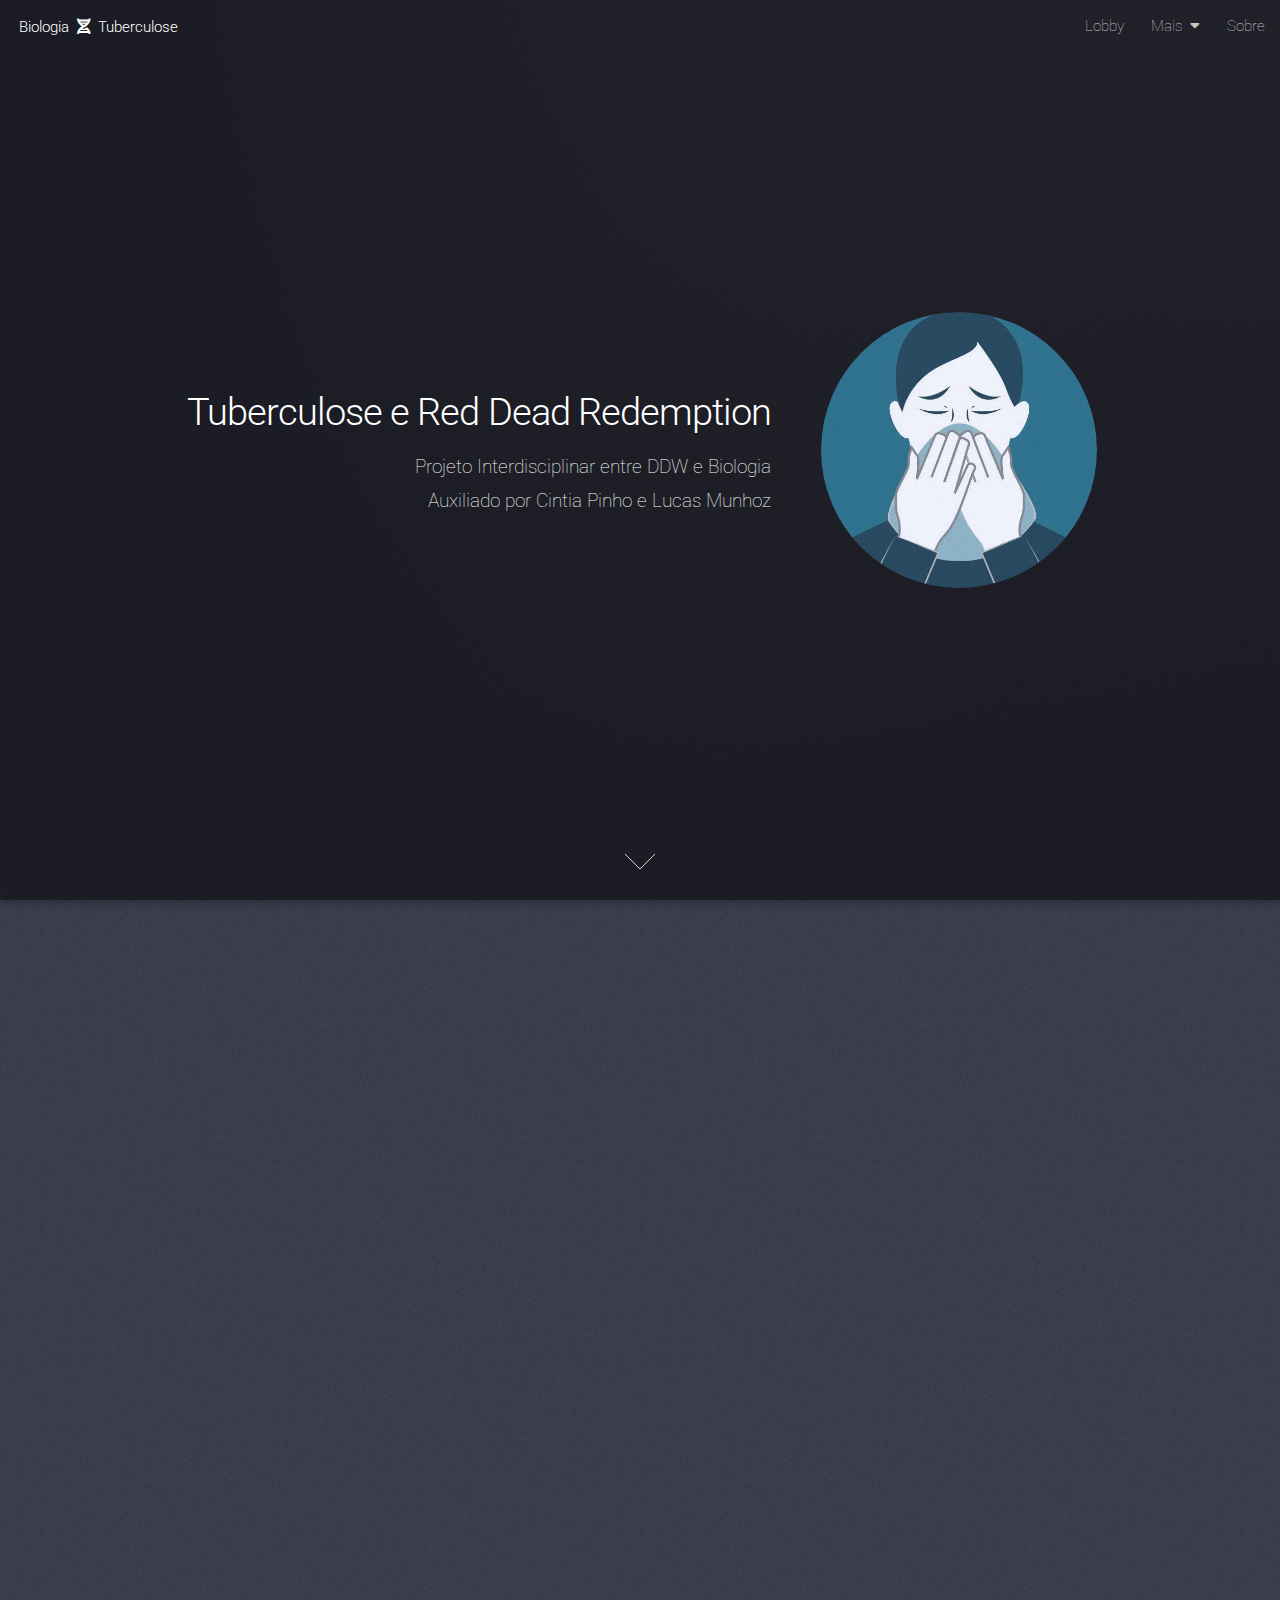
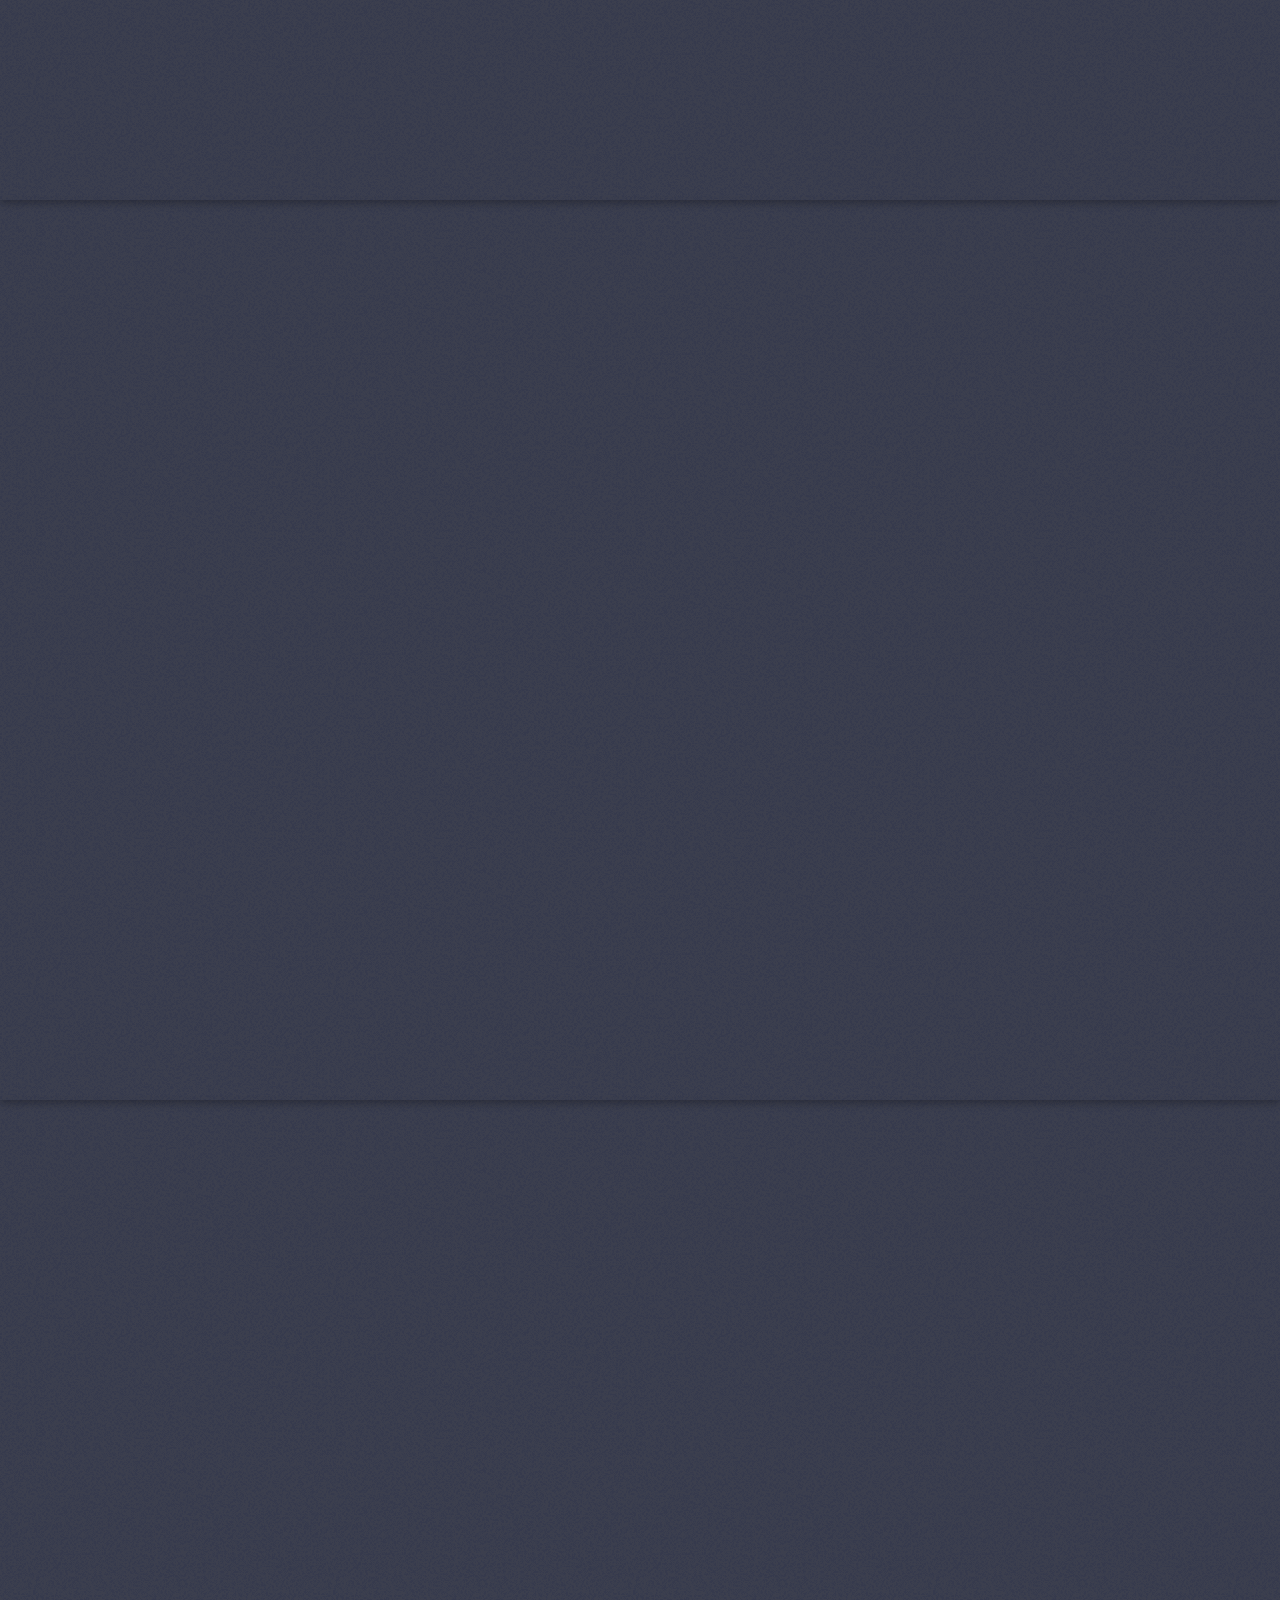
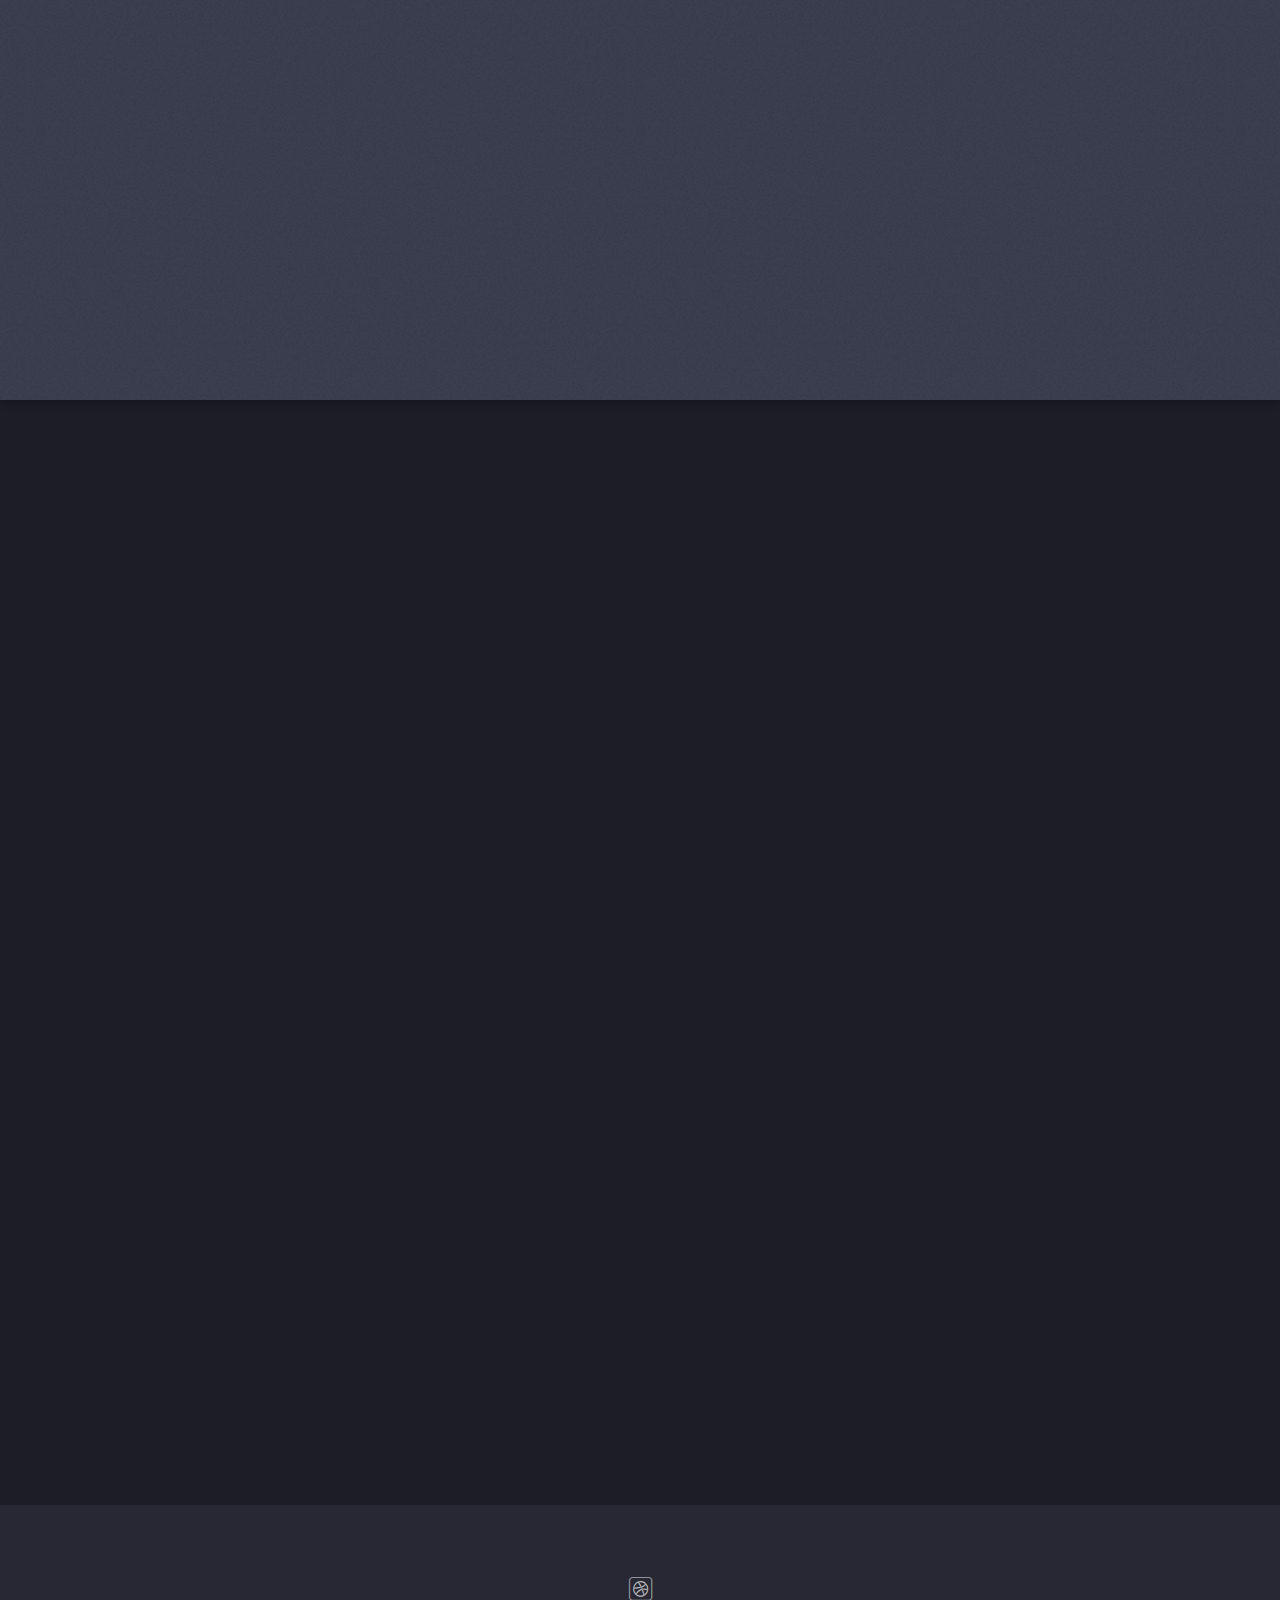
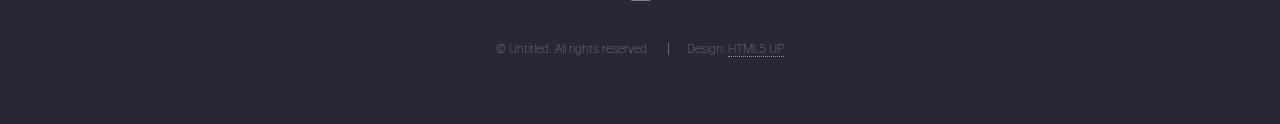
<file: biologia/index.html>
<!DOCTYPE HTML>
<!--
	Landed by HTML5 UP
	html5up.net | @ajlkn
	Free for personal and commercial use under the CCA 3.0 license (html5up.net/license)
-->
<html lang="pt-br">
	<head>
		<title>Biologia - Tuberculose</title>
		<meta charset="utf-8" />
		<meta name="viewport" content="width=device-width, initial-scale=1, user-scalable=no" />
		<link rel="stylesheet" href="assets/css/main.css" />
		<noscript><link rel="stylesheet" href="assets/css/noscript.css" /></noscript>

		<link rel="icon" href="images/bacterium-solid.svg">

		<style>
			.major .actions {
				display: flex;
				align-items: center;
				justify-content: center;
			}
		</style>
	</head>
	<body class="is-preload landing">
		<div id="page-wrapper">

			<!-- Header -->
				<header id="header">
					<h1 id="logo"><a href="index.html">Biologia &nbsp;<i class="icon solid fa-dna"></i>&nbsp; Tuberculose</a></h1>
					<nav id="nav">
						<ul>
							<li><a href="../index.html">Lobby</a></li>
							<li>
								<a href="#">Mais &nbsp;<i class="fas fa-caret-down"></i></a>
								<ul>
									<li><a href="left-sidebar.html">Origem Dados e Evolução</a></li>
									<li><a href="right-sidebar.html">Tuberculose Em Red Dead 2</a></li>
									<li><a href="no-sidebar.html">Principais Sintomas</a></li>
									<li><a href="elements.html">Galeria e Estatisticas</a></li>
								</ul>
							</li>
							<li><a href="sobre.html">Sobre</a></li>
							<!--<li><a href="#" class="button primary">Sign Up</a></li>-->
						</ul>
					</nav>
				</header>

			<!-- Banner -->
				<section id="banner">
					<div class="content">
						<header>
							<h2>Tuberculose e Red Dead Redemption</h2>
							<p>Projeto Interdisciplinar entre DDW e Biologia<br />
							Auxiliado por Cintia Pinho e Lucas Munhoz</p>
						</header>
						<span class="image"><img src="images/tossindo.jpg" alt="" /></span>
					</div>
					<a href="#one" class="goto-next scrolly">Next</a>
				</section>

			<!-- One -->
				<section id="one" class="spotlight style1 bottom">
					<span class="image fit main"><img src="images/B1.png" alt="" /></span>
					<div class="content">
						<div class="container">
							<div class="row">
								<div class="col-4 col-12-medium">
									<header>
										<h2>Um Projeto Interdisciplinar</h2>
										<p>Sobre a Tuberculose e Um elemento cultural que a apresente</p>
									</header>
								</div>
								<div class="col-4 col-12-medium">
									<p>O projeto possui o intuito de apresentar informaçoes sobre um dos tipos de doenças causada por bacterias:
									a tuberculose, tal como apresentar um elemento cultural que contenha a doença, servindo como projeto de avaliação para as materias de Biologia, DDW e Educação Fisica</p>
								</div>
								<!-- <div class="col-4 col-12-medium">
									<p>Morbi enim nascetur et placerat lorem sed iaculis neque ante
									adipiscing adipiscing metus massa. Blandit orci porttitor semper.
									Arcu phasellus tortor enim mi mi nisi praesent adipiscing. Integer
									mi sed nascetur cep aliquet augue varius tempus. Feugiat lorem
									ipsum dolor nullam.</p>
								</div> -->
							</div>
						</div>
					</div>
					<a href="#two" class="goto-next scrolly">Next</a>
				</section>

			<!-- Two -->
				<section id="two" class="spotlight style2 right">
					<span class="image fit main"><img src="images/tosse.jpg" alt="" /></span>
					<div class="content">
						<header>
							<h2>Tuberculose</h2>
							<p>Uma doença pulmonar sendo uma das mais infeciosas do mundo</p>
						</header>
						<p>Surgiu há milhares de anos na África, coevoluindo com nossos ancestrais, se adaptando ao nosso organismo, contaminando e causando milhões de mortes durante vários episódios da história, atacando principalmente os pulmões e alguns outros órgãos do corpo. Ela é capaz de se propagar facilmente, sendo mortal caso não seja diagnosticada precocemente e tratada o mais rápido possível.</p>
						<ul class="actions">
							<li><a href="left-sidebar.html" class="button">Ver Mais</a></li>
						</ul>
					</div>
					<a href="#three" class="goto-next scrolly">Next</a>
				</section>

			<!-- Three -->
				<section id="three" class="spotlight style3 left">
					<span class="image fit main bottom"><img src="images/RD.jpg" alt="" /></span>
					<div class="content">
						<header>
							<h2>Tuberculose em RD2</h2>
							<p>A doença é presente no jogo, desempenhando um grande papel na historia.</p>
						</header>
						<p>O jogo acaba mostrando a historia de um personagem com tuberculose em um nivel terminal no meio do velho oeste, onde alem de ter de realizar missoes tipicas de um jogo de velho oeste, tem de enfrentar uma doença que o consome cada vez mais.</p>
						<ul class="actions">
							<li><a href="right-sidebar.html" class="button">Ver Mais</a></li>
						</ul>
					</div>
					<a href="#four" class="goto-next scrolly">Next</a>
				</section>

			<!-- Four -->
				<section id="four" class="wrapper style1 special fade-up">
					<div class="container">
						<header class="major">
							<h2>Dados e estatisticas da doença</h2>
							<p>Ao decorrer dos surtos de tuberculose foi sendo bem diversas as situações ocorridas a seguir</p>
							<ul class="actions">
								<li><a href="elements.html" class="button">Ver Mais</a></li>
							</ul>
						</header>
						<div class="box alt">
							<div class="row gtr-uniform">
								<section class="col-4 col-6-medium col-12-xsmall">
									<span class="icon solid alt major fa-hourglass-start"></span>
									<h3>Origem</h3>
									<p>A tuberculose surgiu a mais de 70.000 anos atrás no continente africano, a doença sempre teve os surtos em locais como vilarejos e tribos.</p>
								</section>
								<section class="col-4 col-6-medium col-12-xsmall">
									<span class="icon solid alt major fa-chart-area"></span>
									<h3>Estatisticas de mortes</h3>
									<p>A tuberculose é uma das doenças contagiosas mais letais, sendo 1 bilhão de mortes. O continente africano foi o que mais sofreu.</p>
								</section>
								<section class="col-4 col-6-medium col-12-xsmall">
									<span class="icon solid alt major fa-skull-crossbones"></span>
									<h3>Mortes de tuberculose no Século XXI</h3>
									<p>Após os contágios da AIDS, as mortes por Tuberculose no século XXI aumentaram bastante, sendo 13 milhões.</p>
								</section>
								<section class="col-4 col-6-medium col-12-xsmall">
									<span class="icon solid alt major fa-globe-americas"></span>
									<h3>Tuberculose no Brasil</h3>
									<p>O Brasil registra 200 casos de Tuberculose por dia, controlando bastante esse processo por meio de campanhas.</p>
								</section>
								<section class="col-4 col-6-medium col-12-xsmall">
									<span class="icon solid alt major fa-plus-square"></span>
									<h3>Cura no Brasil</h3>
									<p>Nesses últimos anos o porcentual de cura da tuberculose no Brasil cresceu constantemente e o objetivo é alcançar 85% de taxa de cura para evitar surtos de epidemiologias em outros locais.</p>
								</section>
								<section class="col-4 col-6-medium col-12-xsmall">
									<span class="icon solid alt major fa-users"></span>
									<h3>Campanhas</h3>
									<p>É muito comum campanhas contra a Tuberculose, principalmente no Brasil, incentivando as pessoas e mostrando como é possível a cura.</p>
								</section>
							</div>
						</div> 
						<footer class="major">
							<ul class="actions special">
								<li id="scroll"><a href="#page-wrapper" class="button" title="voltar ao topo"><i class="icon solid fa fa-angle-double-up"></i></a></li>
							</ul>
						</footer>
					</div>
				</section>

			<!-- Five -->

			<!-- Footer -->
				<footer id="footer">
					<ul class="icons">
						<li><a href="../ed.fisica/index.html" class="icon brands alt fa-dribbble-square" title="Site de Ed. Física - Esportes Adaptáveis"><span class="label">Biologia</span></a></li>
					</ul>
					<ul class="copyright">
						<li>&copy; Untitled. All rights reserved.</li><li>Design: <a href="http://html5up.net">HTML5 UP</a></li>
					</ul>
				</footer>

		</div>

		<!-- Scripts -->
			<script src="assets/js/jquery.min.js"></script>
			<script src="assets/js/jquery.scrolly.min.js"></script>
			<script src="assets/js/jquery.dropotron.min.js"></script>
			<script src="assets/js/jquery.scrollex.min.js"></script>
			<script src="assets/js/browser.min.js"></script>
			<script src="assets/js/breakpoints.min.js"></script>
			<script src="assets/js/util.js"></script>
			<script src="assets/js/main.js"></script>

	</body>
</html>
</file>
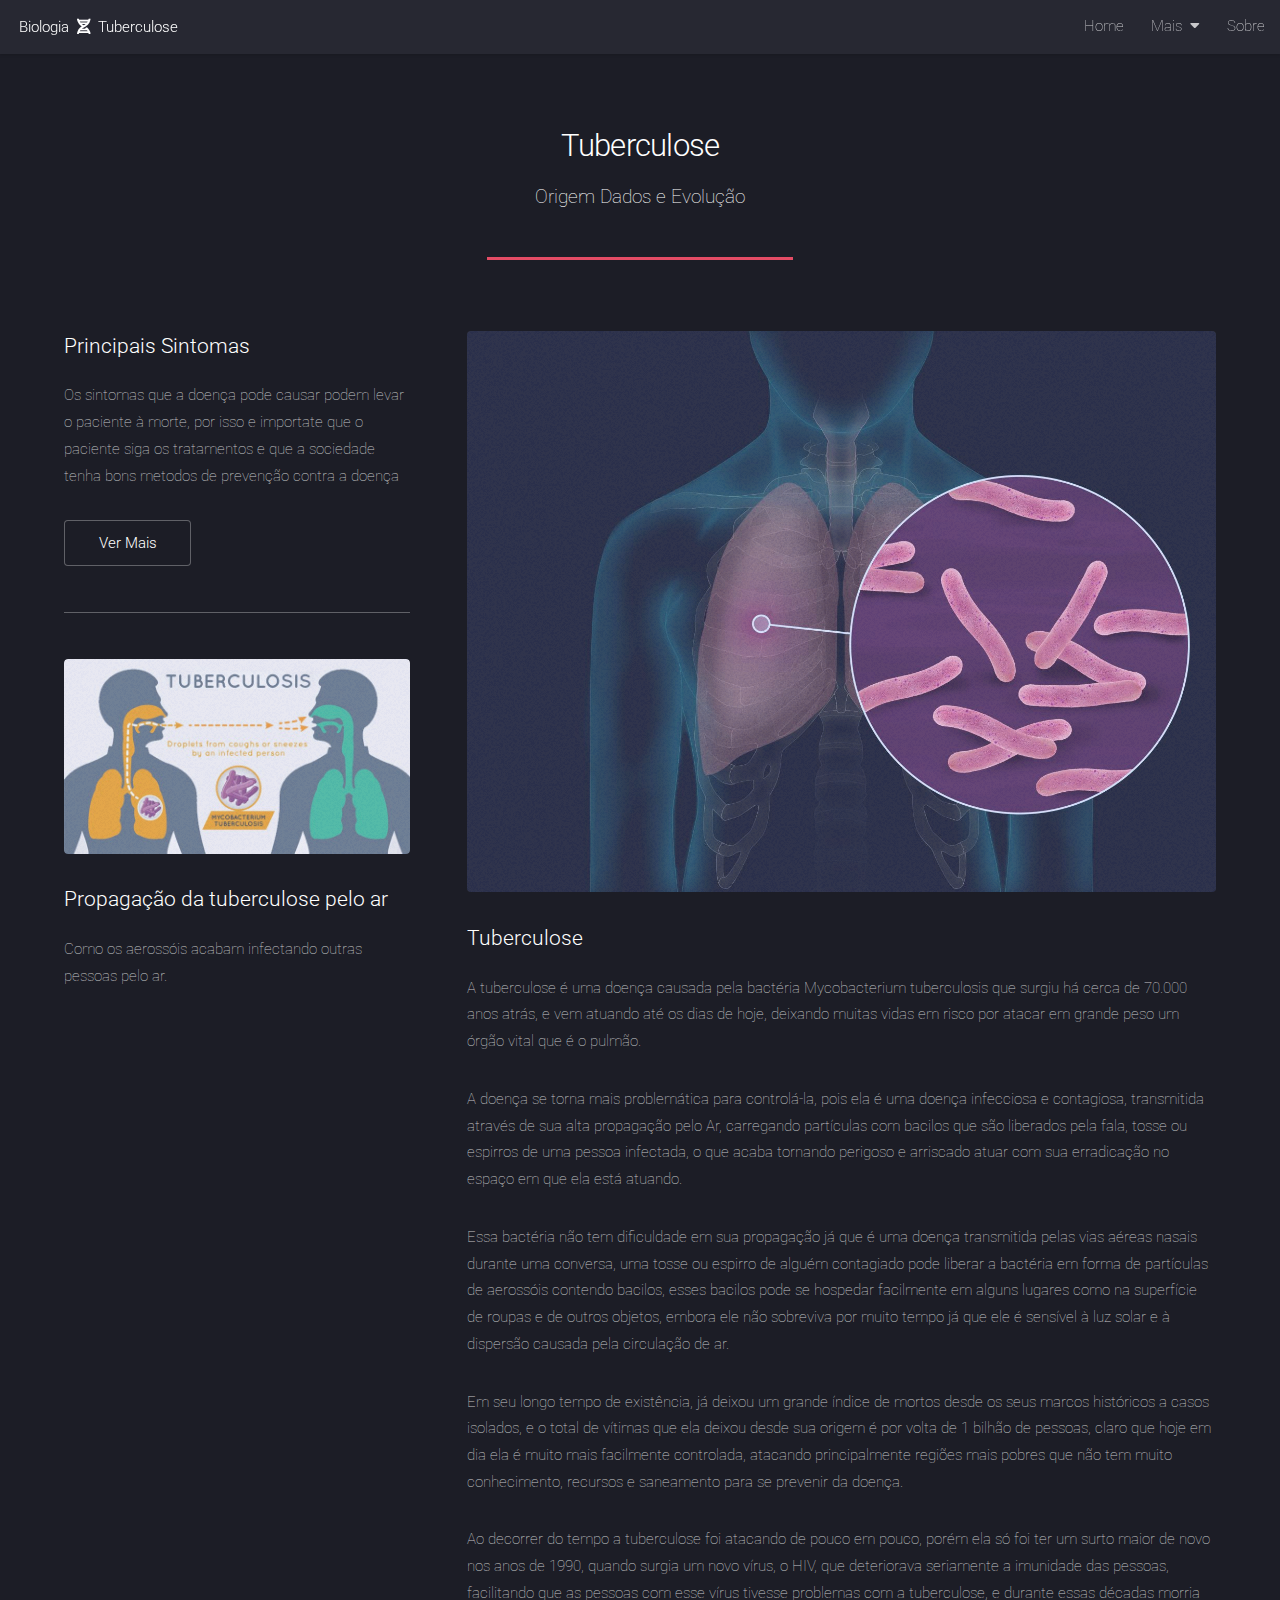
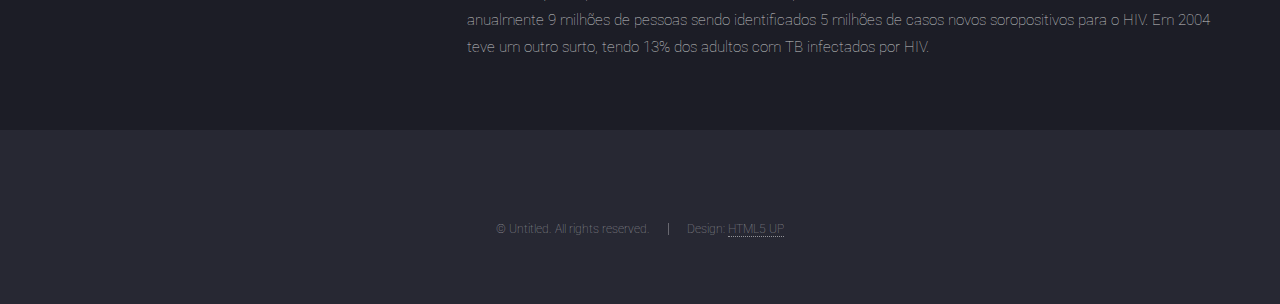
<file: biologia/left-sidebar.html>
<!DOCTYPE HTML>
<!--
	Landed by HTML5 UP
	html5up.net | @ajlkn
	Free for personal and commercial use under the CCA 3.0 license (html5up.net/license)
-->
<html>
	<head>
		<title>Tuberculose - Origem Dados e Evolução</title>
		<meta charset="utf-8" />
		<meta name="viewport" content="width=device-width, initial-scale=1, user-scalable=no" />
		<link rel="stylesheet" href="assets/css/main.css" />
		<noscript><link rel="stylesheet" href="assets/css/noscript.css" /></noscript>

		<link rel="icon" href="images/bacterium-solid.svg">
	</head>
	<body class="is-preload">
		<div id="page-wrapper">

			<!-- Header -->
				<header id="header">
					<h1 id="logo"><a href="index.html">Biologia &nbsp;<i class="icon solid fa-dna"></i>&nbsp; Tuberculose</a></h1>
					<nav id="nav">
						<ul>
							<li><a href="index.html">Home</a></li>
							<li>
								<a href="#">Mais &nbsp;<i class="fas fa-caret-down"></i></a>
								<ul>
									<li><a href="left-sidebar.html">Origem Dados e Evolução</a></li>
									<li><a href="right-sidebar.html">Tuberculose Em Red Dead 2</a></li>
									<li><a href="no-sidebar.html">Principais Sintomas</a></li>
									<li><a href="elements.html">Galeria e Estatisticas</a></li>
								</ul>
							</li>
							<li><a href="sobre.html">Sobre</a></li>
							<!--<li><a href="#" class="button primary">Sign Up</a></li>-->
						</ul>
					</nav>
				</header>

			<!-- Main -->
				<div id="main" class="wrapper style1">
					<div class="container">
						<header class="major">
							<h2>Tuberculose</h2>
							<p>Origem Dados e Evolução</p>
						</header>
						<div class="row gtr-150">
							<div class="col-4 col-12-medium">

								<!-- Sidebar -->
									<section id="sidebar">
										<section>
											<h3>Principais Sintomas</h3>
											<p>Os sintomas que a doença pode causar podem levar o paciente à morte, por isso e importate que o paciente siga os tratamentos e que a sociedade tenha bons metodos de prevenção contra a doença</p>
											<footer>
												<ul class="actions">
													<li><a href="no-sidebar.html" class="button">Ver Mais</a></li>
												</ul>
											</footer>
										</section>
										<hr />
										<section>
											<a href="#" class="image fit"><img src="images/Tuberculosis.jpg" alt="" /></a>
											<h3>Propagação da tuberculose pelo ar</h3>
											<p>Como os aerossóis acabam infectando outras pessoas pelo ar.</p>
											<!-- <footer>
												<ul class="actions">
													<li><a href="#" class="button">Ver Mais(em breve)</a></li>
												</ul>
											</footer> -->
										</section>
									</section>

							</div>
							<div class="col-8 col-12-medium imp-medium">

								<!-- Content -->
									<section id="content">
										<a href="#" class="image fit"><img src="images/pulmao.jpg" alt="" /></a>
										<h3>Tuberculose</h3>

										<p>
												A tuberculose é uma doença causada pela bactéria Mycobacterium tuberculosis que surgiu há cerca de 70.000 anos atrás, e vem atuando até os dias de hoje, deixando muitas vidas em risco por atacar em grande peso um órgão vital que é o pulmão.
										</p>
										<p>
												A doença se torna mais problemática para controlá-la, pois ela é uma doença infecciosa e contagiosa, transmitida através de sua alta propagação pelo Ar, carregando partículas com bacilos que são liberados pela fala, tosse ou espirros de uma pessoa infectada, o que acaba tornando perigoso e arriscado atuar com sua erradicação no espaço em que ela está atuando.
										</p>
										<p>
												Essa bactéria não tem dificuldade em sua propagação já que é uma doença transmitida pelas vias aéreas nasais durante uma conversa, uma tosse ou espirro de alguém contagiado pode liberar a bactéria em forma de partículas de aerossóis contendo bacilos, esses bacilos pode se hospedar facilmente em alguns lugares como na superfície de roupas e de outros objetos, embora ele não sobreviva por muito tempo já que ele é sensível à luz solar e à dispersão causada pela circulação de ar.
										</p>
										<p>
												Em seu longo tempo de existência, já deixou um grande índice de mortos desde os seus marcos históricos a casos isolados, e o total de vítimas que ela deixou desde sua origem é por volta de 1 bilhão de pessoas, claro que hoje em dia ela é muito mais facilmente controlada, atacando principalmente regiões mais pobres que não tem muito conhecimento, recursos e saneamento para se prevenir da doença.
										</p>
										<p>
												Ao decorrer do tempo a tuberculose foi atacando de pouco em pouco, porém ela só foi ter um surto maior de novo nos anos de 1990, quando surgia um novo vírus, o HIV, que deteriorava seriamente a imunidade das pessoas, facilitando que as pessoas com esse vírus tivesse problemas com a tuberculose, e durante essas décadas morria anualmente 9 milhões de pessoas sendo identificados 5 milhões de casos novos soropositivos para o HIV. Em 2004 teve um outro surto, tendo 13% dos adultos com TB infectados por HIV.
										</p>
									</section>

							</div>
						</div>
					</div>
				</div>

			<!-- Footer -->
				<footer id="footer">
					<ul class="copyright">
						<li>&copy; Untitled. All rights reserved.</li><li>Design: <a href="http://html5up.net">HTML5 UP</a></li>
					</ul>
				</footer>

		</div>

		<!-- Scripts -->
			<script src="assets/js/jquery.min.js"></script>
			<script src="assets/js/jquery.scrolly.min.js"></script>
			<script src="assets/js/jquery.dropotron.min.js"></script>
			<script src="assets/js/jquery.scrollex.min.js"></script>
			<script src="assets/js/browser.min.js"></script>
			<script src="assets/js/breakpoints.min.js"></script>
			<script src="assets/js/util.js"></script>
			<script src="assets/js/main.js"></script>

	</body>
</html>
</file>
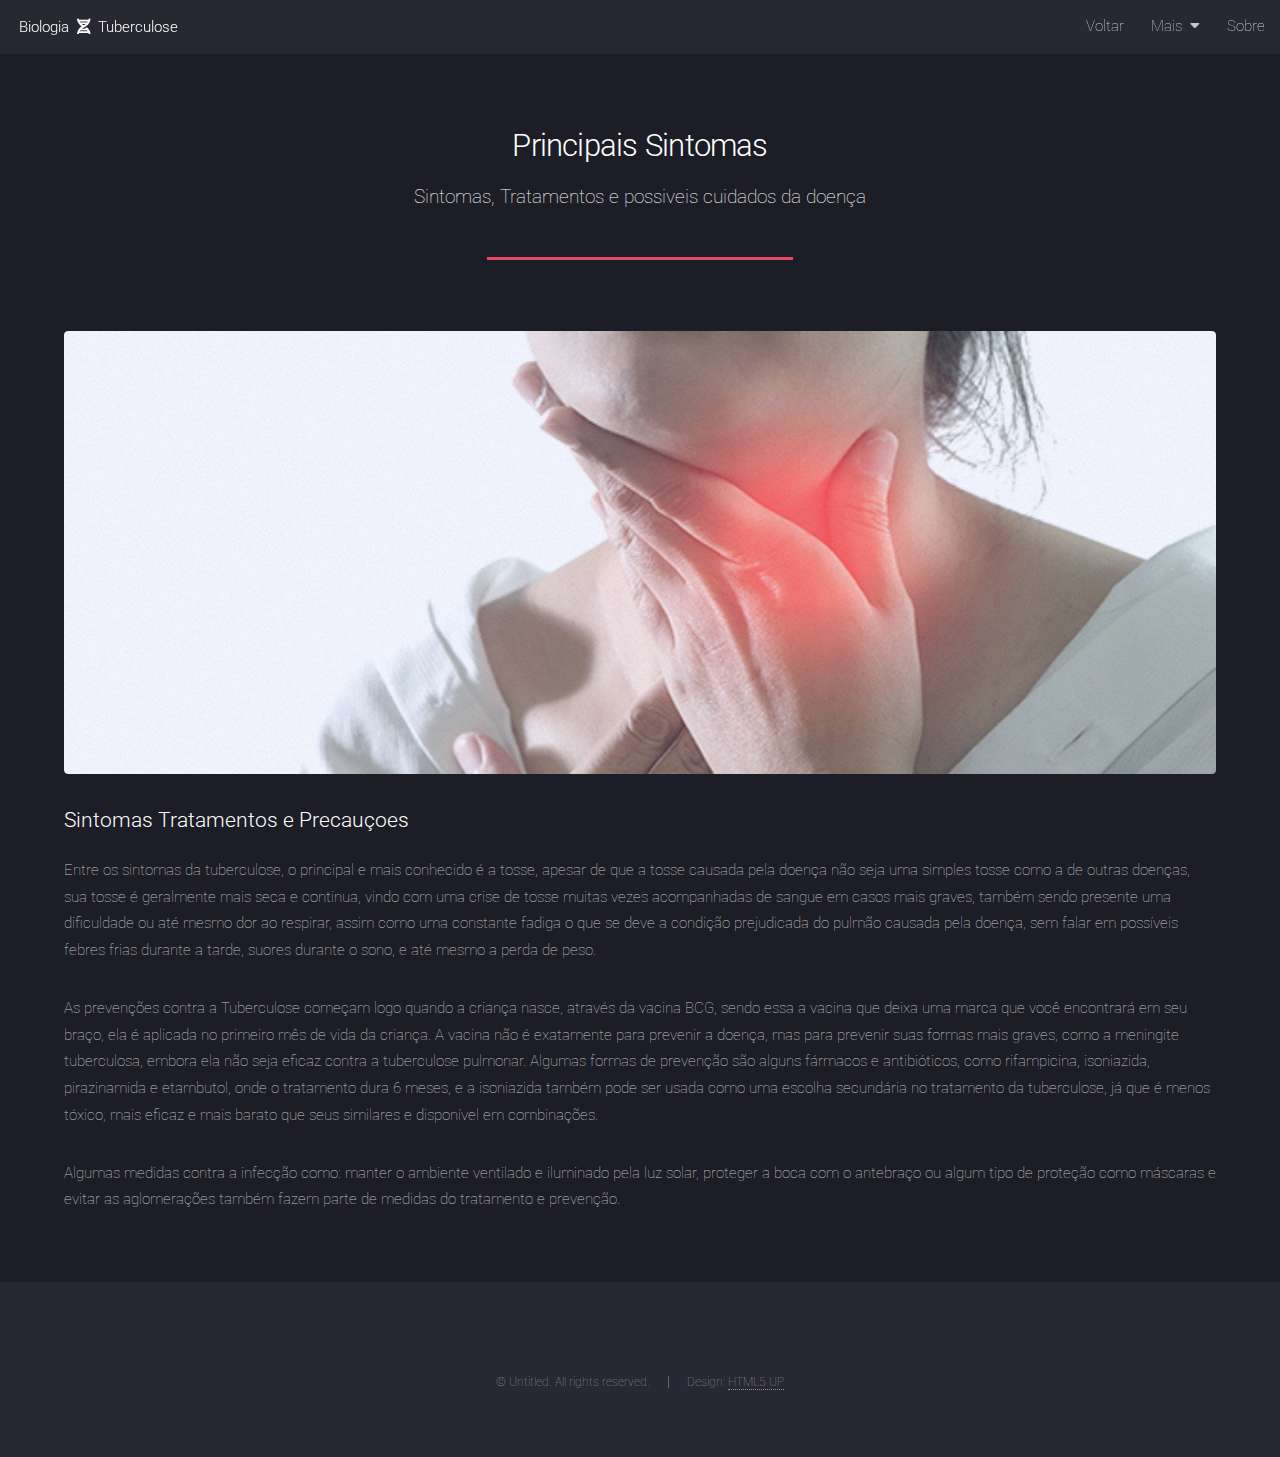
<file: biologia/no-sidebar.html>
<!DOCTYPE HTML>
<!--
	Landed by HTML5 UP
	html5up.net | @ajlkn
	Free for personal and commercial use under the CCA 3.0 license (html5up.net/license)
-->
<html>
	<head>
		<title>Tuberculose - Principais Sintomas</title>
		<meta charset="utf-8" />
		<meta name="viewport" content="width=device-width, initial-scale=1, user-scalable=no" />
		<link rel="stylesheet" href="assets/css/main.css" />
		<noscript><link rel="stylesheet" href="assets/css/noscript.css" /></noscript>

		<link rel="icon" href="images/bacterium-solid.svg">
	</head>
	<body class="is-preload">
		<div id="page-wrapper">

			<!-- Header -->
				<header id="header">
					<h1 id="logo"><a href="index.html">Biologia &nbsp;<i class="icon solid fa-dna"></i>&nbsp; Tuberculose</a></h1>
					<nav id="nav">
						<ul>
							<li><a href="left-sidebar.html">Voltar</a></li>
							<li>
								<a href="#">Mais &nbsp;<i class="fas fa-caret-down"></i></a>
								<ul>
									<li><a href="left-sidebar.html">Origem Dados e Evolução</a></li>
									<li><a href="right-sidebar.html">Tuberculose Em Red Dead 2</a></li>
									<li><a href="no-sidebar.html">Principais Sintomas</a></li>
									<li><a href="elements.html">Galeria e Estatisticas</a></li>
								</ul>
							</li>
							<li><a href="sobre.html">Sobre</a></li>
							<!--<li><a href="#" class="button primary">Sign Up</a></li>-->
						</ul>
					</nav>
				</header>

			<!-- Main -->
				<div id="main" class="wrapper style1">
					<div class="container">
						<header class="major">
							<h2>Principais Sintomas</h2>
							<p>Sintomas, Tratamentos e possiveis cuidados da doença</p>
						</header>

						<!-- Content -->
							<section id="content">
								<a href="#" class="image fit"><img src="images/sintomas.png" alt="" /></a>
								<h3>Sintomas Tratamentos e Precauçoes</h3>
								<p>Entre os sintomas da tuberculose, o principal e mais conhecido é a tosse, apesar de que a tosse causada pela doença não seja uma simples tosse como a de outras doenças, sua tosse é geralmente mais seca e continua, vindo com uma crise de tosse muitas vezes acompanhadas de sangue em casos mais graves, também sendo presente uma dificuldade ou até mesmo dor ao respirar, assim como uma constante fadiga o que se deve a condição prejudicada do pulmão causada pela doença, sem falar em possíveis febres frias durante a tarde, suores durante o sono, e até mesmo a perda de peso. </p>

								<!--<p>Vestibulum diam quam, mollis at consectetur non, malesuada quis augue. Morbi tincidunt pretium interdum. Morbi mattis elementum orci, nec dictum porta cursus justo. Quisque ultricies lorem in ligula condimentum, et egestas turpis sagittis. Cras ac nunc urna. Nullam eget lobortis purus. Phasellus vitae tortor non est placerat tristique faucibus magna adipiscing aliquet blandit nisi dolor accumsan nascetur lorem. Vis enim. Curae. Mi arcu vis aliquam ipsum non accumsan ac mi faucibus amet eu accumsan erat interdum semper accumsan. Eu sagittis tellus accumsan neque lorem penatibus in porttitor. Vivamus commodo curae. Condimentum lobortis praesent id ac lorem. Lorem vis ipsum dolor feugiat consequat dolore adipiscing.</p>-->

								<p>As prevenções contra a Tuberculose começam logo quando a criança nasce, através da vacina BCG, sendo essa a vacina que deixa uma marca que você encontrará em seu braço, ela é aplicada no primeiro mês de vida da criança. A vacina não é exatamente para prevenir a doença, mas para prevenir suas formas mais graves, como a meningite tuberculosa, embora ela não seja eficaz contra a tuberculose pulmonar. Algumas formas de prevenção são alguns fármacos e antibióticos, como rifampicina, isoniazida, pirazinamida e etambutol, onde o tratamento dura 6 meses, e a isoniazida também pode ser usada como uma escolha secundária no tratamento da tuberculose, já que é menos tóxico, mais eficaz e mais barato que seus similares e disponível em combinações.</p>
								<p>Algumas medidas contra a infecção como: manter o ambiente ventilado e iluminado pela luz solar, proteger a boca com o antebraço ou algum tipo de proteção como máscaras e evitar as aglomerações também fazem parte de medidas do tratamento e prevenção.</p>
							</section>

					</div>
				</div>

			<!-- Footer -->
				<footer id="footer">
					<ul class="copyright">
						<li>&copy; Untitled. All rights reserved.</li><li>Design: <a href="http://html5up.net">HTML5 UP</a></li>
					</ul>
				</footer>

		</div>

		<!-- Scripts -->
			<script src="assets/js/jquery.min.js"></script>
			<script src="assets/js/jquery.scrolly.min.js"></script>
			<script src="assets/js/jquery.dropotron.min.js"></script>
			<script src="assets/js/jquery.scrollex.min.js"></script>
			<script src="assets/js/browser.min.js"></script>
			<script src="assets/js/breakpoints.min.js"></script>
			<script src="assets/js/util.js"></script>
			<script src="assets/js/main.js"></script>

	</body>
</html>
</file>
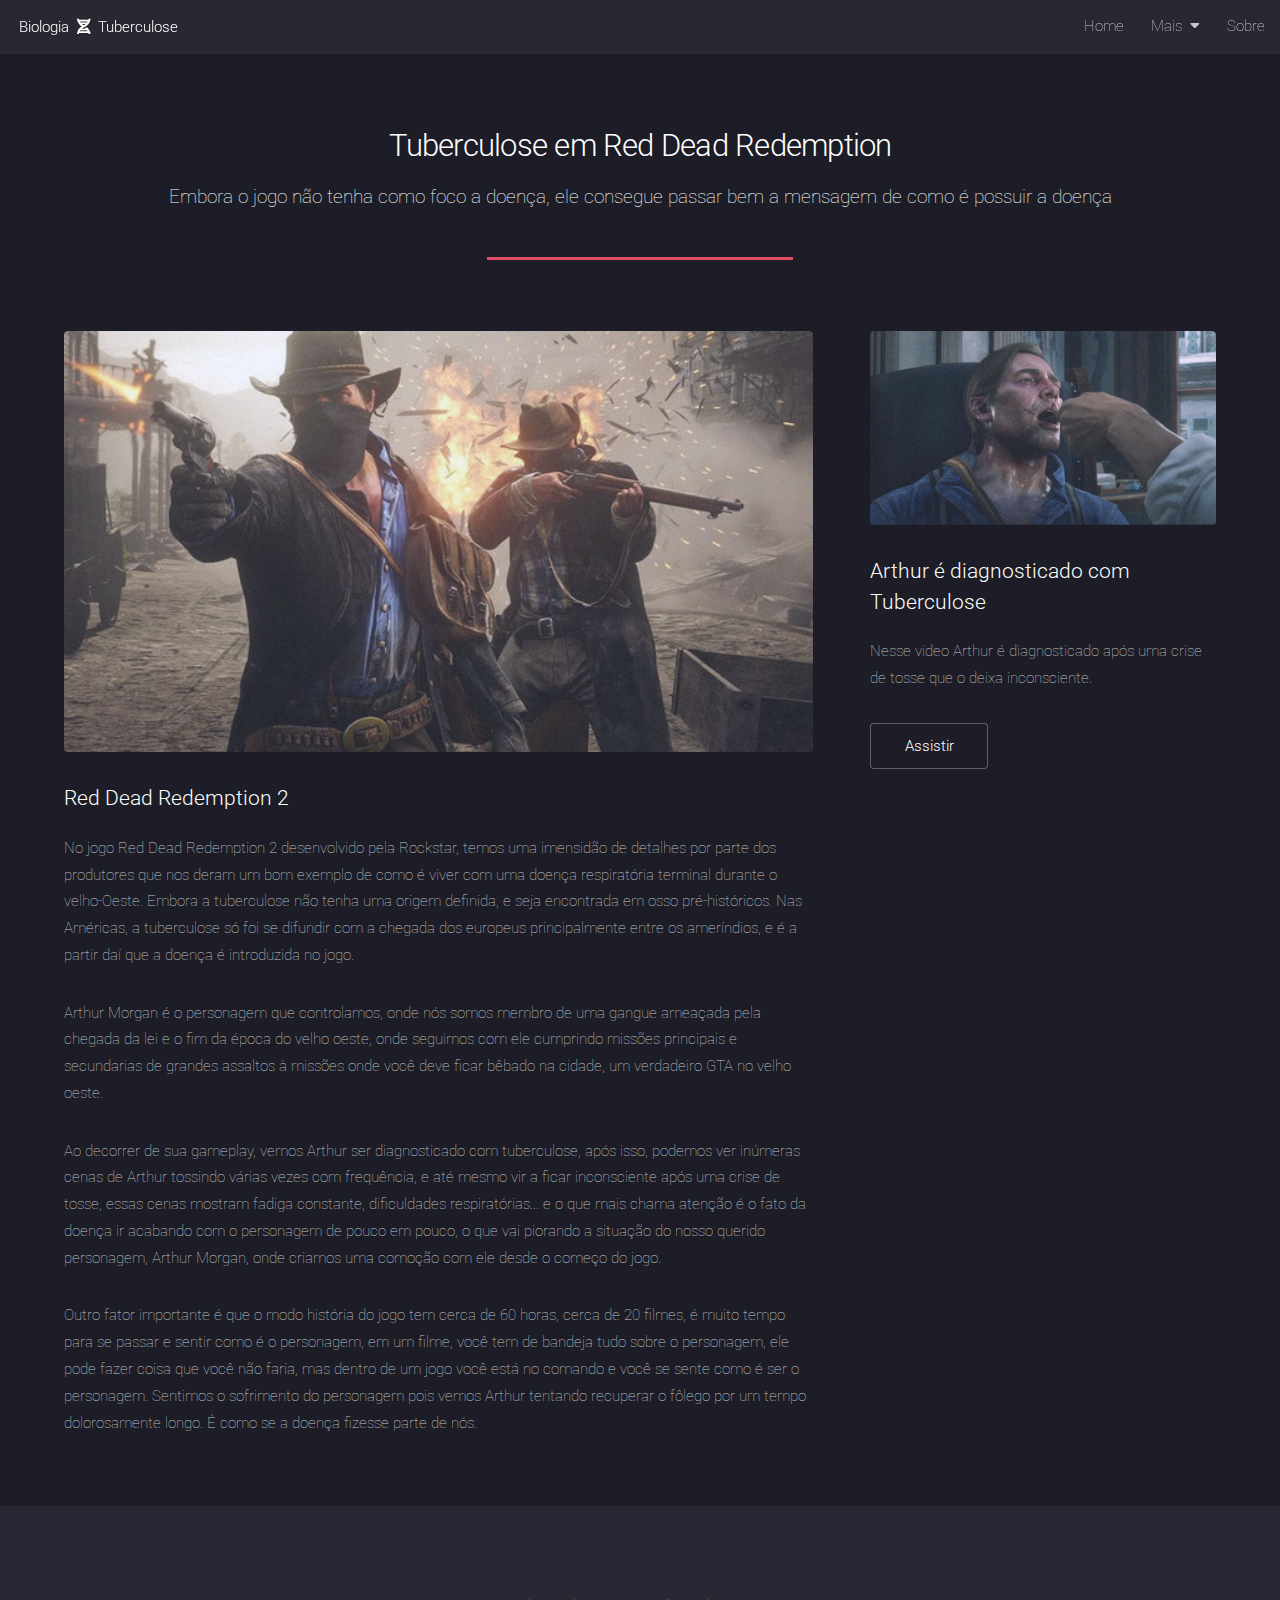
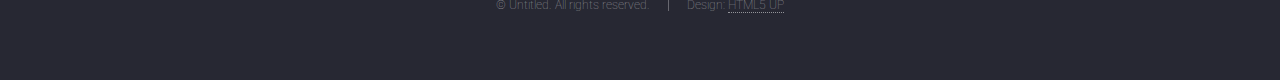
<file: biologia/right-sidebar.html>
<!DOCTYPE HTML>
<!--
	Landed by HTML5 UP
	html5up.net | @ajlkn
	Free for personal and commercial use under the CCA 3.0 license (html5up.net/license)
-->
<html>
	<head>
		<title>Tuberculose - Red Dead 2</title>
		<meta charset="utf-8" />
		<meta name="viewport" content="width=device-width, initial-scale=1, user-scalable=no" />
		<link rel="stylesheet" href="assets/css/main.css" />
		<noscript><link rel="stylesheet" href="assets/css/noscript.css" /></noscript>

		<link rel="icon" href="images/bacterium-solid.svg">
	</head>
	<body class="is-preload">
		<div id="page-wrapper">

			<!-- Header -->
				<header id="header">
					<h1 id="logo"><a href="index.html">Biologia &nbsp;<i class="icon solid fa-dna"></i>&nbsp; Tuberculose</a></h1>
					<nav id="nav">
						<ul>
							<li><a href="index.html">Home</a></li>
							<li>
								<a href="#">Mais &nbsp;<i class="fas fa-caret-down"></i></a>
								<ul>
									<li><a href="left-sidebar.html">Origem Dados e Evolução</a></li>
									<li><a href="right-sidebar.html">Tuberculose Em Red Dead 2</a></li>
									<li><a href="no-sidebar.html">Principais Sintomas</a></li>
									<li><a href="elements.html">Galeria e Estatisticas</a></li>
								</ul>
							</li>
							<li><a href="sobre.html">Sobre</a></li>
							<!--<li><a href="#" class="button primary">Sign Up</a></li>-->
						</ul>
					</nav>
				</header>

			<!-- Main -->
				<div id="main" class="wrapper style1">
					<div class="container">
						<header class="major">
							<h2>Tuberculose em Red Dead Redemption</h2>
							<p>Embora o jogo não tenha como foco a doença, ele consegue passar bem a mensagem de como é possuir a doença</p>
						</header>
						<div class="row gtr-150">
							<div class="col-8 col-12-medium">

								<!-- Content -->
									<section id="content">
										<a href="#" class="image fit"><img src="images/RD22.png" alt="" /></a>
										<h3>Red Dead Redemption 2</h3>
										<p>No jogo Red Dead Redemption 2 desenvolvido pela Rockstar, temos uma imensidão de detalhes por parte dos produtores que nos deram um bom exemplo de como é viver com uma doença respiratória terminal durante o velho-Oeste. Embora a tuberculose não tenha uma origem definida, e seja encontrada em osso pré-históricos. Nas Américas, a tuberculose só foi se difundir com a chegada dos europeus principalmente entre os ameríndios, e é a partir daí que a doença é introduzida no jogo.</p>

										<p>Arthur Morgan é o personagem que controlamos, onde nós somos membro de uma gangue ameaçada pela chegada da lei e o fim da época do velho oeste, onde seguimos com ele cumprindo missões principais e secundarias de grandes assaltos à missões onde você deve ficar bêbado na cidade, um verdadeiro GTA no velho oeste.</p>

										<p>Ao decorrer de sua gameplay, vemos Arthur ser diagnosticado com tuberculose, após isso, podemos ver inúmeras cenas de Arthur tossindo várias vezes com frequência, e até mesmo vir a ficar inconsciente após uma crise de tosse, essas cenas mostram fadiga constante, dificuldades respiratórias... e o que mais chama atenção é o fato da doença ir acabando com o personagem de pouco em pouco, o  que vai piorando a situação do nosso querido personagem, Arthur Morgan, onde criamos uma comoção com ele desde o começo do jogo. </p>

										<p>Outro fator importante é que o modo história do jogo tem cerca de 60 horas, cerca de 20 filmes, é muito tempo para se passar e sentir como é o personagem, em um filme, você tem de bandeja tudo sobre o personagem, ele pode fazer coisa que você não faria, mas dentro de um jogo você está no comando e você se sente como é ser o personagem. Sentimos o sofrimento do personagem pois vemos Arthur tentando recuperar o fôlego por um tempo dolorosamente longo. É como se a doença fizesse parte de nós. </p>
									</section>

							</div>
							<div class="col-4 col-12-medium">

								<!-- Sidebar -->
									<section id="sidebar">
										<!-- <section>
											<h3>Magna Feugiat</h3>
											<p>Sed tristique purus vitae volutpat commodo suscipit amet sed nibh. Proin a ullamcorper sed blandit. Sed tristique purus vitae volutpat commodo suscipit ullamcorper commodo suscipit amet sed nibh. Proin a ullamcorper sed blandit..</p>
											<footer>
												<ul class="actions">
													<li><a href="#" class="button">Learn More</a></li>
												</ul>
											</footer>
										</section>
										<hr /> -->
										<section>
											<a href="https://www.youtube.com/watch?v=mv0d5_UuTn4." class="image fit"><img src="images/RD2.jpg" alt="" /></a>
											<h3>Arthur é diagnosticado com Tuberculose</h3>
											<p>Nesse video Arthur é diagnosticado após uma crise de tosse que o deixa inconsciente.</p>
											<footer>
												<ul class="actions">
													<li><a href="https://www.youtube.com/watch?v=mv0d5_UuTn4." class="button">Assistir</a></li>
												</ul>
											</footer>
										</section>
									</section>

							</div>
						</div>
					</div>
				</div>

			<!-- Footer -->
				<footer id="footer">
					<ul class="copyright">
						<li>&copy; Untitled. All rights reserved.</li><li>Design: <a href="http://html5up.net">HTML5 UP</a></li>
					</ul>
				</footer>

		</div>

		<!-- Scripts -->
			<script src="assets/js/jquery.min.js"></script>
			<script src="assets/js/jquery.scrolly.min.js"></script>
			<script src="assets/js/jquery.dropotron.min.js"></script>
			<script src="assets/js/jquery.scrollex.min.js"></script>
			<script src="assets/js/browser.min.js"></script>
			<script src="assets/js/breakpoints.min.js"></script>
			<script src="assets/js/util.js"></script>
			<script src="assets/js/main.js"></script>

	</body>
</html>
</file>
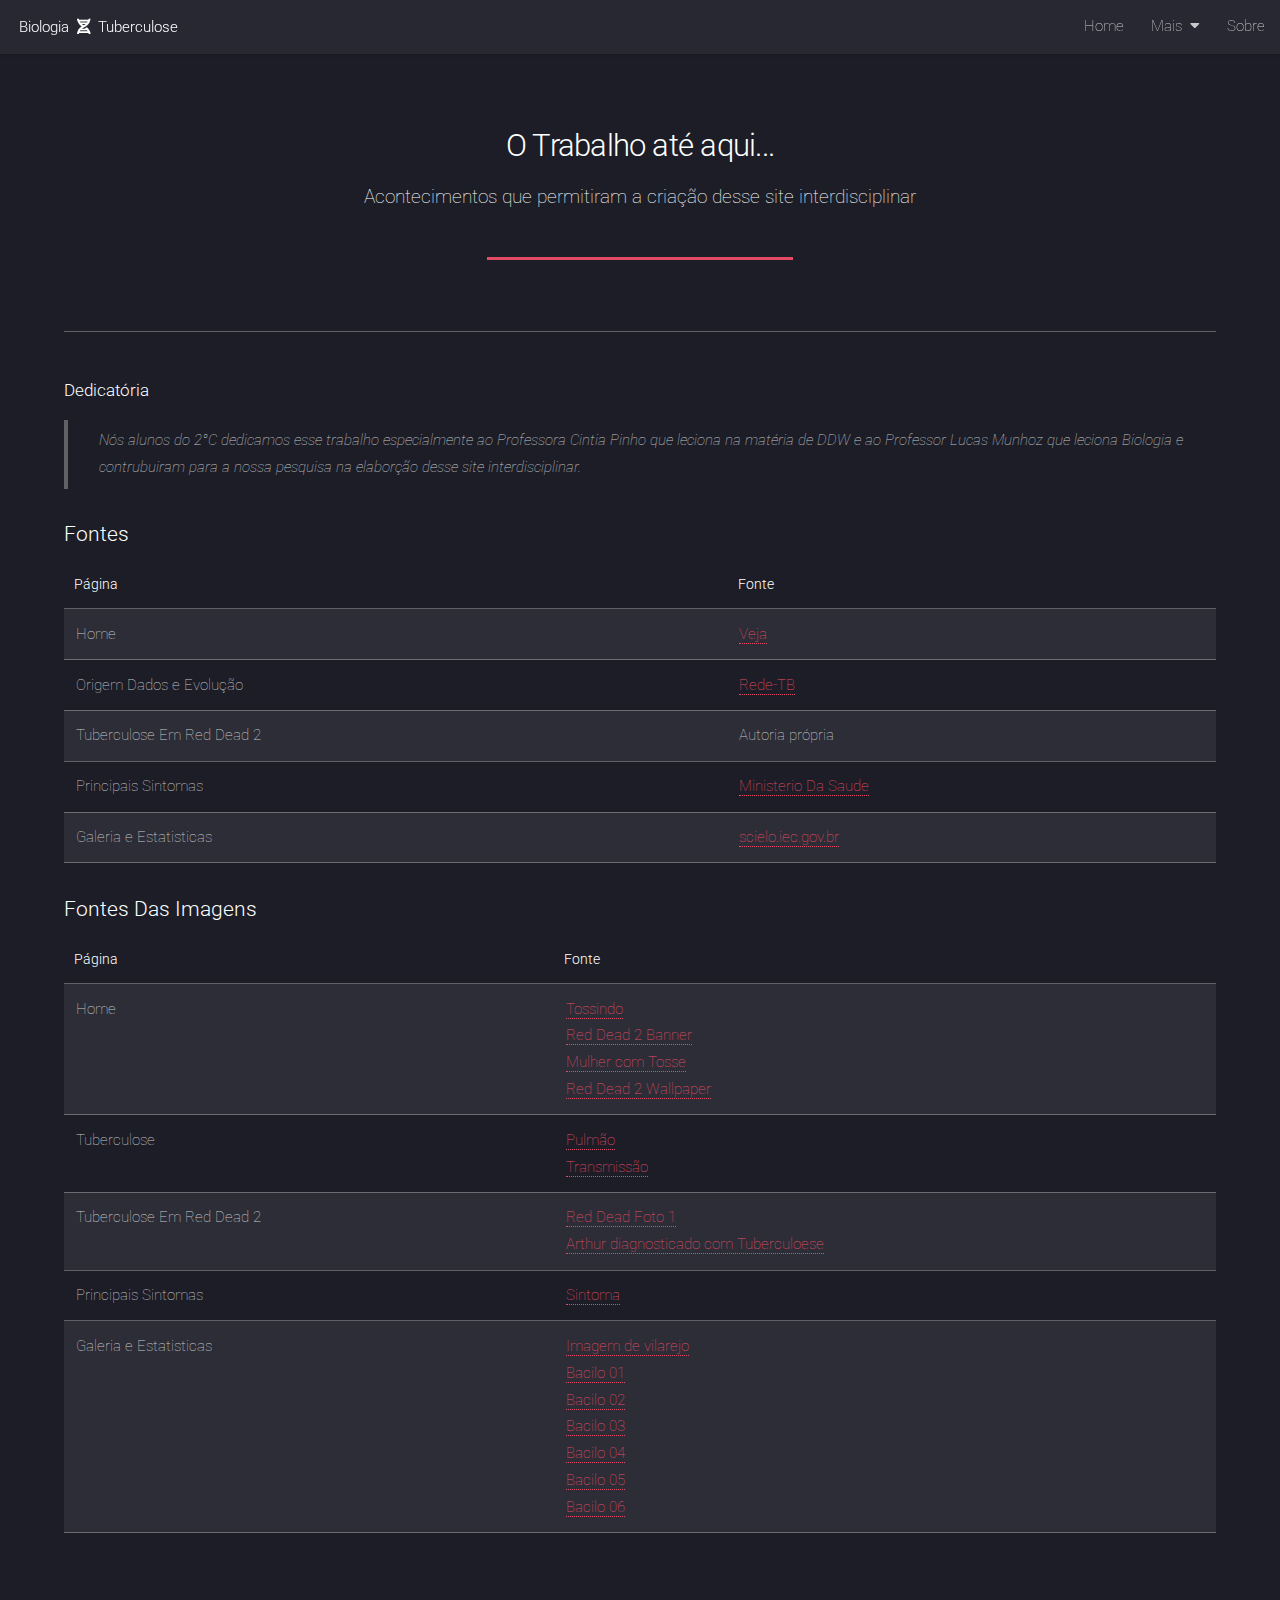
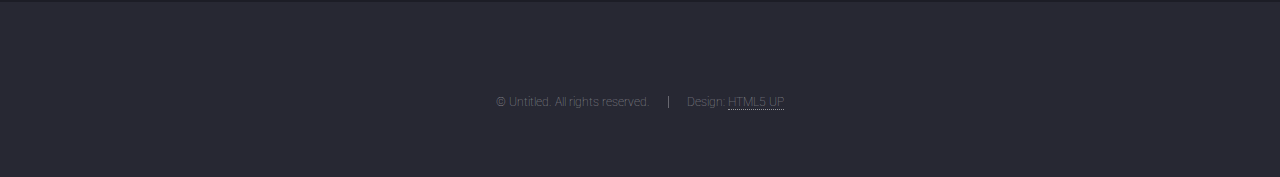
<file: biologia/sobre.html>
<!DOCTYPE HTML>
<!--
	Landed by HTML5 UP
	html5up.net | @ajlkn
	Free for personal and commercial use under the CCA 3.0 license (html5up.net/license)
-->
<html lang="pt-br">
	<head>
		<title>Biologia - Tuberculose</title>
		<meta charset="utf-8" />
		<meta name="viewport" content="width=device-width, initial-scale=1, user-scalable=no" />
		<link rel="stylesheet" href="assets/css/main.css" />
		<noscript><link rel="stylesheet" href="assets/css/noscript.css" /></noscript>

		<link rel="icon" href="images/bacterium-solid.svg">
	</head>
	<body class="is-preload">
		<div id="page-wrapper">

			<!-- Header -->
				<header id="header">
					<h1 id="logo"><a href="index.html">Biologia &nbsp;<i class="icon solid fa-dna"></i>&nbsp; Tuberculose</a></h1>
					<nav id="nav">
						<ul>
							<li><a href="index.html">Home</a></li>
							<li>
								<a href="#">Mais &nbsp;<i class="fas fa-caret-down"></i></a>
								<ul>
									<li><a href="left-sidebar.html">Origem Dados e Evolução</a></li>
									<li><a href="right-sidebar.html">Tuberculose Em Red Dead 2</a></li>
									<li><a href="no-sidebar.html">Principais Sintomas</a></li>
									<li><a href="elements.html">Galeria e Estatisticas</a></li>
								</ul>
							</li>
							<li><a href="sobre.html">Sobre</a></li>
							<!--<li><a href="#" class="button primary">Sign Up</a></li>-->
						</ul>
					</nav>
				</header>

			<!-- Main -->
			<div id="main" class="wrapper style1">
				<div class="container">
					<header class="major">
						<h2>O Trabalho até aqui...</h2>
						<p>Acontecimentos que permitiram a criação desse site interdisciplinar</p>
					</header>

					<!-- Text -->

							<hr />
							<h4>Dedicatória</h4>
							<blockquote>Nós alunos do 2°C dedicamos esse trabalho especialmente ao Professora Cintia Pinho que leciona na matéria de DDW e ao Professor Lucas Munhoz que leciona Biologia e contrubuiram para a nossa pesquisa na elaborção desse site interdisciplinar.</blockquote>


					<!-- Table -->
						<section>
							<h3>Fontes</h3>
							<div class="table-wrapper">
								<table>
									<thead>
										<tr>
											<th>Página</th>
											<th>Fonte</th>
										</tr>
									</thead>
									<tbody>
										<tr>
											<td>Home</td>
											<td><a href="https://veja.abril.com.br/ciencia/tuberculose-surgiu-ha-70-000-anos-e-evoluiu-com-o-homem/#:~:text=A%20tuberculose%20surgiu%20na%20%C3%81frica,Mycobacterium%20tuberculosis%2C%20causadora%20da%20doen%C3%A7a">Veja</a>
											</td>
										</tr>
										<tr>
											<td>Origem Dados e Evolução</td>
											<td><a href="https://redetb.org.br/historia-da-tuberculose/">Rede-TB</a>
											</td>
										</tr>
										<tr>
											<td>Tuberculose Em Red Dead 2</td>
											<td>Autoria própria</td>
										</tr>
										<tr>
											<td>Principais Sintomas</td>
											<td><a href="https://saude.gov.br/saude-de-a-z/tuberculose">Ministerio Da Saude</a>
											</td>
										</tr>
										<tr>
											<td>Galeria e Estatisticas</td>
											<td><a href="http://scielo.iec.gov.br/scielo.php?script=sci_arttext&pid=S0103-460X2001000200003">scielo.iec.gov.br</a></td>
										</tr>
									</tbody>
								</table>

								<h3>Fontes Das Imagens</h3>
							<div class="table-wrapper">
								<table>
									<thead>
										<tr>
											<th>Página</th>
											<th>Fonte</th>
										</tr>
									</thead>
									<tbody>
										<tr>
											<td>Home</td>
											<td><a href="https://www.google.com/url?sa=i&url=https%3A%2F%2Fwww.bbc.com%2Fmundo%2Fnoticias-52793269&psig=AOvVaw2TZoY2u5xRrdQBxoSsnHPg&ust=1598565272474000&source=images&cd=vfe&ved=0CAIQjRxqFwoTCPCMvurtuesCFQAAAAAdAAAAABADturismoadaptado.com">Tossindo</a>

											<br><a href="https://criticalhits.com.br/wp-content/uploads/2018/08/Red-Dead-Redemption-2-cover-art.jpg">Red Dead 2 Banner</a>

											<br><a href="https://cdn.techexplorist.com/wp-content/uploads/2020/01/tb.jpg">Mulher com Tosse</a>

											<br><a href="https://www.google.com/url?sa=i&url=https%3A%2F%2Fwallpapersden.com%2Fgame-red-dead-redemption-2-wallpaper%2F2560x1080%2F&psig=AOvVaw0otOlMDOU3hjPo7nh73Cmx&ust=1598564870279000&source=images&cd=vfe&ved=0CAIQjRxqFwoTCPj19KrsuesCFQAAAAAdAAAAABAI"> Red Dead 2 Wallpaper</a></td>
										</tr>
										<tr>
											<td>Tuberculose</td>
											<td><a href="https://www.yerun.eu/wp-content/uploads/2020/01/Ilustracion_tuberculosis_ERA4TB1.jpg">Pulmão</a>
											<br><a href="https://i0.wp.com/bizwatchnigeria.ng/wp-content/uploads/2020/05/tuberculosis.png?fit=640%2C359&ssl=1&resize=1280%2C720">Transmissão</a>
												
											</td>
										</tr>
										<tr>
											<td>Tuberculose Em Red Dead 2</td>
											<td><a href="https://i.pinimg.com/originals/4e/c4/6f/4ec46f07656a5d1963d50706e4376772.jpg">Red Dead Foto 1</a>
											<br><a href="https://www.thatvideogameblog.com/wp-content/uploads/2020/03/maxresdefault1-resdize.jpg">Arthur diagnosticado com Tuberculoese</a>
										</td>
										</tr>
										<tr>
											<td>Principais Sintomas</td>
											<td><a href="https://blog.kakaocdn.net/dn/NT4r6/btqFWAIo5dK/eTshJnaErRSufU1xjLvsI0/img.jpg">Sintoma</a>
											</td>
										</tr>
										<tr>
											<td>Galeria e Estatisticas</td>
											<td>
												<a href="https://pm1.narvii.com/6954/d0e2e5752d103e84dbcdf51b0c414b6b90a1577er1-1920-1080v2_hq.jpg">Imagem de vilarejo</a><br>
												<a href="https://tecnoblog.net/meiobit/wp-content/uploads/2014/01/20140116bacilo-de-koch.jpg">Bacilo 01</a><br>
												<a href="https://www.jornalnordeste.com/sites/default/files/styles/imagem_destaque__750x370_/public/imagem_1_3.jpg?itok=HlndQQEh">Bacilo 02</a><br>
												<a href="https://www.minutobiomedicina.com.br/uploads/posts/489/exames-para-diagnostico-da-tuberculose.jpg">Bacilo 03</a><br>
												<a href="https://1.bp.blogspot.com/_gRlHC1QvTv8/SMCAyORWhQI/AAAAAAAAAA0/zmaUHEouPYo/w1200-h630-p-k-no-nu/tuberculose-big.jpg">Bacilo 04</a><br>
												<a href="https://cdn.medicinamitoseverdades.com.br/_Static/image/contents/2019/03/27/800px-tosse-e-tuberculose-falta-de-tratamento-leva-a-morte.jpg">Bacilo 05</a><br>
												<a href="https://upload.wikimedia.org/wikipedia/commons/0/0a/TB_Culture.jpg">Bacilo 06</a>
											</td>
										</tr>
									</tbody>
								</table>

						</section>
				</div>
			</div>

		<!-- Footer -->
			<footer id="footer">
				<ul class="copyright">
					<li>&copy; Untitled. All rights reserved.</li><li>Design: <a href="http://html5up.net">HTML5 UP</a></li>
				</ul>
			</footer>

	</div>

		<!-- Scripts -->
			<script src="assets/js/jquery.min.js"></script>
			<script src="assets/js/jquery.scrolly.min.js"></script>
			<script src="assets/js/jquery.dropotron.min.js"></script>
			<script src="assets/js/jquery.scrollex.min.js"></script>
			<script src="assets/js/browser.min.js"></script>
			<script src="assets/js/breakpoints.min.js"></script>
			<script src="assets/js/util.js"></script>
			<script src="assets/js/main.js"></script>

	</body>
</html>
</file>
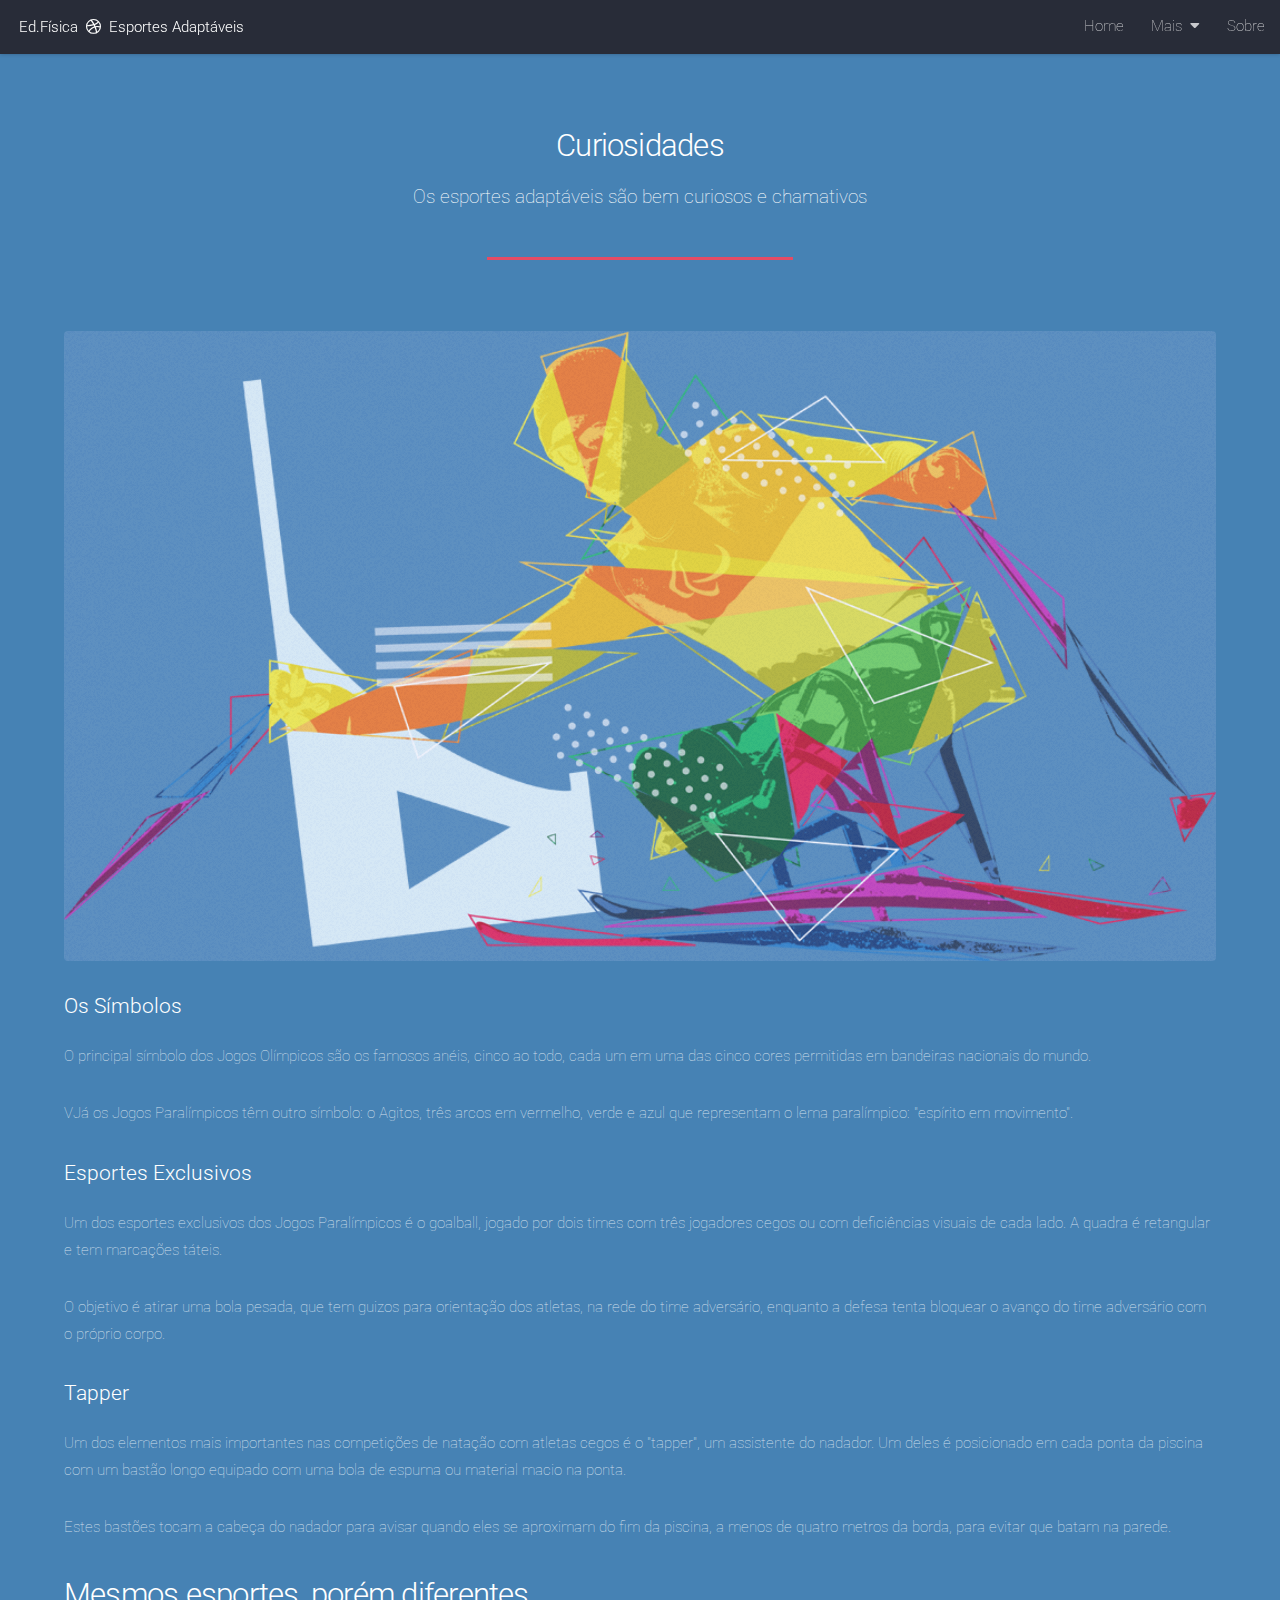
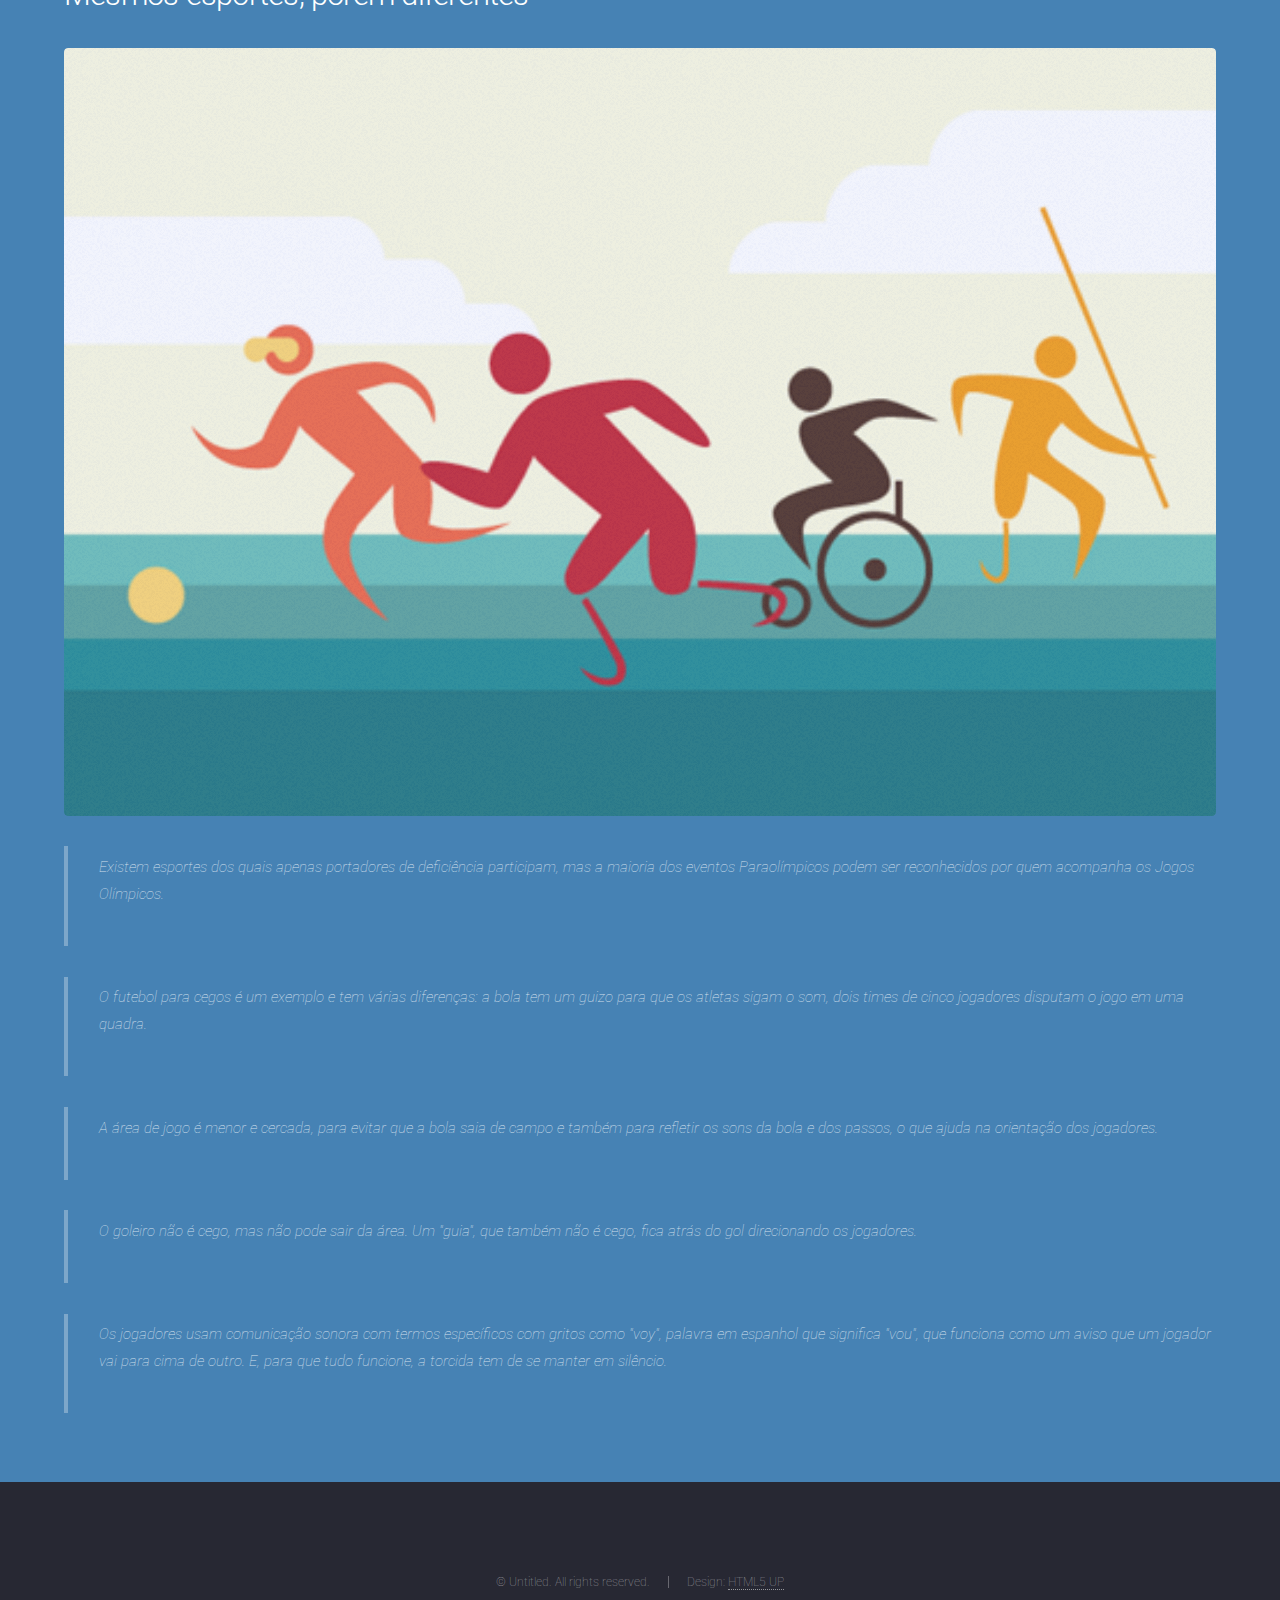
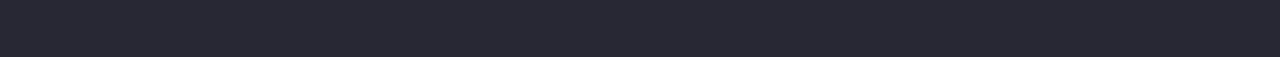
<file: ed.fisica/curiosidades.html>
<!DOCTYPE HTML>
<!--
	Landed by HTML5 UP
	html5up.net | @ajlkn
	Free for personal and commercial use under the CCA 3.0 license (html5up.net/license)
-->
<html lang="pt-br">
	<head>
		<title>Esportes Adaptáveis - Curiosidades</title>
		<meta charset="utf-8" />
		<meta name="viewport" content="width=device-width, initial-scale=1, user-scalable=no" />
		<link rel="stylesheet" href="assets/css/main.css" />
		<noscript><link rel="stylesheet" href="assets/css/noscript.css" /></noscript>

		<link rel="icon" href="images/volleyball-ball-solid.svg">
	</head>
	<body class="is-preload">
		<div id="page-wrapper">

			<!-- Header -->
				<header id="header">
					<h1 id="logo"><a href="index.html">Ed.Física &nbsp;<i class="icon brands fa-dribbble"></i>&nbsp; Esportes Adaptáveis</a></h1>
					<nav id="nav">
						<ul>
							<li><a href="index.html">Home</a></li>
							<li>
								<a href="#">Mais &nbsp;<i class="fas fa-caret-down"></i></a>
								<ul>
									<li><a href="esportes.html">Esportes</a></li>
									<li><a href="paraolimpiadas.html">Paraolimpiadas</a></li>
									<li><a href="curiosidades.html">Curiosidades</a></li>
								</ul>
							</li>
							<li><a href="elements.html">Sobre</a></li>
						</ul>
					</nav>
				</header>

			<!-- Main -->
				<div id="main" class="wrapper style1">
					<div class="container">
						<header class="major">
							<h2>Curiosidades</h2>
							<p>Os esportes adaptáveis são bem curiosos e chamativos</p>
						</header>

						<!-- Content -->
							<section id="content">
								<a href="#" class="image fit"><img src="images/desenhoEsporte.png" alt="" /></a>
								<h3>Os Símbolos</h3>
								<p>O principal símbolo dos Jogos Olímpicos são os famosos anéis, cinco ao todo, cada um em uma das cinco cores permitidas em bandeiras nacionais do mundo.</p>
								<p>VJá os Jogos Paralímpicos têm outro símbolo: o Agitos, três arcos em vermelho, verde e azul que representam o lema paralímpico: "espírito em movimento".</p>
								<h3>Esportes Exclusivos</h3>
								<p>Um dos esportes exclusivos dos Jogos Paralímpicos é o goalball, jogado por dois times com três jogadores cegos ou com deficiências visuais de cada lado. A quadra é retangular e tem marcações táteis.</p>
								<p>O objetivo é atirar uma bola pesada, que tem guizos para orientação dos atletas, na rede do time adversário, enquanto a defesa tenta bloquear o avanço do time adversário com o próprio corpo.</p>
								<h3>Tapper</h3>
								<p>Um dos elementos mais importantes nas competições de natação com atletas cegos é o "tapper", um assistente do nadador. Um deles é posicionado em cada ponta da piscina com um bastão longo equipado com uma bola de espuma ou material macio na ponta.</p>
								<p>Estes bastões tocam a cabeça do nadador para avisar quando eles se aproximam do fim da piscina, a menos de quatro metros da borda, para evitar que batam na parede.</p>
							</section>

							<section id="content">
								<h2>Mesmos esportes, porém diferentes</h2>
								<a href="#" class="image fit"><img src="images/desenhoEsporte2.png" alt="" /></a>
								<blockquote><p>Existem esportes dos quais apenas portadores de deficiência participam, mas a maioria dos eventos Paraolímpicos podem ser reconhecidos por quem acompanha os Jogos Olímpicos.</p></blockquote>
								<blockquote><p>O futebol para cegos é um exemplo e tem várias diferenças: a bola tem um guizo para que os atletas sigam o som, dois times de cinco jogadores disputam o jogo em uma quadra.</p></blockquote>
								<blockquote><p>A área de jogo é menor e cercada, para evitar que a bola saia de campo e também para refletir os sons da bola e dos passos, o que ajuda na orientação dos jogadores.</p></blockquote>
								<blockquote><p>O goleiro não é cego, mas não pode sair da área. Um "guia", que também não é cego, fica atrás do gol direcionando os jogadores.</p></blockquote>
								<blockquote><p>Os jogadores usam comunicação sonora com termos específicos com gritos como "voy", palavra em espanhol que significa "vou", que funciona como um aviso que um jogador vai para cima de outro. E, para que tudo funcione, a torcida tem de se manter em silêncio.</p></blockquote>
							</section>

					</div>
				</div>

			<!-- Footer -->
				<footer id="footer">
					<ul class="copyright">
						<li>&copy; Untitled. All rights reserved.</li><li>Design: <a href="http://html5up.net">HTML5 UP</a></li>
					</ul>
				</footer>

		</div>

		<!-- Scripts -->
			<script src="assets/js/jquery.min.js"></script>
			<script src="assets/js/jquery.scrolly.min.js"></script>
			<script src="assets/js/jquery.dropotron.min.js"></script>
			<script src="assets/js/jquery.scrollex.min.js"></script>
			<script src="assets/js/browser.min.js"></script>
			<script src="assets/js/breakpoints.min.js"></script>
			<script src="assets/js/util.js"></script>
			<script src="assets/js/main.js"></script>

	</body>
</html>
</file>
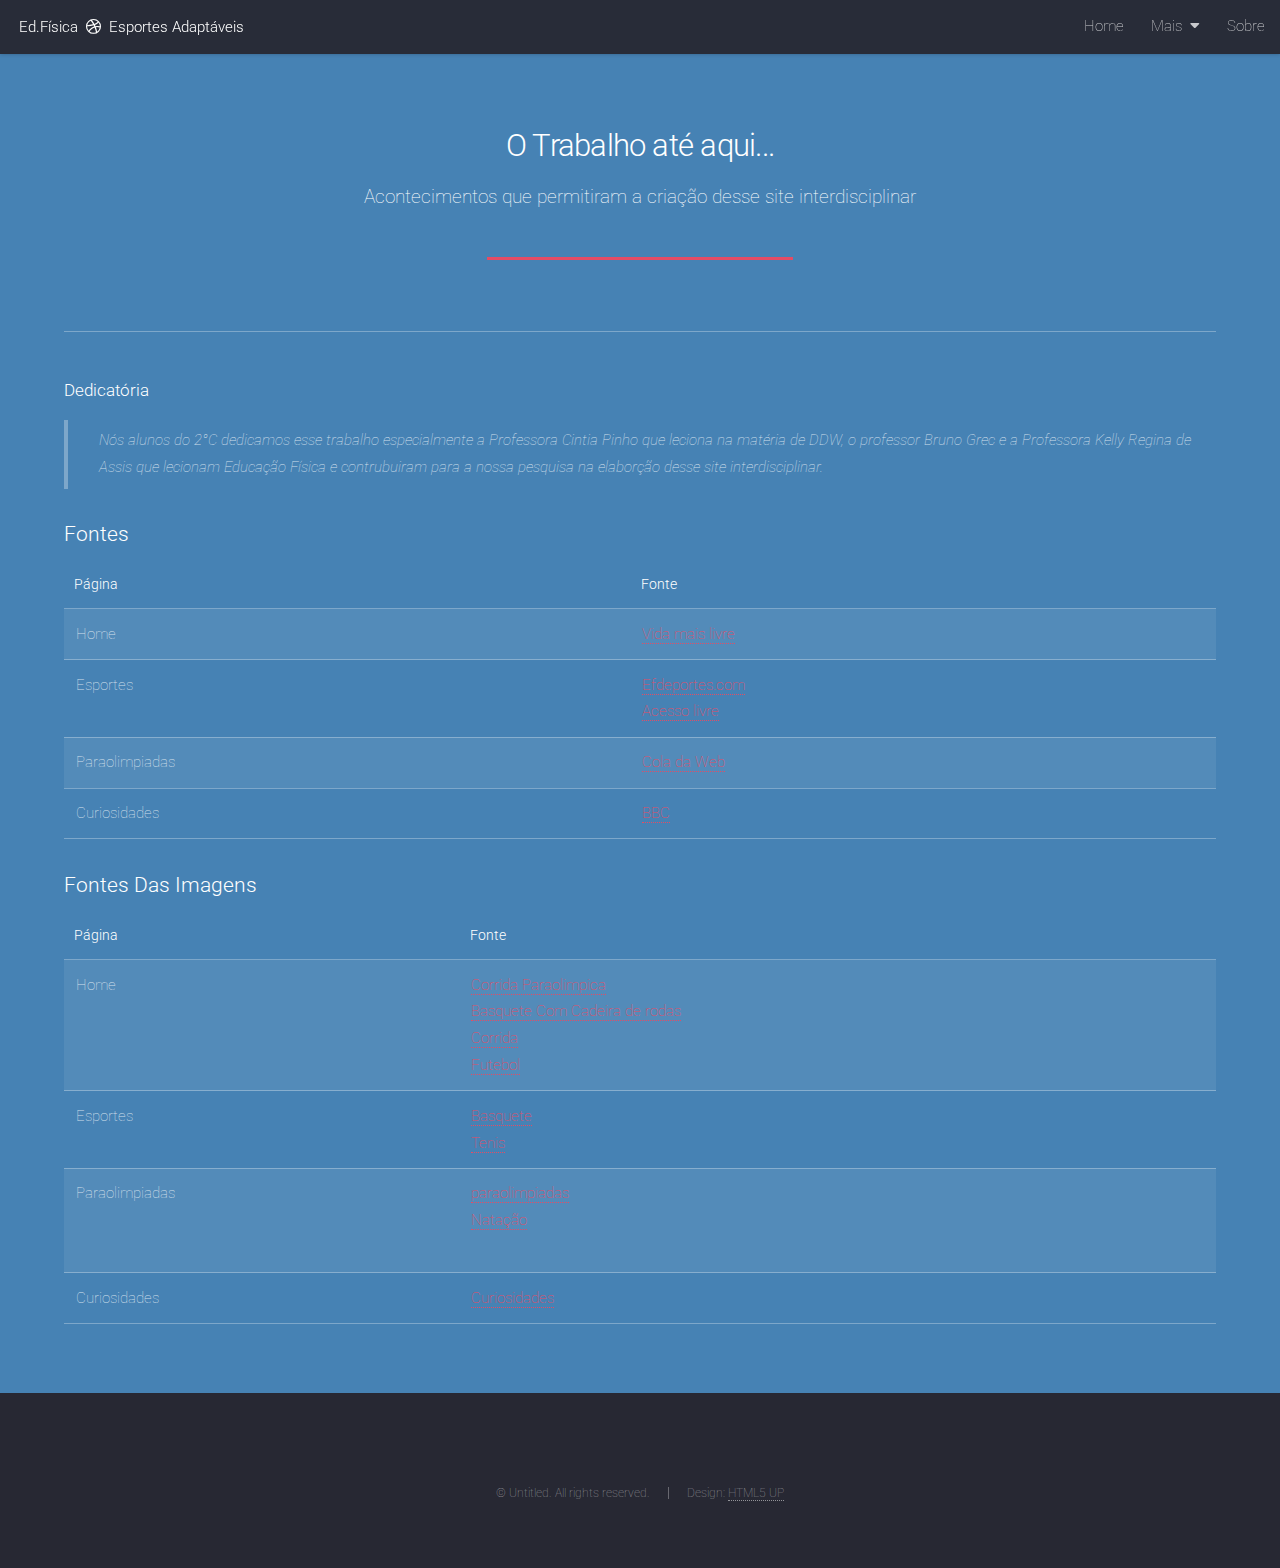
<file: ed.fisica/elements.html>
<!DOCTYPE HTML>
<!--
	Landed by HTML5 UP
	html5up.net | @ajlkn
	Free for personal and commercial use under the CCA 3.0 license (html5up.net/license)
-->
<html lang="pt-br">
	<head>
		<title>Esportes Adaptáveis - Sobre</title>
		<meta charset="utf-8" />
		<meta name="viewport" content="width=device-width, initial-scale=1, user-scalable=no" />
		<link rel="stylesheet" href="assets/css/main.css" />
		<noscript><link rel="stylesheet" href="assets/css/noscript.css" /></noscript>

		<link rel="icon" href="images/volleyball-ball-solid.svg">
	</head>
	<body class="is-preload">
		<div id="page-wrapper">

			<!-- Header -->
				<header id="header">
					<h1 id="logo"><a href="index.html">Ed.Física &nbsp;<i class="icon brands fa-dribbble"></i>&nbsp; Esportes Adaptáveis</a></h1>
					<nav id="nav">
						<ul>
							<li><a href="index.html">Home</a></li>
							<li>
								<a href="#">Mais &nbsp;<i class="fas fa-caret-down"></i></a>
								<ul>
									<li><a href="esportes.html">Esportes</a></li>
									<li><a href="paraolimpiadas.html">Paraolimpiadas</a></li>
									<li><a href="curiosidades.html">Curiosidades</a></li>
								</ul>
							</li>
							<li><a href="elements.html">Sobre</a></li>
						</ul>
					</nav>
				</header>

			<!-- Main -->
				<div id="main" class="wrapper style1">
					<div class="container">
						<header class="major">
							<h2>O Trabalho até aqui...</h2>
							<p>Acontecimentos que permitiram a criação desse site interdisciplinar</p>
						</header>

						<!-- Text -->

								<hr />
								<h4>Dedicatória</h4>
								<blockquote>Nós alunos do 2°C dedicamos esse trabalho especialmente a Professora Cintia Pinho que leciona na matéria de DDW, o professor Bruno Grec e a Professora Kelly Regina de Assis que lecionam Educação Física e contrubuiram para a nossa pesquisa na elaborção desse site interdisciplinar.</blockquote>


						<!-- Table -->
							<section>
								<h3>Fontes</h3>
								<div class="table-wrapper">
									<table>
										<thead>
											<tr>
												<th>Página</th>
												<th>Fonte</th>
											</tr>
										</thead>
										<tbody>
											<tr>
												<td>Home</td>
												<td><a href="https://www.vidamaislivre.com.br/especiais/esporte-adaptado-a-importancia-e-os-desafios/">Vida mais livre</a>
												</td>
											</tr>
											<tr>
												<td>Esportes</td>
												<td><a href="https://www.efdeportes.com/efd51/esporte.htm">Efdeportes.com</a>
												<br><a href="https://acessolivre.org/confira-6-esportes-para-pcd/">Acesso livre</a>
												</td>
											</tr>
											<tr>
												<td>Paraolimpiadas</td>
												<td><a href="https://www.coladaweb.com/educacao-fisica/paraolimpiadas">Cola da Web</a>
												</td>
											</tr>
											<tr>
												<td>Curiosidades</td>
												<td><a href="https://www.bbc.com/portuguese/brasil-37292636">BBC</a>
												</td>
											</tr>
										</tbody>
									</table>

									<h3>Fontes Das Imagens</h3>
								<div class="table-wrapper">
									<table>
										<thead>
											<tr>
												<th>Página</th>
												<th>Fonte</th>
											</tr>
										</thead>
										<tbody>
											<tr>
												<td>Home</td>
												<td><a href="https://secureservercdn.net/198.71.233.51/xz7.4b6.myftpupload.com/wp-content/uploads/2018/10/iphoto-atleta-com-deficiencia-300x168.jpg">Corrida Paraolimpica</a>
												<br><a href="https://st2.depositphotos.com/2793427/10102/i/950/depositphotos_101023676-stock-photo-unidentified-people-play-a-friendly.jpg">Basquete Com Cadeira de rodas</a>
												<br><a href="https://hilight.kapook.com/img_cms2/user/thitima/pic3/U60.jpg">Corrida</a>
												<br><a href="https://i.pinimg.com/originals/b0/da/53/b0da53f2581ecc2eef159c812a662fbb.jpg">Futebol</a>
												<br><a href=""></a>
											</td>
											</tr>
											<tr>
												<td>Esportes</td>
												<td><a href="https://upload.wikimedia.org/wikipedia/commons/thumb/f/f1/Rio_2016-_basquete_feminino_em_cadeira_de_rodas_%2829437095742%29.jpg/1280px-Rio_2016-_basquete_feminino_em_cadeira_de_rodas_%2829437095742%29.jpg">Basquete</a>
												<br><a href="https://i1.wp.com/pautadiaria.com/wp-content/uploads/2015/02/tenis-de-mesa-paraolimpico.jpg?w=650&ssl=1">Tenis</a>
												</td>
											</tr>
											<tr>
												<td>Paraolimpiadas</td>
												<td><a href="https://conteudo.imguol.com.br/c/olimpiadas/d8/2016/09/07/atletas-querem-aproveitar-jogos-em-casa-para-educar-espectadores-brasileiros-sobre-esporte-paraolimpico-1473242561487_v2_1220x686.jpg">paraolimpiadas</a>
												<br><a href="https://www.lance.com.br/files/article_main/uploads/2016/04/18/571540f580ac7.jpeg">Natação</a>
												<br><a href=""></a>
												<br><a href=""></a>
											</td>
											</tr>
											<tr>
												<td>Curiosidades</td>
												<td><a href="https://www.cpb.org.br/Content/imagens/Modalidades/Esportes%20de%20Inverno/Objeto-Inteligente-de-Vetor-copiar-2.png">Curiosidades</a></td>
											</tr>
										</tbody>
									</table>
	
							</section>
					</div>
				</div>

			<!-- Footer -->
				<footer id="footer">
					<ul class="copyright">
						<li>&copy; Untitled. All rights reserved.</li><li>Design: <a href="http://html5up.net">HTML5 UP</a></li>
					</ul>
				</footer>

		</div>

		<!-- Scripts -->
			<script src="assets/js/jquery.min.js"></script>
			<script src="assets/js/jquery.scrolly.min.js"></script>
			<script src="assets/js/jquery.dropotron.min.js"></script>
			<script src="assets/js/jquery.scrollex.min.js"></script>
			<script src="assets/js/browser.min.js"></script>
			<script src="assets/js/breakpoints.min.js"></script>
			<script src="assets/js/util.js"></script>
			<script src="assets/js/main.js"></script>

	</body>
</html>
</file>
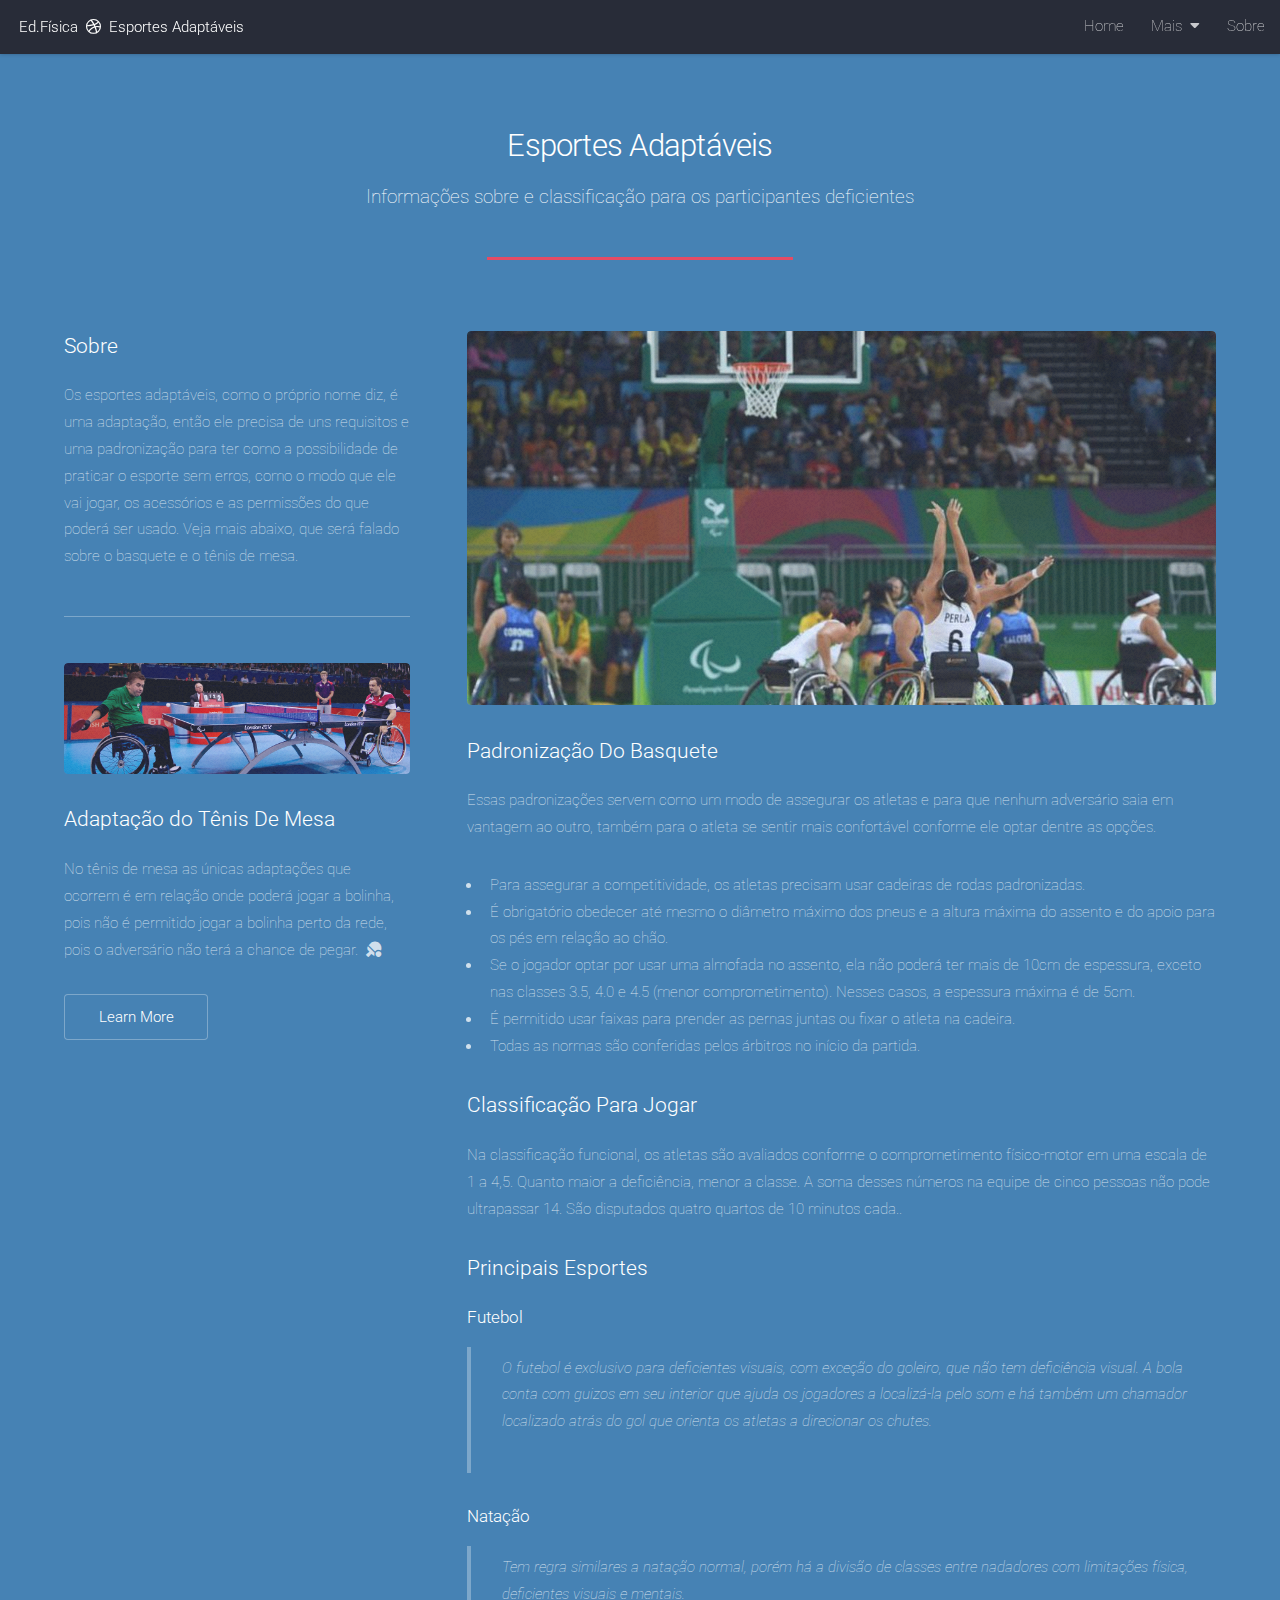
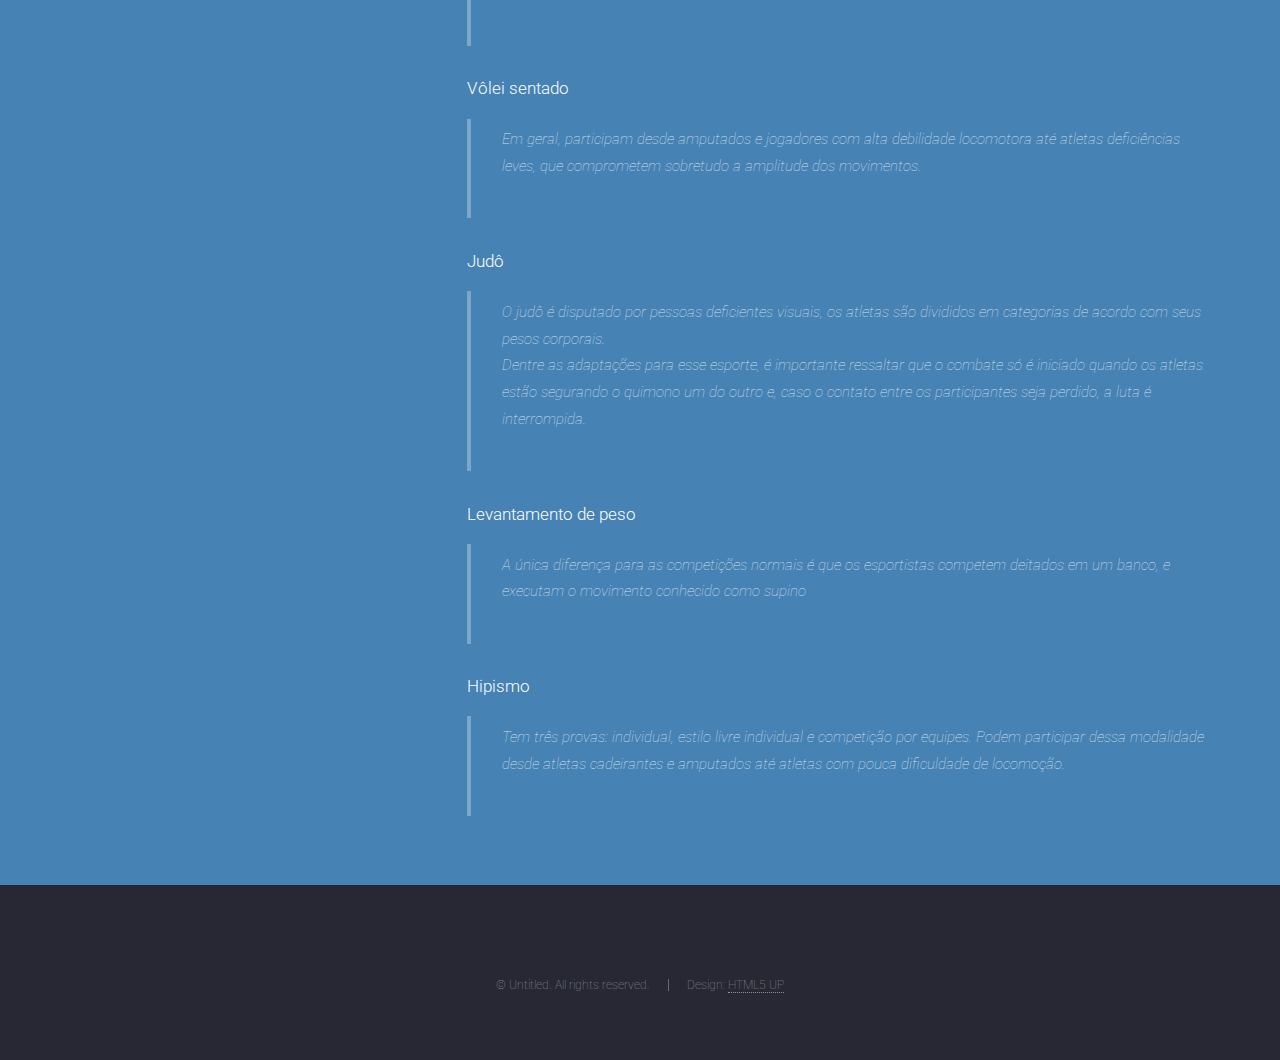
<file: ed.fisica/esportes.html>
<!DOCTYPE HTML>
<!--
	Landed by HTML5 UP
	html5up.net | @ajlkn
	Free for personal and commercial use under the CCA 3.0 license (html5up.net/license)
-->
<html lang="pt-br">
	<head>
		<title>Esportes Adaptáveis - Esportes</title>
		<meta charset="utf-8" />
		<meta name="viewport" content="width=device-width, initial-scale=1, user-scalable=no" />
		<link rel="stylesheet" href="assets/css/main.css" />
		<noscript><link rel="stylesheet" href="assets/css/noscript.css" /></noscript>

		<link rel="icon" href="images/volleyball-ball-solid.svg">
	</head>
	<body class="is-preload">
		<div id="page-wrapper">

			<!-- Header -->
				<header id="header">
					<h1 id="logo"><a href="index.html">Ed.Física &nbsp;<i class="icon brands fa-dribbble"></i>&nbsp; Esportes Adaptáveis</a></h1>
					<nav id="nav">
						<ul>
							<li><a href="index.html">Home</a></li>
							<li>
								<a href="#">Mais &nbsp;<i class="fas fa-caret-down"></i></a>
								<ul>
									<li><a href="esportes.html">Esportes</a></li>
									<li><a href="paraolimpiadas.html">Paraolimpiadas</a></li>
									<li><a href="curiosidades.html">Curiosidades</a></li>
								</ul>
							</li>
							<li><a href="elements.html">Sobre</a></li>
						</ul>
					</nav>
				</header>

			<!-- Main -->
				<div id="main" class="wrapper style1">
					<div class="container">
						<header class="major">
							<h2>Esportes Adaptáveis</h2>
							<p>Informações sobre e classificação para os participantes deficientes</p>
						</header>
						<div class="row gtr-150">
							<div class="col-4 col-12-medium">

								<!-- Sidebar -->
									<section id="sidebar">
										<section>
											<h3>Sobre</h3>
											<p>Os esportes adaptáveis, como o próprio nome diz, é uma adaptação, então ele precisa de uns requisitos e uma padronização para ter como a possibilidade de praticar o esporte sem erros, como o modo que ele vai jogar, os acessórios e as permissões do que poderá ser usado. Veja mais abaixo, que será falado sobre o basquete e o tênis de mesa.</p>
										</section>
										<hr />
										<section>
											<a href="#" class="image fit"><img src="images/tenisDeMesa.jpg" alt="" />
											</a>
											<h3>Adaptação do Tênis De Mesa</h3>
											<p>No tênis de mesa as únicas adaptações que ocorrem é em relação onde poderá jogar a bolinha, pois não é permitido jogar a bolinha perto da rede, pois o adversário não terá a chance de pegar. &nbsp;<i class="icon solid fa fa-table-tennis"></i></p>
											<footer>
												<ul class="actions">
													<li><a href="#" class="button">Learn More</a></li>
												</ul>
											</footer>
										</section>
									</section>

							</div>
							<div class="col-8 col-12-medium imp-medium">

								<!-- Content -->
									<section id="content">
										<a href="#" class="image fit"><img src="images/basqueteParaolimpiadas.jpg" alt="" /></a>
										<h3>Padronização Do Basquete</h3>
										<p>Essas padronizações servem como um modo de assegurar os atletas e para que nenhum adversário saia em vantagem ao outro, também para o atleta se sentir mais confortável conforme ele optar dentre as opções.</p>
										<ul>
											<li>Para assegurar a competitividade, os atletas precisam usar cadeiras de rodas padronizadas.</li>
											<li>É obrigatório obedecer até mesmo o diâmetro máximo dos pneus e a altura máxima do assento e do apoio para os pés em relação ao chão.</li>
											<li>Se o jogador optar por usar uma almofada no assento, ela não poderá ter mais de 10cm de espessura, exceto nas classes 3.5, 4.0 e 4.5 (menor comprometimento). Nesses casos, a espessura máxima é de 5cm.</li>
											<li>É permitido usar faixas para prender as pernas juntas ou fixar o atleta na cadeira.</li>
											<li>Todas as normas são conferidas pelos árbitros no início da partida.</li>
										</ul>
										<h3>Classificação Para Jogar</h3>
										<p>Na classificação funcional, os atletas são avaliados conforme o comprometimento físico-motor em uma escala de 1 a 4,5. Quanto maior a deficiência, menor a classe. A soma desses números na equipe de cinco pessoas não pode ultrapassar 14. São disputados quatro quartos de 10 minutos cada..</p>

										<h3>Principais Esportes</h3>

										<h4>Futebol</h4>
										<blockquote><p>O futebol é exclusivo para deficientes visuais, com exceção do goleiro, que não tem deficiência visual. A bola conta com guizos em seu interior que ajuda os jogadores a localizá-la pelo som e há também um chamador localizado atrás do gol que orienta os atletas a direcionar os chutes.</p></blockquote>

										<h4>Natação</h4>
										<blockquote><p>Tem regra similares a natação normal, porém há a divisão de classes entre nadadores com limitações física, deficientes visuais e mentais.</p></blockquote>

										<h4>Vôlei sentado</h4>
										<blockquote><p>Em geral, participam desde amputados e jogadores com alta debilidade locomotora até atletas deficiências leves, que comprometem sobretudo a amplitude dos movimentos.</p></blockquote>

										<h4>Judô</h4>
										<blockquote><p>O judô é disputado por pessoas deficientes visuais, os atletas são divididos em categorias de acordo com seus pesos corporais. <br> Dentre as adaptações para esse esporte, é importante ressaltar que o combate só é iniciado quando os atletas estão segurando o quimono um do outro e, caso o contato entre os participantes seja perdido, a luta é interrompida.</p></blockquote>

										<h4>Levantamento de peso</h4>
										<blockquote><p>A única diferença para as competições normais é que os esportistas competem deitados em um banco, e executam o movimento conhecido como supino</p></blockquote>

										<h4>Hipismo</h4>
										<blockquote><p>Tem três provas: individual, estilo livre individual e competição por equipes. Podem participar dessa modalidade desde atletas cadeirantes e amputados até atletas com pouca dificuldade de locomoção.</p></blockquote>
									</section>

							</div>
						</div>
					</div>
				</div>

			<!-- Footer -->
				<footer id="footer">
					<ul class="copyright">
						<li>&copy; Untitled. All rights reserved.</li><li>Design: <a href="http://html5up.net">HTML5 UP</a></li>
					</ul>
				</footer>

		</div>

		<!-- Scripts -->
			<script src="assets/js/jquery.min.js"></script>
			<script src="assets/js/jquery.scrolly.min.js"></script>
			<script src="assets/js/jquery.dropotron.min.js"></script>
			<script src="assets/js/jquery.scrollex.min.js"></script>
			<script src="assets/js/browser.min.js"></script>
			<script src="assets/js/breakpoints.min.js"></script>
			<script src="assets/js/util.js"></script>
			<script src="assets/js/main.js"></script>

	</body>
</html>
</file>
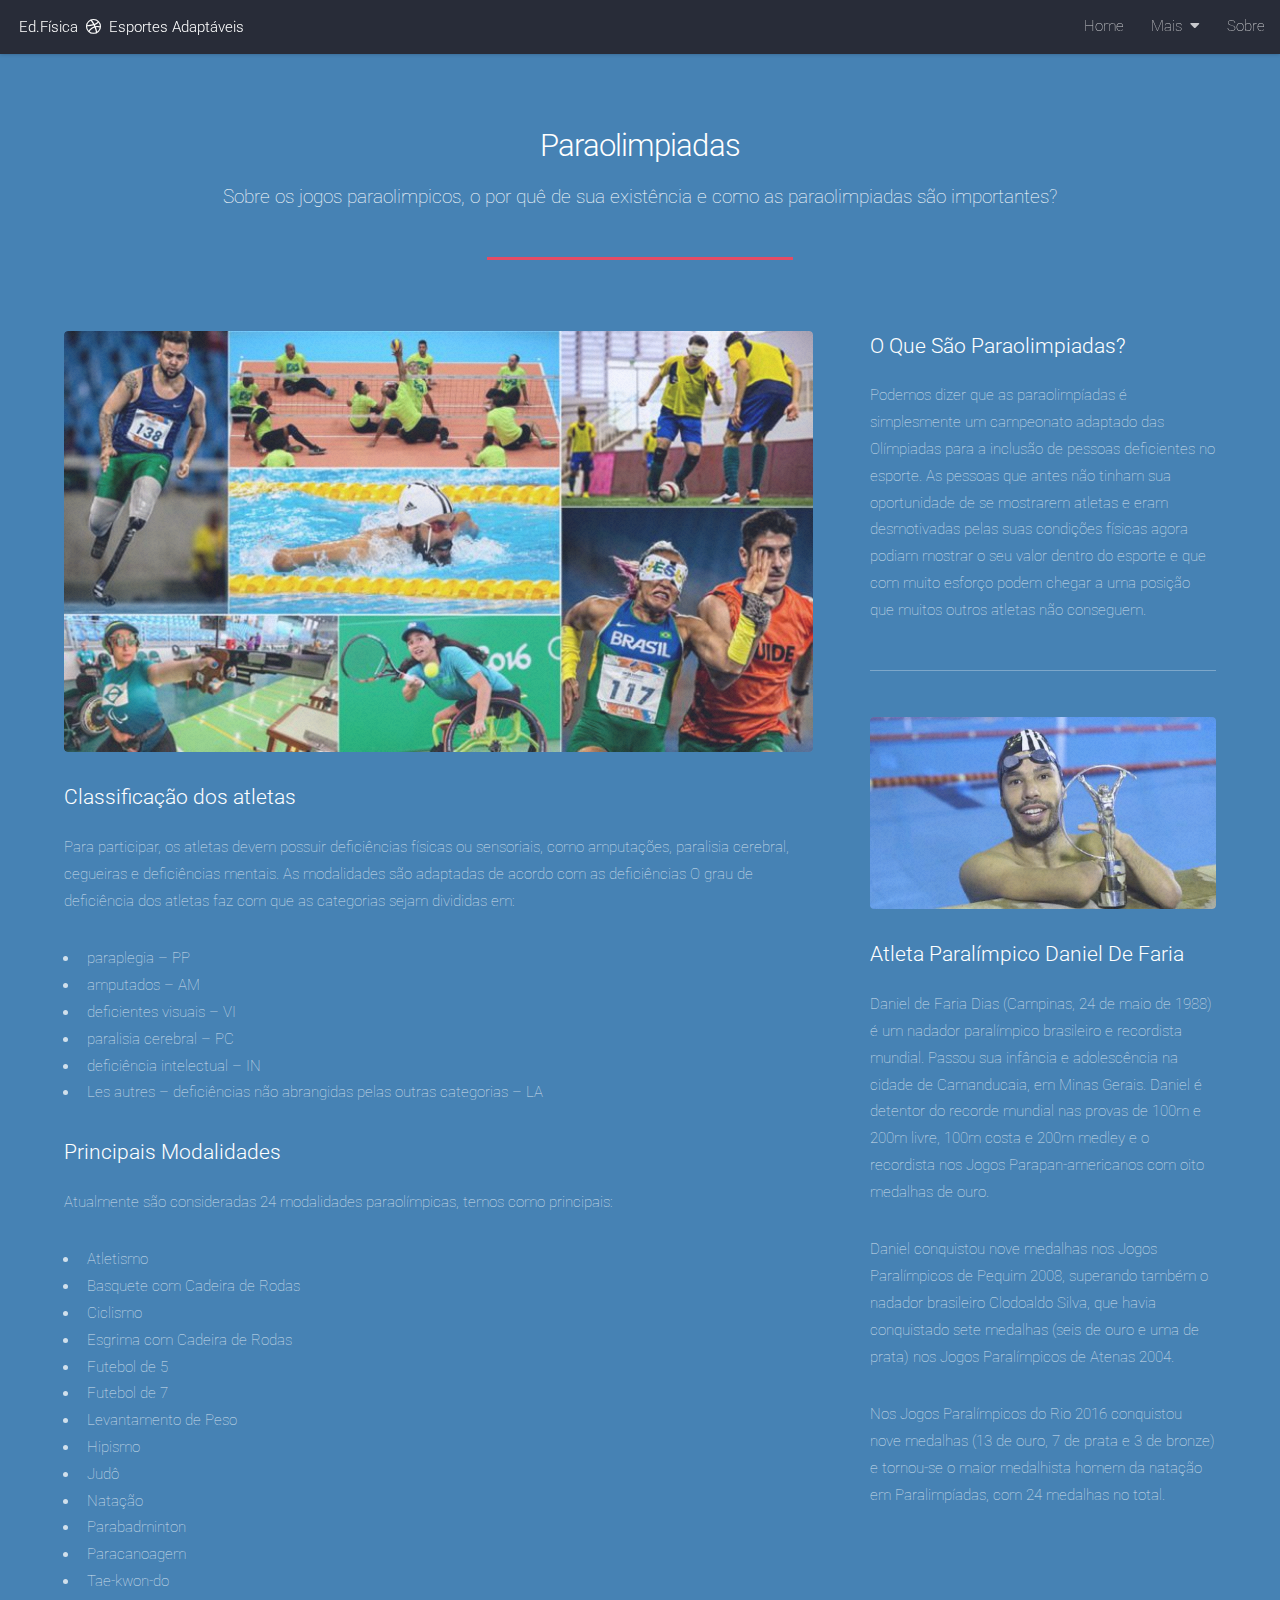
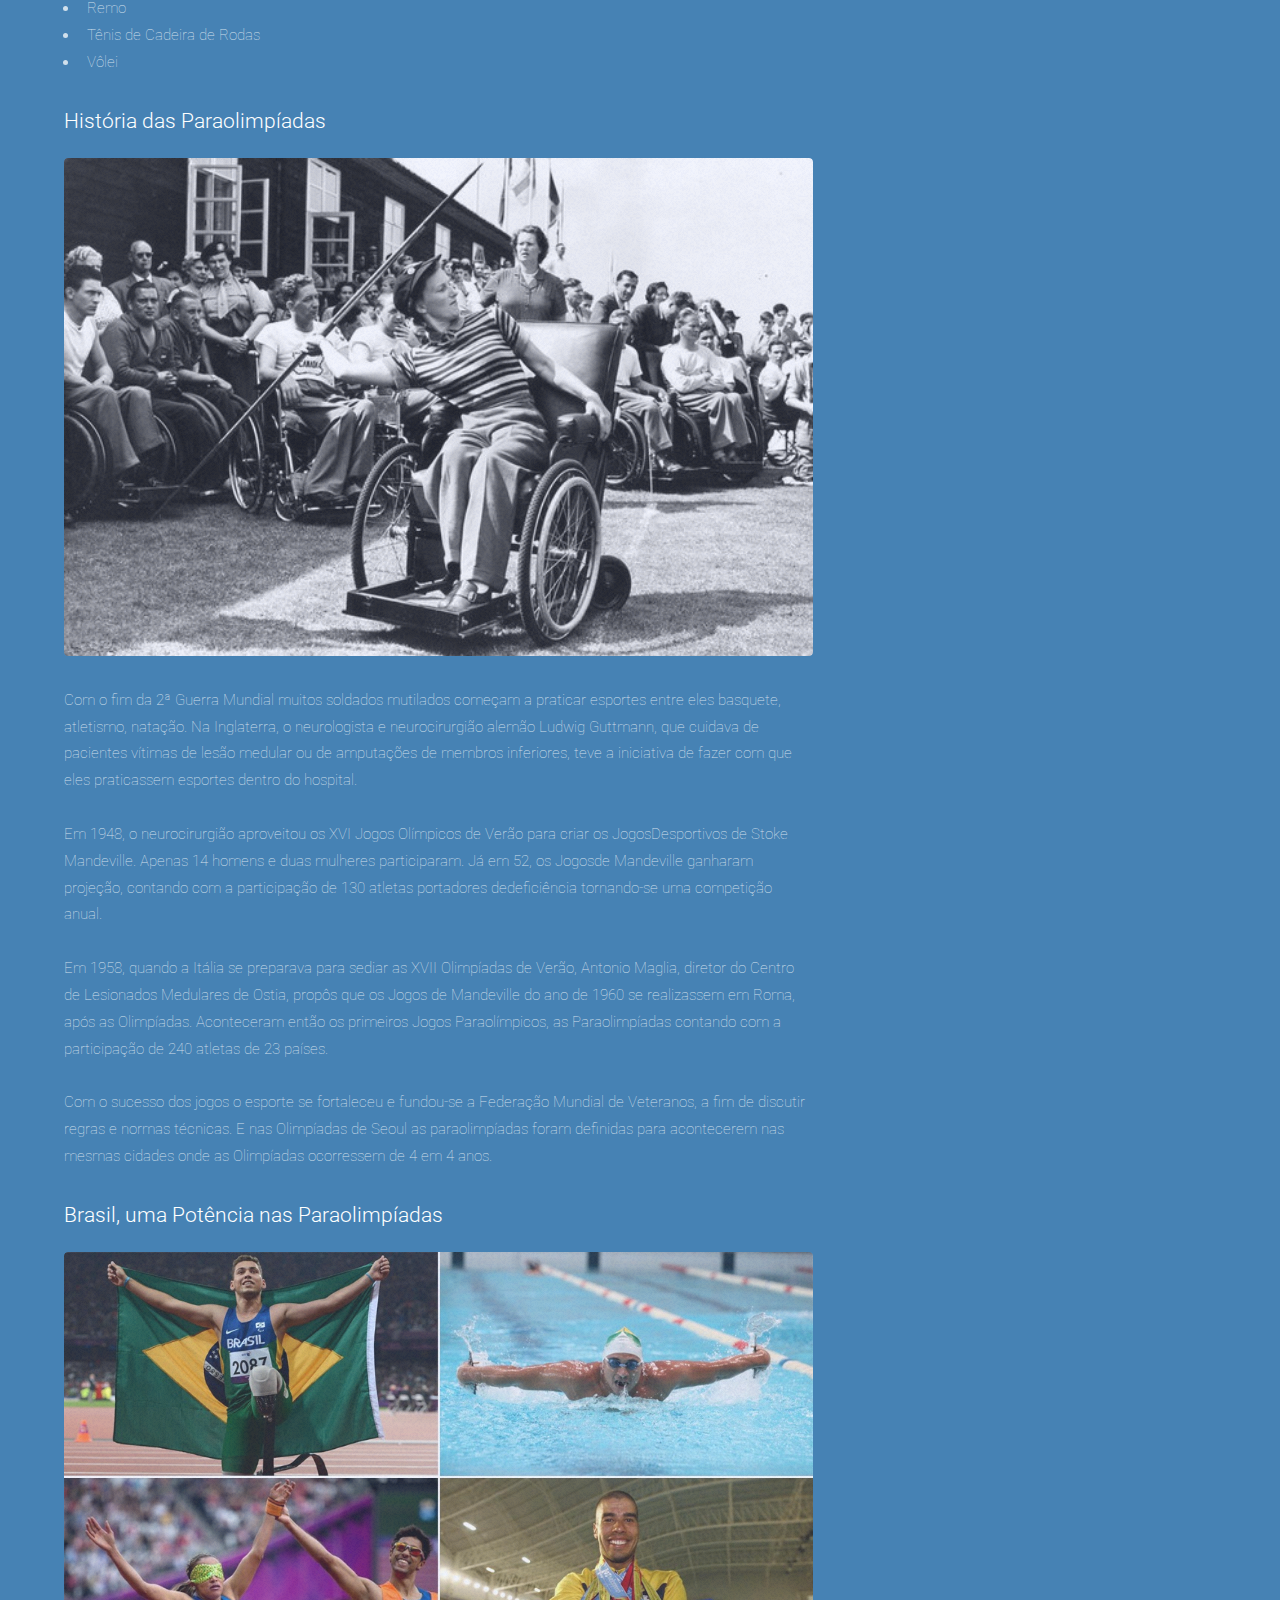
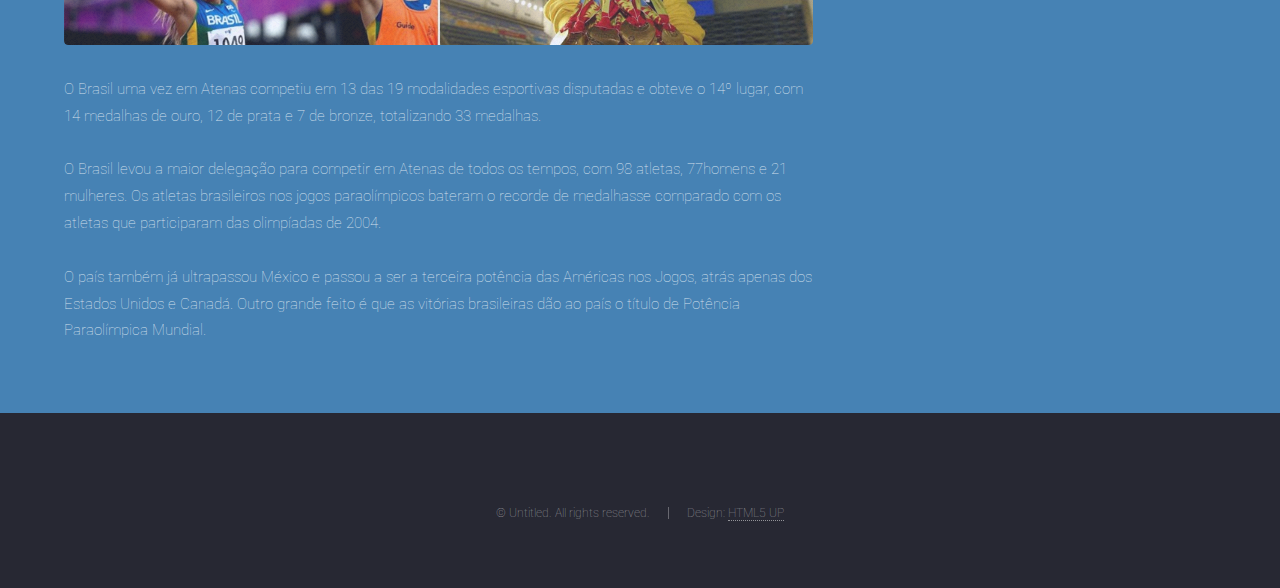
<file: ed.fisica/paraolimpiadas.html>
<!DOCTYPE HTML>
<!--
	Landed by HTML5 UP
	html5up.net | @ajlkn
	Free for personal and commercial use under the CCA 3.0 license (html5up.net/license)
-->
<html lang="pt-br">
	<head>
		<title>Esportes Adaptáveis - Paraolimpiadas</title>
		<meta charset="utf-8" />
		<meta name="viewport" content="width=device-width, initial-scale=1, user-scalable=no" />
		<link rel="stylesheet" href="assets/css/main.css" />
		<noscript><link rel="stylesheet" href="assets/css/noscript.css" /></noscript>

		<link rel="icon" href="images/volleyball-ball-solid.svg">
	</head>
	<body class="is-preload">
		<div id="page-wrapper">

			<!-- Header -->
				<header id="header">
					<h1 id="logo"><a href="index.html">Ed.Física &nbsp;<i class="icon brands fa-dribbble"></i>&nbsp; Esportes Adaptáveis</a></h1>
					<nav id="nav">
						<ul>
							<li><a href="index.html">Home</a></li>
							<li>
								<a href="#">Mais &nbsp;<i class="fas fa-caret-down"></i></a>
								<ul>
									<li><a href="esportes.html">Esportes</a></li>
									<li><a href="paraolimpiadas.html">Paraolimpiadas</a></li>
									<li><a href="curiosidades.html">Curiosidades</a></li>
								</ul>
							</li>
							<li><a href="elements.html">Sobre</a></li>
						</ul>
					</nav>
				</header>

			<!-- Main -->
				<div id="main" class="wrapper style1">
					<div class="container">
						<header class="major">
							<h2>Paraolimpiadas</h2>
							<p>Sobre os jogos paraolimpicos, o por quê de sua existência e como as paraolimpiadas são importantes?</p>
						</header>
						<div class="row gtr-150">
							<div class="col-8 col-12-medium">

								<!-- Content -->
									<section id="content">
										<a href="#" class="image fit"><img src="images/atletas.jpg" alt="" /></a>
										<h3>Classificação dos atletas</h3>
										<p>Para participar, os atletas devem possuir deficiências físicas ou sensoriais, como amputações, paralisia cerebral, cegueiras e deficiências mentais. As modalidades são adaptadas de acordo com as deficiências O grau de deficiência dos atletas faz com que as categorias sejam divididas em:</p>
										<ul>
											<li>paraplegia – PP</li>
											<li>amputados – AM</li>
											<li>deficientes visuais – VI</li>
											<li>paralisia cerebral – PC</li>
											<li>deficiência intelectual – IN</li>
											<li>Les autres – deficiências não abrangidas pelas outras categorias – LA</li>
										</ul>

										<h3>Principais Modalidades</h3>
										<p>Atualmente são consideradas 24 modalidades paraolímpicas, temos como principais:</p>
										<ul>
											<li>Atletismo</li>
											<li>Basquete com Cadeira de Rodas</li>
											<li>Ciclismo</li>
											<li>Esgrima com Cadeira de Rodas  </li>
											<li>Futebol de 5</li>
											<li>Futebol de 7</li>
											<li>Levantamento de Peso</li>
											<li>Hipismo</li>
											<li>Judô</li>
											<li>Natação</li>
											<li>Parabadminton</li>
											<li>Paracanoagem</li>
											<li>Tae-kwon-do</li>
											<li>Remo</li>
											<li>Tênis de Cadeira de Rodas</li>
											<li>Vôlei</li>
										</ul>

										<h3>História das Paraolimpíadas</h3>
										<a href="#" class="image fit"><img src="images/historia.jpg" alt="" /></a>
										<p>Com o fim da 2ª Guerra Mundial muitos soldados mutilados começam a praticar esportes entre eles basquete, atletismo, natação. Na Inglaterra, o neurologista e neurocirurgião alemão Ludwig Guttmann, que cuidava de pacientes vítimas de lesão medular ou de amputações de membros inferiores, teve a iniciativa de fazer com que eles praticassem esportes dentro do hospital. <br><br>

										Em 1948, o neurocirurgião aproveitou os XVI Jogos Olímpicos de Verão para criar os JogosDesportivos de Stoke Mandeville. Apenas 14 homens e duas mulheres participaram. Já em 52, os Jogosde Mandeville ganharam projeção, contando com a participação de 130 atletas portadores dedeficiência tornando-se uma competição anual. <br><br>
									
										Em 1958, quando a Itália se preparava para sediar as XVII Olimpíadas de Verão, Antonio Maglia, diretor do Centro de Lesionados Medulares de Ostia, propôs que os Jogos de Mandeville do ano de 1960 se realizassem em Roma, após as Olimpíadas. Aconteceram então os primeiros Jogos Paraolímpicos, as Paraolimpíadas contando com a participação de 240 atletas de 23 países. <br><br>
										
										Com o sucesso dos jogos o esporte se fortaleceu e fundou-se a Federação Mundial de Veteranos, a fim de discutir regras e normas técnicas. E nas Olimpíadas de Seoul as paraolimpíadas foram definidas para acontecerem nas mesmas cidades onde as Olimpíadas ocorressem de 4 em 4 anos. </p>

										<h3>Brasil, uma Potência nas Paraolimpíadas</h3>
										<a href="#" class="image fit"><img src="images/BrasilParaolimpiadas.jpg" alt="" /></a>
										<p>O Brasil uma vez em Atenas competiu em 13 das 19 modalidades esportivas disputadas e obteve o 14º lugar, com 14 medalhas de ouro, 12 de prata e 7 de bronze, totalizando 33 medalhas. <br><br>
										O Brasil levou a maior delegação para competir em Atenas de todos os tempos, com 98 atletas, 77homens e 21 mulheres. Os atletas brasileiros nos jogos paraolímpicos bateram o recorde de medalhasse comparado com os atletas que participaram das olimpíadas de 2004. <br><br>
										O país também já ultrapassou México e passou a ser a terceira potência das Américas nos Jogos, atrás apenas dos Estados Unidos e Canadá. Outro grande feito é que as vitórias brasileiras dão ao país o título de Potência Paraolímpica Mundial.</p>

									</section>

							</div>
							<div class="col-4 col-12-medium">

								<!-- Sidebar -->
									<section id="sidebar">
										<section>
											<h3>O Que São Paraolimpiadas?</h3>
											<p>Podemos dizer que as paraolimpíadas é simplesmente um campeonato adaptado das Olímpiadas para a inclusão de pessoas deficientes no esporte. As pessoas que antes não tinham sua oportunidade de se mostrarem atletas e eram desmotivadas pelas suas condições físicas agora podiam mostrar o seu valor dentro do esporte e que com muito esforço podem chegar a uma posição que muitos outros atletas não conseguem.</p>
										</section>
										<hr />
										<section>
											<a href="#" class="image fit"><img src="images/atletaDaniel.jpeg" alt="" /></a>
											<h3>Atleta Paralímpico Daniel De Faria</h3>
											<p>Daniel de Faria Dias (Campinas, 24 de maio de 1988) é um nadador paralímpico brasileiro e recordista mundial. Passou sua infância e adolescência na cidade de Camanducaia, em Minas Gerais.
												Daniel é detentor do recorde mundial nas provas de 100m e 200m livre, 100m costa e 200m medley e o recordista nos Jogos Parapan-americanos com oito medalhas de ouro.</p>
												
												<p>Daniel conquistou nove medalhas nos Jogos Paralímpicos de Pequim 2008, superando também o nadador brasileiro Clodoaldo Silva, que havia conquistado sete medalhas (seis de ouro e uma de prata) nos Jogos Paralímpicos de Atenas 2004.</p>
												
												<p>Nos Jogos Paralímpicos do Rio 2016 conquistou nove medalhas (13 de ouro, 7 de prata e 3 de bronze) e tornou-se o maior medalhista homem da natação em Paralimpíadas, com 24 medalhas no total.</p>
										</section>
									</section>

							</div>
						</div>
					</div>
				</div>

			<!-- Footer -->
				<footer id="footer">
					<ul class="copyright">
						<li>&copy; Untitled. All rights reserved.</li><li>Design: <a href="http://html5up.net">HTML5 UP</a></li>
					</ul>
				</footer>

		</div>

		<!-- Scripts -->
			<script src="assets/js/jquery.min.js"></script>
			<script src="assets/js/jquery.scrolly.min.js"></script>
			<script src="assets/js/jquery.dropotron.min.js"></script>
			<script src="assets/js/jquery.scrollex.min.js"></script>
			<script src="assets/js/browser.min.js"></script>
			<script src="assets/js/breakpoints.min.js"></script>
			<script src="assets/js/util.js"></script>
			<script src="assets/js/main.js"></script>

	</body>
</html>
</file>
<file: biologia/assets/css/noscript.css>
/*
	Landed by HTML5 UP
	html5up.net | @ajlkn
	Free for personal and commercial use under the CCA 3.0 license (html5up.net/license)
*/

/* Loader */

	body.landing.is-preload:before {
		display: none;
	}

	body.landing.is-preload:after {
		display: none;
	}
</file>
<file: ed.fisica/assets/css/noscript.css>
/*
	Landed by HTML5 UP
	html5up.net | @ajlkn
	Free for personal and commercial use under the CCA 3.0 license (html5up.net/license)
*/

/* Loader */

	body.landing.is-preload:before {
		display: none;
	}

	body.landing.is-preload:after {
		display: none;
	}
</file>
<file: biologia/assets/css/main.css>
@import url("fontawesome-all.min.css");
@import url("https://fonts.googleapis.com/css?family=Roboto:100,300,100italic,300italic");

/*
	Landed by HTML5 UP
	html5up.net | @ajlkn
	Free for personal and commercial use under the CCA 3.0 license (html5up.net/license)
*/

html, body, div, span, applet, object,
iframe, h1, h2, h3, h4, h5, h6, p, blockquote,
pre, a, abbr, acronym, address, big, cite,
code, del, dfn, em, img, ins, kbd, q, s, samp,
small, strike, strong, sub, sup, tt, var, b,
u, i, center, dl, dt, dd, ol, ul, li, fieldset,
form, label, legend, table, caption, tbody,
tfoot, thead, tr, th, td, article, aside,
canvas, details, embed, figure, figcaption,
footer, header, hgroup, menu, nav, output, ruby,
section, summary, time, mark, audio, video {
	margin: 0;
	padding: 0;
	border: 0;
	font-size: 100%;
	font: inherit;
	vertical-align: baseline;}

article, aside, details, figcaption, figure,
footer, header, hgroup, menu, nav, section {
	display: block;}

body {
	line-height: 1;
}

::-webkit-scrollbar-track {
    background-color: #1c1d26;
}
::-webkit-scrollbar {
    width: 12px;
    background: #1c1d26;
}
::-webkit-scrollbar-thumb {
    background: rgba(228, 76, 101, 0.507);
    border-radius: .8rem;
}
::-webkit-scrollbar-thumb:hover {
    background: rgb(228, 76, 101);
}
::-webkit-scrollbar-button {
    scrollbar-arrow-color: black;
}

::selection {
    background: rgb(211, 67, 91);
}

ol, ul {
	list-style: none;
}

blockquote, q {
	quotes: none;
}

	blockquote:before, blockquote:after, q:before, q:after {
		content: '';
		content: none;
	}

table {
	border-collapse: collapse;
	border-spacing: 0;
}

body {
	-webkit-text-size-adjust: none;
}

mark {
	background-color: transparent;
	color: inherit;
}

input::-moz-focus-inner {
	border: 0;
	padding: 0;
}

input, select, textarea {
	-moz-appearance: none;
	-webkit-appearance: none;
	-ms-appearance: none;
	appearance: none;
}

/* Basic */

	html {
		box-sizing: border-box;
	}

	*, *:before, *:after {
		box-sizing: inherit;
	}

	html, body {
		background: #1c1d26;
	}

	body.is-preload *, body.is-preload *:before, body.is-preload *:after {
		-moz-animation: none !important;
		-webkit-animation: none !important;
		-ms-animation: none !important;
		animation: none !important;
		-moz-transition: none !important;
		-webkit-transition: none !important;
		-ms-transition: none !important;
		transition: none !important;
	}

	body, input, select, textarea {
		color: rgba(255, 255, 255, 0.75);
		font-family: "Roboto", Helvetica, sans-serif;
		font-size: 15pt;
		font-weight: 100;
		line-height: 1.75em;
	}

	a {
		-moz-transition: border-color 0.2s ease-in-out, color 0.2s ease-in-out;
		-webkit-transition: border-color 0.2s ease-in-out, color 0.2s ease-in-out;
		-ms-transition: border-color 0.2s ease-in-out, color 0.2s ease-in-out;
		transition: border-color 0.2s ease-in-out, color 0.2s ease-in-out;
		border-bottom: dotted 1px;
		color: #e44c65;
		text-decoration: none;
	}

		a:hover {
			color: #e44c65 !important;
			border-bottom-color: transparent;
		}

	strong, b {
		color: #ffffff;
		font-weight: 300;
	}

	em, i {
		font-style: italic;
	}

	p {
		margin: 0 0 2em 0;
	}

	h1, h2, h3, h4, h5, h6 {
		color: #ffffff;
		font-weight: 300;
		line-height: 1em;
		margin: 0 0 1em 0;
	}

		h1 a, h2 a, h3 a, h4 a, h5 a, h6 a {
			color: inherit;
			border: 0;
		}

	h2 {
		font-size: 2em;
		line-height: 1.5em;
		letter-spacing: -0.025em;
	}

	h3 {
		font-size: 1.35em;
		line-height: 1.5em;
	}

	h4 {
		font-size: 1.1em;
		line-height: 1.5em;
	}

	h5 {
		font-size: 0.9em;
		line-height: 1.5em;
	}

	h6 {
		font-size: 0.7em;
		line-height: 1.5em;
	}

	sub {
		font-size: 0.8em;
		position: relative;
		top: 0.5em;
	}

	sup {
		font-size: 0.8em;
		position: relative;
		top: -0.5em;
	}

	hr {
		border: 0;
		border-bottom: solid 1px rgba(255, 255, 255, 0.3);
		margin: 3em 0;
	}

		hr.major {
			margin: 4em 0;
		}

	blockquote {
		border-left: solid 4px rgba(255, 255, 255, 0.3);
		font-style: italic;
		margin: 0 0 2em 0;
		padding: 0.5em 0 0.5em 2em;
	}

	code {
		background: rgba(255, 255, 255, 0.075);
		border-radius: 4px;
		font-family: "Courier New", monospace;
		font-size: 0.9em;
		margin: 0 0.25em;
		padding: 0.25em 0.65em;
	}

	pre {
		-webkit-overflow-scrolling: touch;
		font-family: "Courier New", monospace;
		font-size: 0.9em;
		margin: 0 0 2em 0;
	}

		pre code {
			display: block;
			line-height: 1.75em;
			padding: 1em 1.5em;
			overflow-x: auto;
		}

	.align-left {
		text-align: left;
	}

	.align-center {
		text-align: center;
	}

	.align-right {
		text-align: right;
	}

/* Loader */

	@-moz-keyframes spinner-show {
		0% {
			opacity: 0;
		}

		100% {
			opacity: 1;
		}
	}

	@-webkit-keyframes spinner-show {
		0% {
			opacity: 0;
		}

		100% {
			opacity: 1;
		}
	}

	@-ms-keyframes spinner-show {
		0% {
			opacity: 0;
		}

		100% {
			opacity: 1;
		}
	}

	@keyframes spinner-show {
		0% {
			opacity: 0;
		}

		100% {
			opacity: 1;
		}
	}

	@-moz-keyframes spinner-hide {
		0% {
			color: rgba(255, 255, 255, 0.15);
			z-index: 100001;
			-moz-transform: scale(1) rotate(0deg);
			-webkit-transform: scale(1) rotate(0deg);
			-ms-transform: scale(1) rotate(0deg);
			transform: scale(1) rotate(0deg);
		}

		99% {
			color: #1c1d26;
			z-index: 100001;
			-moz-transform: scale(0.5) rotate(360deg);
			-webkit-transform: scale(0.5) rotate(360deg);
			-ms-transform: scale(0.5) rotate(360deg);
			transform: scale(0.5) rotate(360deg);
		}

		100% {
			color: #1c1d26;
			z-index: -1;
			-moz-transform: scale(0.5) rotate(360deg);
			-webkit-transform: scale(0.5) rotate(360deg);
			-ms-transform: scale(0.5) rotate(360deg);
			transform: scale(0.5) rotate(360deg);
		}
	}

	@-webkit-keyframes spinner-hide {
		0% {
			color: rgba(255, 255, 255, 0.15);
			z-index: 100001;
			-moz-transform: scale(1) rotate(0deg);
			-webkit-transform: scale(1) rotate(0deg);
			-ms-transform: scale(1) rotate(0deg);
			transform: scale(1) rotate(0deg);
		}

		99% {
			color: #1c1d26;
			z-index: 100001;
			-moz-transform: scale(0.5) rotate(360deg);
			-webkit-transform: scale(0.5) rotate(360deg);
			-ms-transform: scale(0.5) rotate(360deg);
			transform: scale(0.5) rotate(360deg);
		}

		100% {
			color: #1c1d26;
			z-index: -1;
			-moz-transform: scale(0.5) rotate(360deg);
			-webkit-transform: scale(0.5) rotate(360deg);
			-ms-transform: scale(0.5) rotate(360deg);
			transform: scale(0.5) rotate(360deg);
		}
	}

	@-ms-keyframes spinner-hide {
		0% {
			color: rgba(255, 255, 255, 0.15);
			z-index: 100001;
			-moz-transform: scale(1) rotate(0deg);
			-webkit-transform: scale(1) rotate(0deg);
			-ms-transform: scale(1) rotate(0deg);
			transform: scale(1) rotate(0deg);
		}

		99% {
			color: #1c1d26;
			z-index: 100001;
			-moz-transform: scale(0.5) rotate(360deg);
			-webkit-transform: scale(0.5) rotate(360deg);
			-ms-transform: scale(0.5) rotate(360deg);
			transform: scale(0.5) rotate(360deg);
		}

		100% {
			color: #1c1d26;
			z-index: -1;
			-moz-transform: scale(0.5) rotate(360deg);
			-webkit-transform: scale(0.5) rotate(360deg);
			-ms-transform: scale(0.5) rotate(360deg);
			transform: scale(0.5) rotate(360deg);
		}
	}

	@keyframes spinner-hide {
		0% {
			color: rgba(255, 255, 255, 0.15);
			z-index: 100001;
			-moz-transform: scale(1) rotate(0deg);
			-webkit-transform: scale(1) rotate(0deg);
			-ms-transform: scale(1) rotate(0deg);
			transform: scale(1) rotate(0deg);
		}

		99% {
			color: #1c1d26;
			z-index: 100001;
			-moz-transform: scale(0.5) rotate(360deg);
			-webkit-transform: scale(0.5) rotate(360deg);
			-ms-transform: scale(0.5) rotate(360deg);
			transform: scale(0.5) rotate(360deg);
		}

		100% {
			color: #1c1d26;
			z-index: -1;
			-moz-transform: scale(0.5) rotate(360deg);
			-webkit-transform: scale(0.5) rotate(360deg);
			-ms-transform: scale(0.5) rotate(360deg);
			transform: scale(0.5) rotate(360deg);
		}
	}

	@-moz-keyframes spinner-rotate {
		0% {
			-moz-transform: scale(1) rotate(0deg);
			-webkit-transform: scale(1) rotate(0deg);
			-ms-transform: scale(1) rotate(0deg);
			transform: scale(1) rotate(0deg);
		}

		100% {
			-moz-transform: scale(1) rotate(360deg);
			-webkit-transform: scale(1) rotate(360deg);
			-ms-transform: scale(1) rotate(360deg);
			transform: scale(1) rotate(360deg);
		}
	}

	@-webkit-keyframes spinner-rotate {
		0% {
			-moz-transform: scale(1) rotate(0deg);
			-webkit-transform: scale(1) rotate(0deg);
			-ms-transform: scale(1) rotate(0deg);
			transform: scale(1) rotate(0deg);
		}

		100% {
			-moz-transform: scale(1) rotate(360deg);
			-webkit-transform: scale(1) rotate(360deg);
			-ms-transform: scale(1) rotate(360deg);
			transform: scale(1) rotate(360deg);
		}
	}

	@-ms-keyframes spinner-rotate {
		0% {
			-moz-transform: scale(1) rotate(0deg);
			-webkit-transform: scale(1) rotate(0deg);
			-ms-transform: scale(1) rotate(0deg);
			transform: scale(1) rotate(0deg);
		}

		100% {
			-moz-transform: scale(1) rotate(360deg);
			-webkit-transform: scale(1) rotate(360deg);
			-ms-transform: scale(1) rotate(360deg);
			transform: scale(1) rotate(360deg);
		}
	}

	@keyframes spinner-rotate {
		0% {
			-moz-transform: scale(1) rotate(0deg);
			-webkit-transform: scale(1) rotate(0deg);
			-ms-transform: scale(1) rotate(0deg);
			transform: scale(1) rotate(0deg);
		}

		100% {
			-moz-transform: scale(1) rotate(360deg);
			-webkit-transform: scale(1) rotate(360deg);
			-ms-transform: scale(1) rotate(360deg);
			transform: scale(1) rotate(360deg);
		}
	}

	@-moz-keyframes overlay-hide {
		0% {
			opacity: 1;
			z-index: 100000;
		}

		15% {
			opacity: 1;
			z-index: 100000;
		}

		99% {
			opacity: 0;
			z-index: 100000;
		}

		100% {
			opacity: 0;
			z-index: -1;
		}
	}

	@-webkit-keyframes overlay-hide {
		0% {
			opacity: 1;
			z-index: 100000;
		}

		15% {
			opacity: 1;
			z-index: 100000;
		}

		99% {
			opacity: 0;
			z-index: 100000;
		}

		100% {
			opacity: 0;
			z-index: -1;
		}
	}

	@-ms-keyframes overlay-hide {
		0% {
			opacity: 1;
			z-index: 100000;
		}

		15% {
			opacity: 1;
			z-index: 100000;
		}

		99% {
			opacity: 0;
			z-index: 100000;
		}

		100% {
			opacity: 0;
			z-index: -1;
		}
	}

	@keyframes overlay-hide {
		0% {
			opacity: 1;
			z-index: 100000;
		}

		15% {
			opacity: 1;
			z-index: 100000;
		}

		99% {
			opacity: 0;
			z-index: 100000;
		}

		100% {
			opacity: 0;
			z-index: -1;
		}
	}

	body.landing {
		text-decoration: none;
	}

		body.landing:before {
			-moz-osx-font-smoothing: grayscale;
			-webkit-font-smoothing: antialiased;
			display: inline-block;
			font-style: normal;
			font-variant: normal;
			text-rendering: auto;
			line-height: 1;
			text-transform: none !important;
			font-family: 'Font Awesome 5 Free';
			font-weight: 900;
		}

		body.landing:before {
			-moz-animation: spinner-show 1.5s 1 0.25s ease forwards, spinner-hide 0.25s ease-in-out forwards !important;
			-webkit-animation: spinner-show 1.5s 1 0.25s ease forwards, spinner-hide 0.25s ease-in-out forwards !important;
			-ms-animation: spinner-show 1.5s 1 0.25s ease forwards, spinner-hide 0.25s ease-in-out forwards !important;
			animation: spinner-show 1.5s 1 0.25s ease forwards, spinner-hide 0.25s ease-in-out forwards !important;
			-moz-transform-origin: 50% 50%;
			-webkit-transform-origin: 50% 50%;
			-ms-transform-origin: 50% 50%;
			transform-origin: 50% 50%;
			color: rgba(255, 255, 255, 0.15);
			content: '\f1ce';
			cursor: default;
			display: block;
			font-size: 2em;
			height: 2em;
			left: 50%;
			line-height: 2em;
			margin: -1em 0 0 -1em;
			opacity: 0;
			position: fixed;
			text-align: center;
			top: 50%;
			width: 2em;
			z-index: -1;
		}

		body.landing:after {
			-moz-animation: overlay-hide 1.5s ease-in forwards !important;
			-webkit-animation: overlay-hide 1.5s ease-in forwards !important;
			-ms-animation: overlay-hide 1.5s ease-in forwards !important;
			animation: overlay-hide 1.5s ease-in forwards !important;
			background: #1c1d26;
			content: '';
			display: block;
			height: 100%;
			left: 0;
			opacity: 0;
			position: fixed;
			top: 0;
			width: 100%;
			z-index: -1;
		}

		body.landing.is-preload:before {
			-moz-animation: spinner-show 1.5s 1 0.25s ease forwards, spinner-rotate 0.75s infinite linear !important;
			-webkit-animation: spinner-show 1.5s 1 0.25s ease forwards, spinner-rotate 0.75s infinite linear !important;
			-ms-animation: spinner-show 1.5s 1 0.25s ease forwards, spinner-rotate 0.75s infinite linear !important;
			animation: spinner-show 1.5s 1 0.25s ease forwards, spinner-rotate 0.75s infinite linear !important;
			z-index: 100001;
		}

		body.landing.is-preload:after {
			-moz-animation: none !important;
			-webkit-animation: none !important;
			-ms-animation: none !important;
			animation: none !important;
			opacity: 1;
			z-index: 100000;
		}

	@media (-webkit-min-device-pixel-ratio: 2) {

		body.landing:before {
			line-height: 2.025em;
		}

	}

/* Container */

	.container {
		margin: 0 auto;
		max-width: calc(100% - 4em);
		width: 70em;
	}

		.container.xsmall {
			width: 17.5em;
		}

		.container.small {
			width: 35em;
		}

		.container.medium {
			width: 52.5em;
		}

		.container.large {
			width: 87.5em;
		}

		.container.xlarge {
			width: 105em;
		}

		.container.max {
			width: 100%;
		}

		@media screen and (max-width: 1280px) {

			.container {
				width: 90%;
				max-width: 100%;
			}

		}

		@media screen and (max-width: 980px) {

			.container {
				width: 100% !important;
			}

		}

/* Row */

	.row {
		display: flex;
		flex-wrap: wrap;
		box-sizing: border-box;
		align-items: stretch;
	}

		.row > * {
			box-sizing: border-box;
		}

		.row.gtr-uniform > * > :last-child {
			margin-bottom: 0;
		}

		.row.aln-left {
			justify-content: flex-start;
		}

		.row.aln-center {
			justify-content: center;
		}

		.row.aln-right {
			justify-content: flex-end;
		}

		.row.aln-top {
			align-items: flex-start;
		}

		.row.aln-middle {
			align-items: center;
		}

		.row.aln-bottom {
			align-items: flex-end;
		}

		.row > .imp {
			order: -1;
		}

		.row > .col-1 {
			width: 8.33333%;
		}

		.row > .off-1 {
			margin-left: 8.33333%;
		}

		.row > .col-2 {
			width: 16.66667%;
		}

		.row > .off-2 {
			margin-left: 16.66667%;
		}

		.row > .col-3 {
			width: 25%;
		}

		.row > .off-3 {
			margin-left: 25%;
		}

		.row > .col-4 {
			width: 33.33333%;
		}

		.row > .off-4 {
			margin-left: 33.33333%;
		}

		.row > .col-5 {
			width: 41.66667%;
		}

		.row > .off-5 {
			margin-left: 41.66667%;
		}

		.row > .col-6 {
			width: 50%;
		}

		.row > .off-6 {
			margin-left: 50%;
		}

		.row > .col-7 {
			width: 58.33333%;
		}

		.row > .off-7 {
			margin-left: 58.33333%;
		}

		.row > .col-8 {
			width: 66.66667%;
		}

		.row > .off-8 {
			margin-left: 66.66667%;
		}

		.row > .col-9 {
			width: 75%;
		}

		.row > .off-9 {
			margin-left: 75%;
		}

		.row > .col-10 {
			width: 83.33333%;
		}

		.row > .off-10 {
			margin-left: 83.33333%;
		}

		.row > .col-11 {
			width: 91.66667%;
		}

		.row > .off-11 {
			margin-left: 91.66667%;
		}

		.row > .col-12 {
			width: 100%;
		}

		.row > .off-12 {
			margin-left: 100%;
		}

		.row.gtr-0 {
			margin-top: 0;
			margin-left: 0em;
		}

			.row.gtr-0 > * {
				padding: 0 0 0 0em;
			}

			.row.gtr-0.gtr-uniform {
				margin-top: 0em;
			}

				.row.gtr-0.gtr-uniform > * {
					padding-top: 0em;
				}

		.row.gtr-25 {
			margin-top: 0;
			margin-left: -0.625em;
		}

			.row.gtr-25 > * {
				padding: 0 0 0 0.625em;
			}

			.row.gtr-25.gtr-uniform {
				margin-top: -0.625em;
			}

				.row.gtr-25.gtr-uniform > * {
					padding-top: 0.625em;
				}

		.row.gtr-50 {
			margin-top: 0;
			margin-left: -1.25em;
		}

			.row.gtr-50 > * {
				padding: 0 0 0 1.25em;
			}

			.row.gtr-50.gtr-uniform {
				margin-top: -1.25em;
			}

				.row.gtr-50.gtr-uniform > * {
					padding-top: 1.25em;
				}

		.row {
			margin-top: 0;
			margin-left: -2.5em;
		}

			.row > * {
				padding: 0 0 0 2.5em;
			}

			.row.gtr-uniform {
				margin-top: -2.5em;
			}

				.row.gtr-uniform > * {
					padding-top: 2.5em;
				}

		.row.gtr-150 {
			margin-top: 0;
			margin-left: -3.75em;
		}

			.row.gtr-150 > * {
				padding: 0 0 0 3.75em;
			}

			.row.gtr-150.gtr-uniform {
				margin-top: -3.75em;
			}

				.row.gtr-150.gtr-uniform > * {
					padding-top: 3.75em;
				}

		.row.gtr-200 {
			margin-top: 0;
			margin-left: -5em;
		}

			.row.gtr-200 > * {
				padding: 0 0 0 5em;
			}

			.row.gtr-200.gtr-uniform {
				margin-top: -5em;
			}

				.row.gtr-200.gtr-uniform > * {
					padding-top: 5em;
				}

		@media screen and (max-width: 1680px) {

			.row {
				display: flex;
				flex-wrap: wrap;
				box-sizing: border-box;
				align-items: stretch;
			}

				.row > * {
					box-sizing: border-box;
				}

				.row.gtr-uniform > * > :last-child {
					margin-bottom: 0;
				}

				.row.aln-left {
					justify-content: flex-start;
				}

				.row.aln-center {
					justify-content: center;
				}

				.row.aln-right {
					justify-content: flex-end;
				}

				.row.aln-top {
					align-items: flex-start;
				}

				.row.aln-middle {
					align-items: center;
				}

				.row.aln-bottom {
					align-items: flex-end;
				}

				.row > .imp-xlarge {
					order: -1;
				}

				.row > .col-1-xlarge {
					width: 8.33333%;
				}

				.row > .off-1-xlarge {
					margin-left: 8.33333%;
				}

				.row > .col-2-xlarge {
					width: 16.66667%;
				}

				.row > .off-2-xlarge {
					margin-left: 16.66667%;
				}

				.row > .col-3-xlarge {
					width: 25%;
				}

				.row > .off-3-xlarge {
					margin-left: 25%;
				}

				.row > .col-4-xlarge {
					width: 33.33333%;
				}

				.row > .off-4-xlarge {
					margin-left: 33.33333%;
				}

				.row > .col-5-xlarge {
					width: 41.66667%;
				}

				.row > .off-5-xlarge {
					margin-left: 41.66667%;
				}

				.row > .col-6-xlarge {
					width: 50%;
				}

				.row > .off-6-xlarge {
					margin-left: 50%;
				}

				.row > .col-7-xlarge {
					width: 58.33333%;
				}

				.row > .off-7-xlarge {
					margin-left: 58.33333%;
				}

				.row > .col-8-xlarge {
					width: 66.66667%;
				}

				.row > .off-8-xlarge {
					margin-left: 66.66667%;
				}

				.row > .col-9-xlarge {
					width: 75%;
				}

				.row > .off-9-xlarge {
					margin-left: 75%;
				}

				.row > .col-10-xlarge {
					width: 83.33333%;
				}

				.row > .off-10-xlarge {
					margin-left: 83.33333%;
				}

				.row > .col-11-xlarge {
					width: 91.66667%;
				}

				.row > .off-11-xlarge {
					margin-left: 91.66667%;
				}

				.row > .col-12-xlarge {
					width: 100%;
				}

				.row > .off-12-xlarge {
					margin-left: 100%;
				}

				.row.gtr-0 {
					margin-top: 0;
					margin-left: 0em;
				}

					.row.gtr-0 > * {
						padding: 0 0 0 0em;
					}

					.row.gtr-0.gtr-uniform {
						margin-top: 0em;
					}

						.row.gtr-0.gtr-uniform > * {
							padding-top: 0em;
						}

				.row.gtr-25 {
					margin-top: 0;
					margin-left: -0.625em;
				}

					.row.gtr-25 > * {
						padding: 0 0 0 0.625em;
					}

					.row.gtr-25.gtr-uniform {
						margin-top: -0.625em;
					}

						.row.gtr-25.gtr-uniform > * {
							padding-top: 0.625em;
						}

				.row.gtr-50 {
					margin-top: 0;
					margin-left: -1.25em;
				}

					.row.gtr-50 > * {
						padding: 0 0 0 1.25em;
					}

					.row.gtr-50.gtr-uniform {
						margin-top: -1.25em;
					}

						.row.gtr-50.gtr-uniform > * {
							padding-top: 1.25em;
						}

				.row {
					margin-top: 0;
					margin-left: -2.5em;
				}

					.row > * {
						padding: 0 0 0 2.5em;
					}

					.row.gtr-uniform {
						margin-top: -2.5em;
					}

						.row.gtr-uniform > * {
							padding-top: 2.5em;
						}

				.row.gtr-150 {
					margin-top: 0;
					margin-left: -3.75em;
				}

					.row.gtr-150 > * {
						padding: 0 0 0 3.75em;
					}

					.row.gtr-150.gtr-uniform {
						margin-top: -3.75em;
					}

						.row.gtr-150.gtr-uniform > * {
							padding-top: 3.75em;
						}

				.row.gtr-200 {
					margin-top: 0;
					margin-left: -5em;
				}

					.row.gtr-200 > * {
						padding: 0 0 0 5em;
					}

					.row.gtr-200.gtr-uniform {
						margin-top: -5em;
					}

						.row.gtr-200.gtr-uniform > * {
							padding-top: 5em;
						}

		}

		@media screen and (max-width: 1280px) {

			.row {
				display: flex;
				flex-wrap: wrap;
				box-sizing: border-box;
				align-items: stretch;
			}

				.row > * {
					box-sizing: border-box;
				}

				.row.gtr-uniform > * > :last-child {
					margin-bottom: 0;
				}

				.row.aln-left {
					justify-content: flex-start;
				}

				.row.aln-center {
					justify-content: center;
				}

				.row.aln-right {
					justify-content: flex-end;
				}

				.row.aln-top {
					align-items: flex-start;
				}

				.row.aln-middle {
					align-items: center;
				}

				.row.aln-bottom {
					align-items: flex-end;
				}

				.row > .imp-large {
					order: -1;
				}

				.row > .col-1-large {
					width: 8.33333%;
				}

				.row > .off-1-large {
					margin-left: 8.33333%;
				}

				.row > .col-2-large {
					width: 16.66667%;
				}

				.row > .off-2-large {
					margin-left: 16.66667%;
				}

				.row > .col-3-large {
					width: 25%;
				}

				.row > .off-3-large {
					margin-left: 25%;
				}

				.row > .col-4-large {
					width: 33.33333%;
				}

				.row > .off-4-large {
					margin-left: 33.33333%;
				}

				.row > .col-5-large {
					width: 41.66667%;
				}

				.row > .off-5-large {
					margin-left: 41.66667%;
				}

				.row > .col-6-large {
					width: 50%;
				}

				.row > .off-6-large {
					margin-left: 50%;
				}

				.row > .col-7-large {
					width: 58.33333%;
				}

				.row > .off-7-large {
					margin-left: 58.33333%;
				}

				.row > .col-8-large {
					width: 66.66667%;
				}

				.row > .off-8-large {
					margin-left: 66.66667%;
				}

				.row > .col-9-large {
					width: 75%;
				}

				.row > .off-9-large {
					margin-left: 75%;
				}

				.row > .col-10-large {
					width: 83.33333%;
				}

				.row > .off-10-large {
					margin-left: 83.33333%;
				}

				.row > .col-11-large {
					width: 91.66667%;
				}

				.row > .off-11-large {
					margin-left: 91.66667%;
				}

				.row > .col-12-large {
					width: 100%;
				}

				.row > .off-12-large {
					margin-left: 100%;
				}

				.row.gtr-0 {
					margin-top: 0;
					margin-left: 0em;
				}

					.row.gtr-0 > * {
						padding: 0 0 0 0em;
					}

					.row.gtr-0.gtr-uniform {
						margin-top: 0em;
					}

						.row.gtr-0.gtr-uniform > * {
							padding-top: 0em;
						}

				.row.gtr-25 {
					margin-top: 0;
					margin-left: -0.625em;
				}

					.row.gtr-25 > * {
						padding: 0 0 0 0.625em;
					}

					.row.gtr-25.gtr-uniform {
						margin-top: -0.625em;
					}

						.row.gtr-25.gtr-uniform > * {
							padding-top: 0.625em;
						}

				.row.gtr-50 {
					margin-top: 0;
					margin-left: -1.25em;
				}

					.row.gtr-50 > * {
						padding: 0 0 0 1.25em;
					}

					.row.gtr-50.gtr-uniform {
						margin-top: -1.25em;
					}

						.row.gtr-50.gtr-uniform > * {
							padding-top: 1.25em;
						}

				.row {
					margin-top: 0;
					margin-left: -2.5em;
				}

					.row > * {
						padding: 0 0 0 2.5em;
					}

					.row.gtr-uniform {
						margin-top: -2.5em;
					}

						.row.gtr-uniform > * {
							padding-top: 2.5em;
						}

				.row.gtr-150 {
					margin-top: 0;
					margin-left: -3.75em;
				}

					.row.gtr-150 > * {
						padding: 0 0 0 3.75em;
					}

					.row.gtr-150.gtr-uniform {
						margin-top: -3.75em;
					}

						.row.gtr-150.gtr-uniform > * {
							padding-top: 3.75em;
						}

				.row.gtr-200 {
					margin-top: 0;
					margin-left: -5em;
				}

					.row.gtr-200 > * {
						padding: 0 0 0 5em;
					}

					.row.gtr-200.gtr-uniform {
						margin-top: -5em;
					}

						.row.gtr-200.gtr-uniform > * {
							padding-top: 5em;
						}

		}

		@media screen and (max-width: 980px) {

			.row {
				display: flex;
				flex-wrap: wrap;
				box-sizing: border-box;
				align-items: stretch;
			}

				.row > * {
					box-sizing: border-box;
				}

				.row.gtr-uniform > * > :last-child {
					margin-bottom: 0;
				}

				.row.aln-left {
					justify-content: flex-start;
				}

				.row.aln-center {
					justify-content: center;
				}

				.row.aln-right {
					justify-content: flex-end;
				}

				.row.aln-top {
					align-items: flex-start;
				}

				.row.aln-middle {
					align-items: center;
				}

				.row.aln-bottom {
					align-items: flex-end;
				}

				.row > .imp-medium {
					order: -1;
				}

				.row > .col-1-medium {
					width: 8.33333%;
				}

				.row > .off-1-medium {
					margin-left: 8.33333%;
				}

				.row > .col-2-medium {
					width: 16.66667%;
				}

				.row > .off-2-medium {
					margin-left: 16.66667%;
				}

				.row > .col-3-medium {
					width: 25%;
				}

				.row > .off-3-medium {
					margin-left: 25%;
				}

				.row > .col-4-medium {
					width: 33.33333%;
				}

				.row > .off-4-medium {
					margin-left: 33.33333%;
				}

				.row > .col-5-medium {
					width: 41.66667%;
				}

				.row > .off-5-medium {
					margin-left: 41.66667%;
				}

				.row > .col-6-medium {
					width: 50%;
				}

				.row > .off-6-medium {
					margin-left: 50%;
				}

				.row > .col-7-medium {
					width: 58.33333%;
				}

				.row > .off-7-medium {
					margin-left: 58.33333%;
				}

				.row > .col-8-medium {
					width: 66.66667%;
				}

				.row > .off-8-medium {
					margin-left: 66.66667%;
				}

				.row > .col-9-medium {
					width: 75%;
				}

				.row > .off-9-medium {
					margin-left: 75%;
				}

				.row > .col-10-medium {
					width: 83.33333%;
				}

				.row > .off-10-medium {
					margin-left: 83.33333%;
				}

				.row > .col-11-medium {
					width: 91.66667%;
				}

				.row > .off-11-medium {
					margin-left: 91.66667%;
				}

				.row > .col-12-medium {
					width: 100%;
				}

				.row > .off-12-medium {
					margin-left: 100%;
				}

				.row.gtr-0 {
					margin-top: 0;
					margin-left: 0em;
				}

					.row.gtr-0 > * {
						padding: 0 0 0 0em;
					}

					.row.gtr-0.gtr-uniform {
						margin-top: 0em;
					}

						.row.gtr-0.gtr-uniform > * {
							padding-top: 0em;
						}

				.row.gtr-25 {
					margin-top: 0;
					margin-left: -0.625em;
				}

					.row.gtr-25 > * {
						padding: 0 0 0 0.625em;
					}

					.row.gtr-25.gtr-uniform {
						margin-top: -0.625em;
					}

						.row.gtr-25.gtr-uniform > * {
							padding-top: 0.625em;
						}

				.row.gtr-50 {
					margin-top: 0;
					margin-left: -1.25em;
				}

					.row.gtr-50 > * {
						padding: 0 0 0 1.25em;
					}

					.row.gtr-50.gtr-uniform {
						margin-top: -1.25em;
					}

						.row.gtr-50.gtr-uniform > * {
							padding-top: 1.25em;
						}

				.row {
					margin-top: 0;
					margin-left: -2.5em;
				}

					.row > * {
						padding: 0 0 0 2.5em;
					}

					.row.gtr-uniform {
						margin-top: -2.5em;
					}

						.row.gtr-uniform > * {
							padding-top: 2.5em;
						}

				.row.gtr-150 {
					margin-top: 0;
					margin-left: -3.75em;
				}

					.row.gtr-150 > * {
						padding: 0 0 0 3.75em;
					}

					.row.gtr-150.gtr-uniform {
						margin-top: -3.75em;
					}

						.row.gtr-150.gtr-uniform > * {
							padding-top: 3.75em;
						}

				.row.gtr-200 {
					margin-top: 0;
					margin-left: -5em;
				}

					.row.gtr-200 > * {
						padding: 0 0 0 5em;
					}

					.row.gtr-200.gtr-uniform {
						margin-top: -5em;
					}

						.row.gtr-200.gtr-uniform > * {
							padding-top: 5em;
						}

		}

		@media screen and (max-width: 736px) {

			.row {
				display: flex;
				flex-wrap: wrap;
				box-sizing: border-box;
				align-items: stretch;
			}

				.row > * {
					box-sizing: border-box;
				}

				.row.gtr-uniform > * > :last-child {
					margin-bottom: 0;
				}

				.row.aln-left {
					justify-content: flex-start;
				}

				.row.aln-center {
					justify-content: center;
				}

				.row.aln-right {
					justify-content: flex-end;
				}

				.row.aln-top {
					align-items: flex-start;
				}

				.row.aln-middle {
					align-items: center;
				}

				.row.aln-bottom {
					align-items: flex-end;
				}

				.row > .imp-small {
					order: -1;
				}

				.row > .col-1-small {
					width: 8.33333%;
				}

				.row > .off-1-small {
					margin-left: 8.33333%;
				}

				.row > .col-2-small {
					width: 16.66667%;
				}

				.row > .off-2-small {
					margin-left: 16.66667%;
				}

				.row > .col-3-small {
					width: 25%;
				}

				.row > .off-3-small {
					margin-left: 25%;
				}

				.row > .col-4-small {
					width: 33.33333%;
				}

				.row > .off-4-small {
					margin-left: 33.33333%;
				}

				.row > .col-5-small {
					width: 41.66667%;
				}

				.row > .off-5-small {
					margin-left: 41.66667%;
				}

				.row > .col-6-small {
					width: 50%;
				}

				.row > .off-6-small {
					margin-left: 50%;
				}

				.row > .col-7-small {
					width: 58.33333%;
				}

				.row > .off-7-small {
					margin-left: 58.33333%;
				}

				.row > .col-8-small {
					width: 66.66667%;
				}

				.row > .off-8-small {
					margin-left: 66.66667%;
				}

				.row > .col-9-small {
					width: 75%;
				}

				.row > .off-9-small {
					margin-left: 75%;
				}

				.row > .col-10-small {
					width: 83.33333%;
				}

				.row > .off-10-small {
					margin-left: 83.33333%;
				}

				.row > .col-11-small {
					width: 91.66667%;
				}

				.row > .off-11-small {
					margin-left: 91.66667%;
				}

				.row > .col-12-small {
					width: 100%;
				}

				.row > .off-12-small {
					margin-left: 100%;
				}

				.row.gtr-0 {
					margin-top: 0;
					margin-left: 0em;
				}

					.row.gtr-0 > * {
						padding: 0 0 0 0em;
					}

					.row.gtr-0.gtr-uniform {
						margin-top: 0em;
					}

						.row.gtr-0.gtr-uniform > * {
							padding-top: 0em;
						}

				.row.gtr-25 {
					margin-top: 0;
					margin-left: -0.625em;
				}

					.row.gtr-25 > * {
						padding: 0 0 0 0.625em;
					}

					.row.gtr-25.gtr-uniform {
						margin-top: -0.625em;
					}

						.row.gtr-25.gtr-uniform > * {
							padding-top: 0.625em;
						}

				.row.gtr-50 {
					margin-top: 0;
					margin-left: -1.25em;
				}

					.row.gtr-50 > * {
						padding: 0 0 0 1.25em;
					}

					.row.gtr-50.gtr-uniform {
						margin-top: -1.25em;
					}

						.row.gtr-50.gtr-uniform > * {
							padding-top: 1.25em;
						}

				.row {
					margin-top: 0;
					margin-left: -2.5em;
				}

					.row > * {
						padding: 0 0 0 2.5em;
					}

					.row.gtr-uniform {
						margin-top: -2.5em;
					}

						.row.gtr-uniform > * {
							padding-top: 2.5em;
						}

				.row.gtr-150 {
					margin-top: 0;
					margin-left: -3.75em;
				}

					.row.gtr-150 > * {
						padding: 0 0 0 3.75em;
					}

					.row.gtr-150.gtr-uniform {
						margin-top: -3.75em;
					}

						.row.gtr-150.gtr-uniform > * {
							padding-top: 3.75em;
						}

				.row.gtr-200 {
					margin-top: 0;
					margin-left: -5em;
				}

					.row.gtr-200 > * {
						padding: 0 0 0 5em;
					}

					.row.gtr-200.gtr-uniform {
						margin-top: -5em;
					}

						.row.gtr-200.gtr-uniform > * {
							padding-top: 5em;
						}

		}

		@media screen and (max-width: 480px) {

			.row {
				display: flex;
				flex-wrap: wrap;
				box-sizing: border-box;
				align-items: stretch;
			}

				.row > * {
					box-sizing: border-box;
				}

				.row.gtr-uniform > * > :last-child {
					margin-bottom: 0;
				}

				.row.aln-left {
					justify-content: flex-start;
				}

				.row.aln-center {
					justify-content: center;
				}

				.row.aln-right {
					justify-content: flex-end;
				}

				.row.aln-top {
					align-items: flex-start;
				}

				.row.aln-middle {
					align-items: center;
				}

				.row.aln-bottom {
					align-items: flex-end;
				}

				.row > .imp-xsmall {
					order: -1;
				}

				.row > .col-1-xsmall {
					width: 8.33333%;
				}

				.row > .off-1-xsmall {
					margin-left: 8.33333%;
				}

				.row > .col-2-xsmall {
					width: 16.66667%;
				}

				.row > .off-2-xsmall {
					margin-left: 16.66667%;
				}

				.row > .col-3-xsmall {
					width: 25%;
				}

				.row > .off-3-xsmall {
					margin-left: 25%;
				}

				.row > .col-4-xsmall {
					width: 33.33333%;
				}

				.row > .off-4-xsmall {
					margin-left: 33.33333%;
				}

				.row > .col-5-xsmall {
					width: 41.66667%;
				}

				.row > .off-5-xsmall {
					margin-left: 41.66667%;
				}

				.row > .col-6-xsmall {
					width: 50%;
				}

				.row > .off-6-xsmall {
					margin-left: 50%;
				}

				.row > .col-7-xsmall {
					width: 58.33333%;
				}

				.row > .off-7-xsmall {
					margin-left: 58.33333%;
				}

				.row > .col-8-xsmall {
					width: 66.66667%;
				}

				.row > .off-8-xsmall {
					margin-left: 66.66667%;
				}

				.row > .col-9-xsmall {
					width: 75%;
				}

				.row > .off-9-xsmall {
					margin-left: 75%;
				}

				.row > .col-10-xsmall {
					width: 83.33333%;
				}

				.row > .off-10-xsmall {
					margin-left: 83.33333%;
				}

				.row > .col-11-xsmall {
					width: 91.66667%;
				}

				.row > .off-11-xsmall {
					margin-left: 91.66667%;
				}

				.row > .col-12-xsmall {
					width: 100%;
				}

				.row > .off-12-xsmall {
					margin-left: 100%;
				}

				.row.gtr-0 {
					margin-top: 0;
					margin-left: 0em;
				}

					.row.gtr-0 > * {
						padding: 0 0 0 0em;
					}

					.row.gtr-0.gtr-uniform {
						margin-top: 0em;
					}

						.row.gtr-0.gtr-uniform > * {
							padding-top: 0em;
						}

				.row.gtr-25 {
					margin-top: 0;
					margin-left: -0.625em;
				}

					.row.gtr-25 > * {
						padding: 0 0 0 0.625em;
					}

					.row.gtr-25.gtr-uniform {
						margin-top: -0.625em;
					}

						.row.gtr-25.gtr-uniform > * {
							padding-top: 0.625em;
						}

				.row.gtr-50 {
					margin-top: 0;
					margin-left: -1.25em;
				}

					.row.gtr-50 > * {
						padding: 0 0 0 1.25em;
					}

					.row.gtr-50.gtr-uniform {
						margin-top: -1.25em;
					}

						.row.gtr-50.gtr-uniform > * {
							padding-top: 1.25em;
						}

				.row {
					margin-top: 0;
					margin-left: -2.5em;
				}

					.row > * {
						padding: 0 0 0 2.5em;
					}

					.row.gtr-uniform {
						margin-top: -2.5em;
					}

						.row.gtr-uniform > * {
							padding-top: 2.5em;
						}

				.row.gtr-150 {
					margin-top: 0;
					margin-left: -3.75em;
				}

					.row.gtr-150 > * {
						padding: 0 0 0 3.75em;
					}

					.row.gtr-150.gtr-uniform {
						margin-top: -3.75em;
					}

						.row.gtr-150.gtr-uniform > * {
							padding-top: 3.75em;
						}

				.row.gtr-200 {
					margin-top: 0;
					margin-left: -5em;
				}

					.row.gtr-200 > * {
						padding: 0 0 0 5em;
					}

					.row.gtr-200.gtr-uniform {
						margin-top: -5em;
					}

						.row.gtr-200.gtr-uniform > * {
							padding-top: 5em;
						}

		}

/* Section/Article */

	section.special, article.special {
		text-align: center;
	}

	header p {
		color: #ffffff;
		position: relative;
		margin: 0 0 1.5em 0;
	}

	header h2 + p {
		font-size: 1.25em;
		margin-top: -1em;
		line-height: 1.75em;
	}

	header h3 + p {
		font-size: 1.1em;
		margin-top: -0.8em;
		line-height: 1.75em;
	}

	header h4 + p,
	header h5 + p,
	header h6 + p {
		font-size: 0.9em;
		margin-top: -0.6em;
		line-height: 1.5em;
	}

	header.major {
		margin: 0 0 4em 0;
		position: relative;
		text-align: center;
	}

		header.major:after {
			background: #e44c65;
			content: '';
			display: inline-block;
			height: 0.2em;
			max-width: 20em;
			width: 75%;
		}

	footer.major {
		margin: 4em 0 0 0;
	}

/* Form */

	form {
		margin: 0 0 2em 0;
	}

		form.cta {
			max-width: 35em;
			margin-left: auto;
			margin-right: auto;
		}

	label {
		color: #ffffff;
		display: block;
		font-size: 0.9em;
		font-weight: 300;
		margin: 0 0 1em 0;
	}

	input[type="text"],
	input[type="password"],
	input[type="email"],
	select,
	textarea {
		-moz-appearance: none;
		-webkit-appearance: none;
		-ms-appearance: none;
		appearance: none;
		-moz-transition: border-color 0.2s ease-in-out;
		-webkit-transition: border-color 0.2s ease-in-out;
		-ms-transition: border-color 0.2s ease-in-out;
		transition: border-color 0.2s ease-in-out;
		background: transparent;
		border-radius: 4px;
		border: solid 1px rgba(255, 255, 255, 0.3);
		color: inherit;
		display: block;
		outline: 0;
		padding: 0 1em;
		text-decoration: none;
		width: 100%;
	}

		input[type="text"]:invalid,
		input[type="password"]:invalid,
		input[type="email"]:invalid,
		select:invalid,
		textarea:invalid {
			box-shadow: none;
		}

		input[type="text"]:focus,
		input[type="password"]:focus,
		input[type="email"]:focus,
		select:focus,
		textarea:focus {
			border-color: #e44c65;
		}

	select {
		background-image: url("data:image/svg+xml;charset=utf8,%3Csvg xmlns='http://www.w3.org/2000/svg' width='40' height='40' preserveAspectRatio='none' viewBox='0 0 40 40'%3E%3Cpath d='M9.4,12.3l10.4,10.4l10.4-10.4c0.2-0.2,0.5-0.4,0.9-0.4c0.3,0,0.6,0.1,0.9,0.4l3.3,3.3c0.2,0.2,0.4,0.5,0.4,0.9 c0,0.4-0.1,0.6-0.4,0.9L20.7,31.9c-0.2,0.2-0.5,0.4-0.9,0.4c-0.3,0-0.6-0.1-0.9-0.4L4.3,17.3c-0.2-0.2-0.4-0.5-0.4-0.9 c0-0.4,0.1-0.6,0.4-0.9l3.3-3.3c0.2-0.2,0.5-0.4,0.9-0.4S9.1,12.1,9.4,12.3z' fill='rgba(255, 255, 255, 0.3)' /%3E%3C/svg%3E");
		background-size: 1.25rem;
		background-repeat: no-repeat;
		background-position: calc(100% - 1rem) center;
		height: 3em;
		padding-right: 3em;
		text-overflow: ellipsis;
	}

		select option {
			color: #ffffff;
			background: #1c1d26;
		}

		select:focus::-ms-value {
			background-color: transparent;
		}

		select::-ms-expand {
			display: none;
		}

	input[type="text"],
	input[type="password"],
	input[type="email"],
	select {
		height: 3em;
	}

	textarea {
		padding: 0.75em 1em;
	}

	input[type="checkbox"],
	input[type="radio"] {
		-moz-appearance: none;
		-webkit-appearance: none;
		-ms-appearance: none;
		appearance: none;
		display: block;
		float: left;
		margin-right: -2em;
		opacity: 0;
		width: 1em;
		z-index: -1;
	}

		input[type="checkbox"] + label,
		input[type="radio"] + label {
			text-decoration: none;
			color: rgba(255, 255, 255, 0.75);
			cursor: pointer;
			display: inline-block;
			font-size: 1em;
			font-weight: 100;
			padding-left: 2.55em;
			padding-right: 0.75em;
			position: relative;
		}

			input[type="checkbox"] + label:before,
			input[type="radio"] + label:before {
				-moz-osx-font-smoothing: grayscale;
				-webkit-font-smoothing: antialiased;
				display: inline-block;
				font-style: normal;
				font-variant: normal;
				text-rendering: auto;
				line-height: 1;
				text-transform: none !important;
				font-family: 'Font Awesome 5 Free';
				font-weight: 900;
			}

			input[type="checkbox"] + label:before,
			input[type="radio"] + label:before {
				border-radius: 4px;
				border: solid 1px rgba(255, 255, 255, 0.3);
				content: '';
				display: inline-block;
				font-size: 0.8em;
				height: 2.25em;
				left: 0;
				line-height: 2.25em;
				position: absolute;
				text-align: center;
				top: 0;
				width: 2.25em;
			}

		input[type="checkbox"]:checked + label:before,
		input[type="radio"]:checked + label:before {
			background: rgba(255, 255, 255, 0.25);
			color: #ffffff;
			content: '\f00c';
		}

		input[type="checkbox"]:focus + label:before,
		input[type="radio"]:focus + label:before {
			border-color: #e44c65;
		}

	input[type="checkbox"] + label:before {
		border-radius: 4px;
	}

	input[type="radio"] + label:before {
		border-radius: 100%;
	}

	::-webkit-input-placeholder {
		color: rgba(255, 255, 255, 0.5) !important;
		opacity: 1.0;
	}

	:-moz-placeholder {
		color: rgba(255, 255, 255, 0.5) !important;
		opacity: 1.0;
	}

	::-moz-placeholder {
		color: rgba(255, 255, 255, 0.5) !important;
		opacity: 1.0;
	}

	:-ms-input-placeholder {
		color: rgba(255, 255, 255, 0.5) !important;
		opacity: 1.0;
	}

/* Box */

	.box {
		border-radius: 4px;
		border: solid 1px rgba(255, 255, 255, 0.3);
		margin-bottom: 2em;
		padding: 1.5em;
	}

		.box > :last-child,
		.box > :last-child > :last-child,
		.box > :last-child > :last-child > :last-child {
			margin-bottom: 0;
		}

		.box.alt {
			border: 0;
			border-radius: 0;
			padding: 0;
		}

/* Icon */

	.icon {
		text-decoration: none;
		border-bottom: none;
		position: relative;
	}

		.icon:before {
			-moz-osx-font-smoothing: grayscale;
			-webkit-font-smoothing: antialiased;
			display: inline-block;
			font-style: normal;
			font-variant: normal;
			text-rendering: auto;
			line-height: 1;
			text-transform: none !important;
			font-family: 'Font Awesome 5 Free';
			font-weight: 400;
		}

		.icon > .label {
			display: none;
		}

		.icon:before {
			line-height: inherit;
		}

		.icon.solid:before {
			font-weight: 900 !important;
		}

		.icon.brands:before {
			font-family: 'Font Awesome 5 Brands' !important;
		}

		.icon.alt {
			text-decoration: none;
		}

			.icon.alt:before {
				-moz-osx-font-smoothing: grayscale;
				-webkit-font-smoothing: antialiased;
				display: inline-block;
				font-style: normal;
				font-variant: normal;
				text-rendering: auto;
				line-height: 1;
				text-transform: none !important;
				font-family: 'Font Awesome 5 Free';
				font-weight: 400;
			}

			.icon.alt:before {
				color: #1c1d26 !important;
				text-shadow: 1px 0 0 #ffffff, -1px 0 0 #ffffff, 0 1px 0 #ffffff, 0 -1px 0 #ffffff;
			}

		.icon.major {
			background: #272833;
			border-radius: 100%;
			cursor: default;
			display: inline-block;
			height: 6em;
			line-height: 5.65em;
			margin: 0 0 2em 0;
			text-align: center;
			width: 6em;
		}

			.icon.major:before {
				font-size: 2.25em;
			}

			.icon.major.alt {
				text-decoration: none;
			}

				.icon.major.alt:before {
					-moz-osx-font-smoothing: grayscale;
					-webkit-font-smoothing: antialiased;
					display: inline-block;
					font-style: normal;
					font-variant: normal;
					text-rendering: auto;
					line-height: 1;
					text-transform: none !important;
					font-family: 'Font Awesome 5 Free';
					font-weight: 400;
				}

				.icon.major.alt:before {
					color: #272833 !important;
					text-shadow: 1px 0 0 #ffffff, -1px 0 0 #ffffff, 0 1px 0 #ffffff, 0 -1px 0 #ffffff;
				}

/* Image */

	.image {
		border-radius: 4px;
		border: 0;
		display: inline-block;
		position: relative;
		overflow: hidden;
	}

		.image:before {
			content: '';
			display: block;
			position: absolute;
			left: 0;
			top: 0;
			background-image: url("images/overlay.png");
			width: 100%;
			height: 100%;
			z-index: 1;
		}

		.image img {
			border-radius: 4px;
			display: block;
		}

		.image.left {
			float: left;
			margin: 0 1.5em 1em 0;
			top: 0.25em;
		}

		.image.right {
			float: right;
			margin: 0 0 1em 1.5em;
			top: 0.25em;
		}

		.image.left, .image.right {
			max-width: 40%;
		}

			.image.left img, .image.right img {
				width: 100%;
			}

		.image.fit {
			display: block;
			margin: 0 0 2em 0;
			width: 100%;
		}

			.image.fit img {
				width: 100%;
			}

/* List */

	ol {
		list-style: decimal;
		margin: 0 0 2em 0;
		padding-left: 1.25em;
	}

		ol li {
			padding-left: 0.25em;
		}

	ul {
		list-style: disc;
		margin: 0 0 2em 0;
		padding-left: 1em;
	}

		ul li {
			padding-left: 0.5em;
		}

		ul.alt {
			list-style: none;
			padding-left: 0;
		}

			ul.alt li {
				border-top: solid 1px rgba(255, 255, 255, 0.3);
				padding: 0.5em 0;
			}

				ul.alt li:first-child {
					border-top: 0;
					padding-top: 0;
				}

	dl {
		margin: 0 0 2em 0;
	}

/* Icons */

	ul.icons {
		cursor: default;
		list-style: none;
		padding-left: 0;
	}

		ul.icons li {
			display: inline-block;
			height: 2.5em;
			line-height: 2.5em;
			padding: 0 0.5em;
		}

			ul.icons li .icon {
				font-size: 0.8em;
			}

				ul.icons li .icon:before {
					font-size: 2em;
				}

/* Actions */

	ul.actions {
		display: -moz-flex;
		display: -webkit-flex;
		display: -ms-flex;
		display: flex;
		cursor: default;
		list-style: none;
		margin-left: -1em;
		padding-left: 0;
	}

		ul.actions li {
			padding: 0 0 0 1em;
			vertical-align: middle;
		}

		ul.actions.special {
			-moz-justify-content: center;
			-webkit-justify-content: center;
			-ms-justify-content: center;
			justify-content: center;
			width: 100%;
			margin-left: 0;
		}

			ul.actions.special li:first-child {
				padding-left: 0;
			}

		ul.actions.stacked {
			-moz-flex-direction: column;
			-webkit-flex-direction: column;
			-ms-flex-direction: column;
			flex-direction: column;
			margin-left: 0;
		}

			ul.actions.stacked li {
				padding: 1.3em 0 0 0;
			}

				ul.actions.stacked li:first-child {
					padding-top: 0;
				}

		ul.actions.fit {
			width: calc(100% + 1em);
		}

			ul.actions.fit li {
				-moz-flex-grow: 1;
				-webkit-flex-grow: 1;
				-ms-flex-grow: 1;
				flex-grow: 1;
				-moz-flex-shrink: 1;
				-webkit-flex-shrink: 1;
				-ms-flex-shrink: 1;
				flex-shrink: 1;
				width: 100%;
			}

				ul.actions.fit li > * {
					width: 100%;
				}

			ul.actions.fit.stacked {
				width: 100%;
			}

		@media screen and (max-width: 480px) {

			ul.actions:not(.fixed) {
				-moz-flex-direction: column;
				-webkit-flex-direction: column;
				-ms-flex-direction: column;
				flex-direction: column;
				margin-left: 0;
				width: 100% !important;
			}

				ul.actions:not(.fixed) li {
					-moz-flex-grow: 1;
					-webkit-flex-grow: 1;
					-ms-flex-grow: 1;
					flex-grow: 1;
					-moz-flex-shrink: 1;
					-webkit-flex-shrink: 1;
					-ms-flex-shrink: 1;
					flex-shrink: 1;
					padding: 1em 0 0 0;
					text-align: center;
					width: 100%;
				}

					ul.actions:not(.fixed) li > * {
						width: 100%;
					}

					ul.actions:not(.fixed) li:first-child {
						padding-top: 0;
					}

					ul.actions:not(.fixed) li input[type="submit"],
					ul.actions:not(.fixed) li input[type="reset"],
					ul.actions:not(.fixed) li input[type="button"],
					ul.actions:not(.fixed) li button,
					ul.actions:not(.fixed) li .button {
						width: 100%;
					}

						ul.actions:not(.fixed) li input[type="submit"].icon:before,
						ul.actions:not(.fixed) li input[type="reset"].icon:before,
						ul.actions:not(.fixed) li input[type="button"].icon:before,
						ul.actions:not(.fixed) li button.icon:before,
						ul.actions:not(.fixed) li .button.icon:before {
							margin-left: -0.5em;
						}

		}

/* Table */

	.table-wrapper {
		-webkit-overflow-scrolling: touch;
		overflow-x: auto;
	}

	table {
		margin: 0 0 2em 0;
		width: 100%;
	}

		table tbody tr {
			border: solid 1px rgba(255, 255, 255, 0.3);
			border-left: 0;
			border-right: 0;
		}

			table tbody tr:nth-child(2n + 1) {
				background-color: rgba(255, 255, 255, 0.075);
			}

		table td {
			padding: 0.75em 0.75em;
		}

		table th {
			color: #ffffff;
			font-size: 0.9em;
			font-weight: 300;
			padding: 0 0.75em 0.75em 0.75em;
			text-align: left;
		}

		table thead {
			border-bottom: solid 1px rgba(255, 255, 255, 0.3);
		}

		table tfoot {
			border-top: solid 1px rgba(255, 255, 255, 0.3);
		}

		table.alt {
			border-collapse: separate;
		}

			table.alt tbody tr td {
				border: solid 1px rgba(255, 255, 255, 0.3);
				border-left-width: 0;
				border-top-width: 0;
			}

				table.alt tbody tr td:first-child {
					border-left-width: 1px;
				}

			table.alt tbody tr:first-child td {
				border-top-width: 1px;
			}

			table.alt thead {
				border-bottom: 0;
			}

			table.alt tfoot {
				border-top: 0;
			}

/* Button */

	input[type="submit"],
	input[type="reset"],
	input[type="button"],
	.button {
		-moz-appearance: none;
		-webkit-appearance: none;
		-ms-appearance: none;
		appearance: none;
		-moz-transition: background-color 0.2s ease-in-out, color 0.2s ease-in-out, box-shadow 0.2s ease-in-out;
		-webkit-transition: background-color 0.2s ease-in-out, color 0.2s ease-in-out, box-shadow 0.2s ease-in-out;
		-ms-transition: background-color 0.2s ease-in-out, color 0.2s ease-in-out, box-shadow 0.2s ease-in-out;
		transition: background-color 0.2s ease-in-out, color 0.2s ease-in-out, box-shadow 0.2s ease-in-out;
		background-color: transparent;
		border-radius: 4px;
		border: 0;
		box-shadow: inset 0 0 0 1px rgba(255, 255, 255, 0.3);
		color: #ffffff !important;
		cursor: pointer;
		display: inline-block;
		font-weight: 300;
		height: 3em;
		line-height: 3em;
		padding: 0 2.25em;
		text-align: center;
		text-decoration: none;
		white-space: nowrap;
	}

		input[type="submit"]:hover, input[type="submit"]:active,
		input[type="reset"]:hover,
		input[type="reset"]:active,
		input[type="button"]:hover,
		input[type="button"]:active,
		.button:hover,
		.button:active {
			box-shadow: inset 0 0 0 1px #e44c65;
			color: #e44c65 !important;
		}

		input[type="submit"]:active,
		input[type="reset"]:active,
		input[type="button"]:active,
		.button:active {
			background-color: rgba(228, 76, 101, 0.15);
		}

		input[type="submit"].icon:before,
		input[type="reset"].icon:before,
		input[type="button"].icon:before,
		.button.icon:before {
			margin-right: 0.5em;
		}

		input[type="submit"].fit,
		input[type="reset"].fit,
		input[type="button"].fit,
		.button.fit {
			width: 100%;
		}

		input[type="submit"].small,
		input[type="reset"].small,
		input[type="button"].small,
		.button.small {
			font-size: 0.8em;
		}

		input[type="submit"].large,
		input[type="reset"].large,
		input[type="button"].large,
		.button.large {
			font-size: 1.35em;
		}

		input[type="submit"].primary,
		input[type="reset"].primary,
		input[type="button"].primary,
		.button.primary {
			background-color: #e44c65;
			box-shadow: none;
			color: #ffffff !important;
		}

			input[type="submit"].primary:hover,
			input[type="reset"].primary:hover,
			input[type="button"].primary:hover,
			.button.primary:hover {
				background-color: #e76278;
			}

			input[type="submit"].primary:active,
			input[type="reset"].primary:active,
			input[type="button"].primary:active,
			.button.primary:active {
				background-color: #e13652;
			}

		input[type="submit"].disabled, input[type="submit"]:disabled,
		input[type="reset"].disabled,
		input[type="reset"]:disabled,
		input[type="button"].disabled,
		input[type="button"]:disabled,
		.button.disabled,
		.button:disabled {
			background-color: rgba(255, 255, 255, 0.3) !important;
			box-shadow: none !important;
			color: #ffffff !important;
			cursor: default;
			opacity: 0.25;
		}

/* Goto Next */

	.goto-next {
		border: 0;
		bottom: 0;
		display: block;
		height: 5em;
		left: 50%;
		margin: 0 0 0 -5em;
		overflow: hidden;
		position: absolute;
		text-indent: 10em;
		white-space: nowrap;
		width: 10em;
		z-index: 1;
	}

		.goto-next:before {
			background-image: url("images/arrow.svg");
			background-position: center center;
			background-repeat: no-repeat;
			background-size: contain;
			content: '';
			display: block;
			height: 1.5em;
			left: 50%;
			margin: -0.75em 0 0 -1em;
			position: absolute;
			top: 50%;
			width: 2em;
			z-index: 1;
		}

/* Spotlight */

	.spotlight {
		background-attachment: fixed;
		background-position: center center;
		background-size: cover;
		box-shadow: 0 0.25em 0.5em 0 rgba(0, 0, 0, 0.25);
		height: 100vh;
		overflow: hidden;
		position: relative;
	}

		.spotlight:nth-last-of-type(1) {
			z-index: 1;
		}

		.spotlight:nth-last-of-type(2) {
			z-index: 2;
		}

		.spotlight:nth-last-of-type(3) {
			z-index: 3;
		}

		.spotlight:nth-last-of-type(4) {
			z-index: 4;
		}

		.spotlight:nth-last-of-type(5) {
			z-index: 5;
		}

		.spotlight:nth-last-of-type(6) {
			z-index: 6;
		}

		.spotlight:nth-last-of-type(7) {
			z-index: 7;
		}

		.spotlight:nth-last-of-type(8) {
			z-index: 8;
		}

		.spotlight:nth-last-of-type(9) {
			z-index: 9;
		}

		.spotlight:nth-last-of-type(10) {
			z-index: 10;
		}

		.spotlight:nth-last-of-type(11) {
			z-index: 11;
		}

		.spotlight:nth-last-of-type(12) {
			z-index: 12;
		}

		.spotlight:nth-last-of-type(13) {
			z-index: 13;
		}

		.spotlight:nth-last-of-type(14) {
			z-index: 14;
		}

		.spotlight:nth-last-of-type(15) {
			z-index: 15;
		}

		.spotlight:nth-last-of-type(16) {
			z-index: 16;
		}

		.spotlight:nth-last-of-type(17) {
			z-index: 17;
		}

		.spotlight:nth-last-of-type(18) {
			z-index: 18;
		}

		.spotlight:nth-last-of-type(19) {
			z-index: 19;
		}

		.spotlight:nth-last-of-type(20) {
			z-index: 20;
		}

		.spotlight:before {
			background-image: url("images/overlay.png");
			content: '';
			display: block;
			height: 100%;
			left: 0;
			top: 0;
			width: 100%;
		}

		.spotlight .image.main {
			display: none;
		}

			.spotlight .image.main img {
				position: relative;
			}

		.spotlight .content {
			-moz-transform: translate(0,0);
			-webkit-transform: translate(0,0);
			-ms-transform: translate(0,0);
			transform: translate(0,0);
			-moz-transition: -moz-transform 1s ease, opacity 1s ease;
			-webkit-transition: -webkit-transform 1s ease, opacity 1s ease;
			-ms-transition: -ms-transform 1s ease, opacity 1s ease;
			transition: transform 1s ease, opacity 1s ease;
			background: rgba(23, 24, 32, 0.95);
			border-style: solid;
			opacity: 1;
			position: absolute;
		}

		.spotlight .goto-next {
			-moz-transform: translate(0,0);
			-webkit-transform: translate(0,0);
			-ms-transform: translate(0,0);
			transform: translate(0,0);
			-moz-transition: -moz-transform 0.75s ease, opacity 1s ease-in;
			-webkit-transition: -webkit-transform 0.75s ease, opacity 1s ease-in;
			-ms-transition: -ms-transform 0.75s ease, opacity 1s ease-in;
			transition: transform 0.75s ease, opacity 1s ease-in;
			-moz-transition-delay: 0.5s;
			-webkit-transition-delay: 0.5s;
			-ms-transition-delay: 0.5s;
			transition-delay: 0.5s;
			opacity: 1;
		}

		.spotlight.top .content, .spotlight.bottom .content {
			left: 0;
			padding: 5.1em 0 3.1em 0;
			width: 100%;
		}

		.spotlight.top .content {
			border-bottom-width: 0.35em;
			top: 0;
		}

		.spotlight.bottom .content {
			border-top-width: 0.35em;
			bottom: 0;
		}

		.spotlight.left .content, .spotlight.right .content {
			height: 101%;
			padding: 6em 3em;
			top: 0;
			width: 28em;
		}

		.spotlight.left .content {
			border-right-width: 0.35em;
			left: 0;
		}

		.spotlight.right .content {
			border-left-width: 0.35em;
			right: 0;
		}

		.spotlight.style1 .content {
			border-color: #e44c65;
		}

		.spotlight.style2 .content {
			border-color: #5480f1;
		}

		.spotlight.style3 .content {
			border-color: #39c088;
		}

		.spotlight.inactive .content {
			opacity: 0;
		}

		.spotlight.inactive .goto-next {
			-moz-transform: translate(0,1.5em);
			-webkit-transform: translate(0,1.5em);
			-ms-transform: translate(0,1.5em);
			transform: translate(0,1.5em);
			opacity: 0;
		}

		.spotlight.inactive.top .content {
			-moz-transform: translate(0,-5em);
			-webkit-transform: translate(0,-5em);
			-ms-transform: translate(0,-5em);
			transform: translate(0,-5em);
		}

		.spotlight.inactive.bottom .content {
			-moz-transform: translate(0,5em);
			-webkit-transform: translate(0,5em);
			-ms-transform: translate(0,5em);
			transform: translate(0,5em);
		}

		.spotlight.inactive.left .content {
			-moz-transform: translate(-5em,0);
			-webkit-transform: translate(-5em,0);
			-ms-transform: translate(-5em,0);
			transform: translate(-5em,0);
		}

		.spotlight.inactive.right .content {
			-moz-transform: translate(5em,0);
			-webkit-transform: translate(5em,0);
			-ms-transform: translate(5em,0);
			transform: translate(5em,0);
		}

	body.is-touch .spotlight {
		background-attachment: scroll;
	}

/* Wrapper */

	.wrapper {
		padding: 6em 0 4em 0;
	}

		.wrapper.style2 {
			background: #e44c65;
		}

			.wrapper.style2 input[type="text"]:focus,
			.wrapper.style2 input[type="password"]:focus,
			.wrapper.style2 input[type="email"]:focus,
			.wrapper.style2 select:focus,
			.wrapper.style2 textarea:focus {
				border-color: rgba(255, 255, 255, 0.5);
			}

			.wrapper.style2 input[type="submit"]:hover, .wrapper.style2 input[type="submit"]:active,
			.wrapper.style2 input[type="reset"]:hover,
			.wrapper.style2 input[type="reset"]:active,
			.wrapper.style2 input[type="button"]:hover,
			.wrapper.style2 input[type="button"]:active,
			.wrapper.style2 .button:hover,
			.wrapper.style2 .button:active {
				background-color: rgba(255, 255, 255, 0.075) !important;
				box-shadow: inset 0 0 0 1px rgba(255, 255, 255, 0.5) !important;
				color: #ffffff !important;
			}

			.wrapper.style2 input[type="submit"]:active,
			.wrapper.style2 input[type="reset"]:active,
			.wrapper.style2 input[type="button"]:active,
			.wrapper.style2 .button:active {
				background-color: rgba(255, 255, 255, 0.25) !important;
			}

			.wrapper.style2 input[type="submit"].primary,
			.wrapper.style2 input[type="reset"].primary,
			.wrapper.style2 input[type="button"].primary,
			.wrapper.style2 .button.primary {
				background-color: #ffffff;
				color: #e44c65 !important;
			}

				.wrapper.style2 input[type="submit"].primary:hover, .wrapper.style2 input[type="submit"].primary:active,
				.wrapper.style2 input[type="reset"].primary:hover,
				.wrapper.style2 input[type="reset"].primary:active,
				.wrapper.style2 input[type="button"].primary:hover,
				.wrapper.style2 input[type="button"].primary:active,
				.wrapper.style2 .button.primary:hover,
				.wrapper.style2 .button.primary:active {
					background-color: rgba(255, 255, 255, 0.075) !important;
					box-shadow: inset 0 0 0 1px rgba(255, 255, 255, 0.5) !important;
					color: #ffffff !important;
				}

				.wrapper.style2 input[type="submit"].primary:active,
				.wrapper.style2 input[type="reset"].primary:active,
				.wrapper.style2 input[type="button"].primary:active,
				.wrapper.style2 .button.primary:active {
					background-color: rgba(255, 255, 255, 0.25) !important;
				}

		.wrapper.fade-down > .container {
			-moz-transform: translate(0,0);
			-webkit-transform: translate(0,0);
			-ms-transform: translate(0,0);
			transform: translate(0,0);
			-moz-transition: -moz-transform 1s ease, opacity 1s ease;
			-webkit-transition: -webkit-transform 1s ease, opacity 1s ease;
			-ms-transition: -ms-transform 1s ease, opacity 1s ease;
			transition: transform 1s ease, opacity 1s ease;
			opacity: 1;
		}

		.wrapper.fade-down.inactive > .container {
			-moz-transform: translate(0,-1em);
			-webkit-transform: translate(0,-1em);
			-ms-transform: translate(0,-1em);
			transform: translate(0,-1em);
			opacity: 0;
		}

		.wrapper.fade-up > .container {
			-moz-transform: translate(0,0);
			-webkit-transform: translate(0,0);
			-ms-transform: translate(0,0);
			transform: translate(0,0);
			-moz-transition: -moz-transform 1s ease, opacity 1s ease;
			-webkit-transition: -webkit-transform 1s ease, opacity 1s ease;
			-ms-transition: -ms-transform 1s ease, opacity 1s ease;
			transition: transform 1s ease, opacity 1s ease;
			opacity: 1;
		}

		.wrapper.fade-up.inactive > .container {
			-moz-transform: translate(0,1em);
			-webkit-transform: translate(0,1em);
			-ms-transform: translate(0,1em);
			transform: translate(0,1em);
			opacity: 0;
		}

		.wrapper.fade > .container {
			-moz-transition: opacity 1s ease;
			-webkit-transition: opacity 1s ease;
			-ms-transition: opacity 1s ease;
			transition: opacity 1s ease;
			opacity: 1;
		}

		.wrapper.fade.inactive > .container {
			opacity: 0;
		}

/* Dropotron */

	.dropotron {
		background: rgba(39, 40, 51, 0.965);
		border-radius: 4px;
		box-shadow: 0 0.075em 0.35em 0 rgba(0, 0, 0, 0.125);
		list-style: none;
		margin-top: calc(-0.25em + 1px);
		min-width: 12em;
		padding: 0.25em 0;
	}

		.dropotron > li {
			border-top: solid 1px rgba(255, 255, 255, 0.035);
			padding: 0;
		}

			.dropotron > li a, .dropotron > li span {
				border: 0;
				color: rgba(255, 255, 255, 0.75);
				display: block;
				padding: 0.1em 1em;
				text-decoration: none;
			}

			.dropotron > li:first-child {
				border-top: 0;
			}

			.dropotron > li.active > a, .dropotron > li.active > span {
				color: #e44c65;
			}

		.dropotron.level-0 {
			font-size: 0.8em;
			margin-top: 1em;
		}

			.dropotron.level-0:before {
				-moz-transform: rotate(45deg);
				-webkit-transform: rotate(45deg);
				-ms-transform: rotate(45deg);
				transform: rotate(45deg);
				background: #272833;
				content: '';
				display: block;
				height: 1em;
				position: absolute;
				right: 1.5em;
				top: -0.5em;
				width: 1em;
			}

	body.landing .dropotron.level-0 {
		margin-top: 0;
	}

/* Header */

	#page-wrapper {
		padding-top: 3.5em;
	}

	#header {
		background: rgba(39, 40, 51, 0.965);
		box-shadow: 0 0 0.25em 0 rgba(0, 0, 0, 0.25);
		cursor: default;
		height: 3.5em;
		left: 0;
		line-height: 3.5em;
		position: fixed;
		top: 0;
		width: 100%;
		z-index: 100;
	}

		#header h1 {
			height: inherit;
			left: 1.25em;
			line-height: inherit;
			margin: 0;
			position: absolute;
			top: 0;
		}

		#header nav {
			position: absolute;
			right: 1em;
			top: 0;
		}

			#header nav ul {
				margin: 0;
			}

				#header nav ul li {
					display: inline-block;
					margin-left: 1em;
				}

					#header nav ul li a, #header nav ul li span {
						border: 0;
						color: inherit;
						display: inline-block;
						height: inherit;
						line-height: inherit;
						outline: 0;
					}

						#header nav ul li a.button, #header nav ul li span.button {
							height: 2em;
							line-height: 2em;
							padding: 0 1.25em;
						}

						#header nav ul li a:not(.button):before, #header nav ul li span:not(.button):before {
							margin-right: 0.5em;
						}

					#header nav ul li.active > a, #header nav ul li.active > span {
						color: #e44c65;
					}

					#header nav ul li > ul {
						display: none;
					}

	body.landing #page-wrapper {
		padding-top: 0;
	}

	body.landing #header {
		background: transparent;
		box-shadow: none;
		position: absolute;
	}

/* Banner */

	#banner {
		background-attachment: fixed;
		background-color: #272833;
		background-image: url("../../images/banner.jpg");
		background-position: center center;
		background-size: cover;
		box-shadow: 0 0.25em 0.5em 0 rgba(0, 0, 0, 0.25);
		min-height: 100vh;
		position: relative;
		text-align: center;
		z-index: 21;
	}

		#banner:before {
			content: '';
			display: inline-block;
			height: 100vh;
			vertical-align: middle;
			width: 1%;
		}

		#banner:after {
			background-image: -moz-linear-gradient(top, rgba(23, 24, 32, 0.95), rgba(23, 24, 32, 0.95)), url("images/overlay.png");;
			background-image: -webkit-linear-gradient(top, rgba(23, 24, 32, 0.95), rgba(23, 24, 32, 0.95)), url("images/overlay.png");;
			background-image: -ms-linear-gradient(top, rgba(23, 24, 32, 0.95), rgba(23, 24, 32, 0.95)), url("images/overlay.png");;
			background-image: linear-gradient(top, rgba(23, 24, 32, 0.95), rgba(23, 24, 32, 0.95)), url("images/overlay.png");;
			content: '';
			display: block;
			height: 100%;
			left: 0;
			position: absolute;
			top: 0;
			width: 100%;
		}

		#banner .content {
			display: inline-block;
			margin-right: 1%;
			max-width: 95%;
			padding: 6em;
			position: relative;
			text-align: right;
			vertical-align: middle;
			z-index: 1;
		}

			#banner .content header {
				display: inline-block;
				vertical-align: middle;
			}

				#banner .content header h2 {
					font-size: 2.5em;
					margin: 0;
				}

				#banner .content header p {
					margin: 0.5em 0 0 0;
					top: 0;
				}

			#banner .content .image {
				border-radius: 100%;
				display: inline-block;
				height: 18em;
				margin-left: 3em;
				vertical-align: middle;
				width: 18em;
			}

				#banner .content .image img {
					border-radius: 100%;
					display: block;
					width: 100%;
				}

	body.is-touch #banner {
		background-attachment: scroll;
	}

/* Footer */

	#footer {
		background: #272833;
		padding: 6em 0;
		text-align: center;
	}

		#footer .icons .icon.alt {
			text-decoration: none;
		}

			#footer .icons .icon.alt:before {
				-moz-osx-font-smoothing: grayscale;
				-webkit-font-smoothing: antialiased;
				display: inline-block;
				font-style: normal;
				font-variant: normal;
				text-rendering: auto;
				line-height: 1;
				text-transform: none !important;
				font-family: 'Font Awesome 5 Free';
				font-weight: 400;
			}

			#footer .icons .icon.alt:before {
				color: #272833 !important;
				text-shadow: 1px 0 0 rgba(255, 255, 255, 0.5), -1px 0 0 rgba(255, 255, 255, 0.5), 0 1px 0 rgba(255, 255, 255, 0.5), 0 -1px 0 rgba(255, 255, 255, 0.5);
			}

		#footer .copyright {
			color: rgba(255, 255, 255, 0.5);
			font-size: 0.8em;
			line-height: 1em;
			margin: 2em 0 0 0;
			padding: 0;
			text-align: center;
		}

			#footer .copyright li {
				border-left: solid 1px rgba(255, 255, 255, 0.3);
				display: inline-block;
				list-style: none;
				margin-left: 1.5em;
				padding-left: 1.5em;
			}

				#footer .copyright li:first-child {
					border-left: 0;
					margin-left: 0;
					padding-left: 0;
				}

				#footer .copyright li a {
					color: inherit;
				}

/* XLarge */

	@media screen and (max-width: 1680px) {

		/* Basic */

			body, input, select, textarea {
				font-size: 13pt;
			}

	}

/* Large */

	@media screen and (max-width: 1280px) {

		/* Basic */

			body, input, select, textarea {
				font-size: 11.5pt;
			}

		/* Spotlight */

			.spotlight.top .content {
				padding: 3.825em 0 1.825em 0;
			}

			.spotlight.bottom .content {
				padding: 3.825em 0 2.95em 0;
			}

			.spotlight.left .content, .spotlight.right .content {
				padding: 4.5em 2.5em;
				width: 25em;
			}

		/* Wrapper */

			.wrapper {
				padding: 4.5em 0 2.5em 0;
			}

		/* Dropotron */

			.dropotron.level-0 {
				font-size: 1em;
			}

		/* Banner */

			#banner .content {
				padding: 4.5em;
			}

		/* Footer */

			#footer {
				padding: 4.5em 0;
			}

	}

/* Medium */

	@media screen and (max-width: 980px) {

		/* Basic */

			body, input, select, textarea {
				font-size: 12pt;
			}

		/* Spotlight */

			.spotlight {
				background-attachment: scroll;
				height: auto;
			}

				.spotlight .image.main {
					display: block;
					margin: 0;
					max-height: 40vh;
					overflow: hidden;
				}

				.spotlight .content {
					background-color: #1c1d26;
					border-width: 0 !important;
					border-top-width: 0.35em !important;
					bottom: auto !important;
					left: auto !important;
					padding: 4.5em 2.5em 2.5em 2.5em !important;
					position: relative;
					right: auto !important;
					text-align: center;
					top: auto !important;
					width: 100% !important;
				}

					.spotlight .content ul.actions {
						-moz-justify-content: center;
						-webkit-justify-content: center;
						-ms-justify-content: center;
						justify-content: center;
						width: 100%;
						margin-left: 0;
					}

						.spotlight .content ul.actions li:first-child {
							padding-left: 0;
						}

				.spotlight .goto-next {
					display: none;
				}

		/* Wrapper */

			.wrapper {
				padding: 4.5em 2.5em 2.5em 2.5em;
			}

		/* Banner */

			#banner {
				background-attachment: scroll;
			}

				#banner .goto-next {
					height: 7em;
				}

				#banner .content {
					padding: 9em 0;
					text-align: center;
				}

					#banner .content header {
						display: block;
						margin: 0 0 2em 0;
						text-align: center;
					}

					#banner .content .image {
						margin: 0;
					}

		/* Footer */

			#footer {
				padding: 4.5em 0;
			}

	}

/* Small */

	#navPanel, #titleBar {
		display: none;
	}

	@media screen and (max-width: 736px) {

		/* Basic */

			html, body {
				overflow-x: hidden;
			}

			body, input, select, textarea {
				font-size: 12pt;
			}

			h2 {
				font-size: 1.5em;
			}

			h3 {
				font-size: 1.2em;
			}

			h4 {
				font-size: 1em;
			}

		/* Section/Article */

			header p br {
				display: none;
			}

			header h2 + p {
				font-size: 1em;
			}

			header h3 + p {
				font-size: 1em;
			}

			header h4 + p,
			header h5 + p,
			header h6 + p {
				font-size: 0.9em;
			}

			header.major {
				margin: 0 0 2em 0;
			}

		/* Goto Next */

			.goto-next:before {
				height: 0.8em;
				margin: -0.4em 0 0 -0.6em;
				width: 1.2em;
			}

		/* Spotlight */

			.spotlight {
				box-shadow: 0 0.125em 0.5em 0 rgba(0, 0, 0, 0.25);
			}

				.spotlight .image.main {
					max-height: 60vh;
				}

				.spotlight .content {
					border-top-width: 0.2em !important;
					padding: 3.25em 1.5em 1.25em 1.5em !important;
				}

		/* Wrapper */

			.wrapper {
				padding: 3.25em 1.5em 1.25em 1.5em;
			}

		/* Header */

			#header {
				display: none;
			}

		/* Banner */

			#banner {
				box-shadow: 0 0.125em 0.5em 0 rgba(0, 0, 0, 0.25);
				min-height: calc(100vh - 44px);
			}

				#banner:before {
					height: calc(100vh - 44px);
				}

				#banner .content {
					padding: 4.0625em 1.5em 4.875em 1.5em;
				}

					#banner .content header h2 {
						font-size: 1.5em;
					}

					#banner .content .image {
						height: 9em;
						width: 9em;
					}

		/* Nav */

			#page-wrapper {
				-moz-backface-visibility: hidden;
				-webkit-backface-visibility: hidden;
				-ms-backface-visibility: hidden;
				backface-visibility: hidden;
				-moz-transition: -moz-transform 0.5s ease;
				-webkit-transition: -webkit-transform 0.5s ease;
				-ms-transition: -ms-transform 0.5s ease;
				transition: transform 0.5s ease;
				padding-bottom: 1px;
				padding-top: 44px !important;
			}

			#titleBar {
				-moz-backface-visibility: hidden;
				-webkit-backface-visibility: hidden;
				-ms-backface-visibility: hidden;
				backface-visibility: hidden;
				-moz-transition: -moz-transform 0.5s ease;
				-webkit-transition: -webkit-transform 0.5s ease;
				-ms-transition: -ms-transform 0.5s ease;
				transition: transform 0.5s ease;
				display: block;
				height: 44px;
				left: 0;
				position: fixed;
				top: 0;
				width: 100%;
				z-index: 10001;
				background: #272833;
				box-shadow: 0 0.125em 0.125em 0 rgba(0, 0, 0, 0.125);
			}

				#titleBar .title {
					color: #ffffff;
					display: block;
					font-weight: 300;
					height: 44px;
					line-height: 44px;
					text-align: center;
				}

					#titleBar .title a {
						color: inherit;
						border: 0;
					}

				#titleBar .toggle {
					text-decoration: none;
					height: 60px;
					left: 0;
					position: absolute;
					top: 0;
					width: 90px;
					outline: 0;
					border: 0;
				}

					#titleBar .toggle:before {
						-moz-osx-font-smoothing: grayscale;
						-webkit-font-smoothing: antialiased;
						display: inline-block;
						font-style: normal;
						font-variant: normal;
						text-rendering: auto;
						line-height: 1;
						text-transform: none !important;
						font-family: 'Font Awesome 5 Free';
						font-weight: 900;
					}

					#titleBar .toggle:before {
						background: #e44c65;
						color: rgba(255, 255, 255, 0.5);
						content: '\f0c9';
						display: block;
						font-size: 18px;
						height: 44px;
						left: 0;
						line-height: 44px;
						position: absolute;
						text-align: center;
						top: 0;
						width: 54px;
					}

			#navPanel {
				-moz-backface-visibility: hidden;
				-webkit-backface-visibility: hidden;
				-ms-backface-visibility: hidden;
				backface-visibility: hidden;
				-moz-transform: translateX(-275px);
				-webkit-transform: translateX(-275px);
				-ms-transform: translateX(-275px);
				transform: translateX(-275px);
				-moz-transition: -moz-transform 0.5s ease;
				-webkit-transition: -webkit-transform 0.5s ease;
				-ms-transition: -ms-transform 0.5s ease;
				transition: transform 0.5s ease;
				display: block;
				height: 100%;
				left: 0;
				overflow-y: auto;
				position: fixed;
				top: 0;
				width: 275px;
				z-index: 10002;
				background: #181920;
				padding: 0.75em 1.25em;
			}

				#navPanel .link {
					border: 0;
					border-top: solid 1px rgba(255, 255, 255, 0.05);
					color: rgba(255, 255, 255, 0.75);
					display: block;
					height: 3em;
					line-height: 3em;
					text-decoration: none;
				}

					#navPanel .link:hover {
						color: inherit !important;
					}

					#navPanel .link:first-child {
						border-top: 0;
					}

					#navPanel .link.depth-0 {
						color: #ffffff;
						font-weight: 300;
					}

					#navPanel .link .indent-1 {
						display: inline-block;
						width: 1.25em;
					}

					#navPanel .link .indent-2 {
						display: inline-block;
						width: 2.5em;
					}

					#navPanel .link .indent-3 {
						display: inline-block;
						width: 3.75em;
					}

					#navPanel .link .indent-4 {
						display: inline-block;
						width: 5em;
					}

					#navPanel .link .indent-5 {
						display: inline-block;
						width: 6.25em;
					}

			body.navPanel-visible #page-wrapper {
				-moz-transform: translateX(275px);
				-webkit-transform: translateX(275px);
				-ms-transform: translateX(275px);
				transform: translateX(275px);
			}

			body.navPanel-visible #titleBar {
				-moz-transform: translateX(275px);
				-webkit-transform: translateX(275px);
				-ms-transform: translateX(275px);
				transform: translateX(275px);
			}

			body.navPanel-visible #navPanel {
				-moz-transform: translateX(0);
				-webkit-transform: translateX(0);
				-ms-transform: translateX(0);
				transform: translateX(0);
			}

		/* Footer */

			#footer {
				padding: 3.25em 1.5em;
			}

	}

/* XSmall */

	@media screen and (max-width: 480px) {

		/* Basic */

			html, body {
				min-width: 320px;
			}

			body, input, select, textarea {
				font-size: 12pt;
			}

		/* Button */

			input[type="submit"],
			input[type="reset"],
			input[type="button"],
			.button {
				padding: 0;
			}

		/* Spotlight */

			.spotlight .image.main {
				max-height: 50vh;
			}

			.spotlight .content {
				padding: 3em 1.25em 1em 1.25em !important;
			}

		/* Wrapper */

			.wrapper {
				padding: 3em 1.25em 1em 1.25em;
			}

		/* Banner */

			#banner .content {
				padding: 3em 1.5625em 5.25em 1.5625em;
			}

		/* Footer */

			#footer {
				padding: 3em 1.25em;
			}

				#footer .copyright {
					line-height: inherit;
				}

					#footer .copyright li {
						border-left: 0;
						display: block;
						margin: 0;
						padding: 0;
					}

	}
</file>
<file: ed.fisica/assets/css/main.css>
@import url("fontawesome-all.min.css");
@import url("https://fonts.googleapis.com/css?family=Roboto:100,300,100italic,300italic");

/*
	Landed by HTML5 UP
	html5up.net | @ajlkn
	Free for personal and commercial use under the CCA 3.0 license (html5up.net/license)
*/

html, body, div, span, applet, object,
iframe, h1, h2, h3, h4, h5, h6, p, blockquote,
pre, a, abbr, acronym, address, big, cite,
code, del, dfn, em, img, ins, kbd, q, s, samp,
small, strike, strong, sub, sup, tt, var, b,
u, i, center, dl, dt, dd, ol, ul, li, fieldset,
form, label, legend, table, caption, tbody,
tfoot, thead, tr, th, td, article, aside,
canvas, details, embed, figure, figcaption,
footer, header, hgroup, menu, nav, output, ruby,
section, summary, time, mark, audio, video {
	margin: 0;
	padding: 0;
	border: 0;
	font-size: 100%;
	font: inherit;
	vertical-align: baseline;}

article, aside, details, figcaption, figure,
footer, header, hgroup, menu, nav, section {
	display: block;}

body {
	line-height: 1;
}

::-webkit-scrollbar-track {
    background-color: #1c1d26;
}
::-webkit-scrollbar {
    width: 12px;
    background: #1c1d26;
}
::-webkit-scrollbar-thumb {
    background: rgba(228, 76, 101, 0.507);
	border-radius: .8rem;
}
::-webkit-scrollbar-thumb:hover {
    background: rgb(228, 76, 101);
}
::-webkit-scrollbar-button {
    scrollbar-arrow-color: black;
}

::selection {
    background: rgb(211, 67, 91);
}

ol, ul {
	list-style: none;
}

blockquote, q {
	quotes: none;
}

	blockquote:before, blockquote:after, q:before, q:after {
		content: '';
		content: none;
	}

table {
	border-collapse: collapse;
	border-spacing: 0;
}

body {
	-webkit-text-size-adjust: none;
}

mark {
	background-color: transparent;
	color: inherit;
}

input::-moz-focus-inner {
	border: 0;
	padding: 0;
}

input, select, textarea {
	-moz-appearance: none;
	-webkit-appearance: none;
	-ms-appearance: none;
	appearance: none;
}

/* Basic */

	html {
		box-sizing: border-box;
	}

	*, *:before, *:after {
		box-sizing: inherit;
	}

	html, body {
		background: #4682B4;
		/*background: #1c1d26;*/
	}

	body.is-preload *, body.is-preload *:before, body.is-preload *:after {
		-moz-animation: none !important;
		-webkit-animation: none !important;
		-ms-animation: none !important;
		animation: none !important;
		-moz-transition: none !important;
		-webkit-transition: none !important;
		-ms-transition: none !important;
		transition: none !important;
	}

	body, input, select, textarea {
		color: rgba(255, 255, 255, 0.75);
		font-family: "Roboto", Helvetica, sans-serif;
		font-size: 15pt;
		font-weight: 100;
		line-height: 1.75em;
	}

	a {
		-moz-transition: border-color 0.2s ease-in-out, color 0.2s ease-in-out;
		-webkit-transition: border-color 0.2s ease-in-out, color 0.2s ease-in-out;
		-ms-transition: border-color 0.2s ease-in-out, color 0.2s ease-in-out;
		transition: border-color 0.2s ease-in-out, color 0.2s ease-in-out;
		border-bottom: dotted 1px;
		color: #e44c65;
		text-decoration: none;
	}

		a:hover {
			color: #e44c65 !important;
			border-bottom-color: transparent;
		}

	strong, b {
		color: #ffffff;
		font-weight: 300;
	}

	em, i {
		font-style: italic;
	}

	p {
		margin: 0 0 2em 0;
	}

	h1, h2, h3, h4, h5, h6 {
		color: #ffffff;
		font-weight: 300;
		line-height: 1em;
		margin: 0 0 1em 0;
	}

		h1 a, h2 a, h3 a, h4 a, h5 a, h6 a {
			color: inherit;
			border: 0;
		}

	h2 {
		font-size: 2em;
		line-height: 1.5em;
		letter-spacing: -0.025em;
	}

	h3 {
		font-size: 1.35em;
		line-height: 1.5em;
	}

	h4 {
		font-size: 1.1em;
		line-height: 1.5em;
	}

	h5 {
		font-size: 0.9em;
		line-height: 1.5em;
	}

	h6 {
		font-size: 0.7em;
		line-height: 1.5em;
	}

	sub {
		font-size: 0.8em;
		position: relative;
		top: 0.5em;
	}

	sup {
		font-size: 0.8em;
		position: relative;
		top: -0.5em;
	}

	hr {
		border: 0;
		border-bottom: solid 1px rgba(255, 255, 255, 0.3);
		margin: 3em 0;
	}

		hr.major {
			margin: 4em 0;
		}

	blockquote {
		border-left: solid 4px rgba(255, 255, 255, 0.3);
		font-style: italic;
		margin: 0 0 2em 0;
		padding: 0.5em 0 0.5em 2em;
	}

	code {
		background: rgba(255, 255, 255, 0.075);
		border-radius: 4px;
		font-family: "Courier New", monospace;
		font-size: 0.9em;
		margin: 0 0.25em;
		padding: 0.25em 0.65em;
	}

	pre {
		-webkit-overflow-scrolling: touch;
		font-family: "Courier New", monospace;
		font-size: 0.9em;
		margin: 0 0 2em 0;
	}

		pre code {
			display: block;
			line-height: 1.75em;
			padding: 1em 1.5em;
			overflow-x: auto;
		}

	.align-left {
		text-align: left;
	}

	.align-center {
		text-align: center;
	}

	.align-right {
		text-align: right;
	}

/* Loader */

	@-moz-keyframes spinner-show {
		0% {
			opacity: 0;
		}

		100% {
			opacity: 1;
		}
	}

	@-webkit-keyframes spinner-show {
		0% {
			opacity: 0;
		}

		100% {
			opacity: 1;
		}
	}

	@-ms-keyframes spinner-show {
		0% {
			opacity: 0;
		}

		100% {
			opacity: 1;
		}
	}

	@keyframes spinner-show {
		0% {
			opacity: 0;
		}

		100% {
			opacity: 1;
		}
	}

	@-moz-keyframes spinner-hide {
		0% {
			color: rgba(255, 255, 255, 0.15);
			z-index: 100001;
			-moz-transform: scale(1) rotate(0deg);
			-webkit-transform: scale(1) rotate(0deg);
			-ms-transform: scale(1) rotate(0deg);
			transform: scale(1) rotate(0deg);
		}

		99% {
			color: #1c1d26;
			z-index: 100001;
			-moz-transform: scale(0.5) rotate(360deg);
			-webkit-transform: scale(0.5) rotate(360deg);
			-ms-transform: scale(0.5) rotate(360deg);
			transform: scale(0.5) rotate(360deg);
		}

		100% {
			color: #1c1d26;
			z-index: -1;
			-moz-transform: scale(0.5) rotate(360deg);
			-webkit-transform: scale(0.5) rotate(360deg);
			-ms-transform: scale(0.5) rotate(360deg);
			transform: scale(0.5) rotate(360deg);
		}
	}

	@-webkit-keyframes spinner-hide {
		0% {
			color: rgba(255, 255, 255, 0.15);
			z-index: 100001;
			-moz-transform: scale(1) rotate(0deg);
			-webkit-transform: scale(1) rotate(0deg);
			-ms-transform: scale(1) rotate(0deg);
			transform: scale(1) rotate(0deg);
		}

		99% {
			color: #1c1d26;
			z-index: 100001;
			-moz-transform: scale(0.5) rotate(360deg);
			-webkit-transform: scale(0.5) rotate(360deg);
			-ms-transform: scale(0.5) rotate(360deg);
			transform: scale(0.5) rotate(360deg);
		}

		100% {
			color: #1c1d26;
			z-index: -1;
			-moz-transform: scale(0.5) rotate(360deg);
			-webkit-transform: scale(0.5) rotate(360deg);
			-ms-transform: scale(0.5) rotate(360deg);
			transform: scale(0.5) rotate(360deg);
		}
	}

	@-ms-keyframes spinner-hide {
		0% {
			color: rgba(255, 255, 255, 0.15);
			z-index: 100001;
			-moz-transform: scale(1) rotate(0deg);
			-webkit-transform: scale(1) rotate(0deg);
			-ms-transform: scale(1) rotate(0deg);
			transform: scale(1) rotate(0deg);
		}

		99% {
			color: #1c1d26;
			z-index: 100001;
			-moz-transform: scale(0.5) rotate(360deg);
			-webkit-transform: scale(0.5) rotate(360deg);
			-ms-transform: scale(0.5) rotate(360deg);
			transform: scale(0.5) rotate(360deg);
		}

		100% {
			color: #1c1d26;
			z-index: -1;
			-moz-transform: scale(0.5) rotate(360deg);
			-webkit-transform: scale(0.5) rotate(360deg);
			-ms-transform: scale(0.5) rotate(360deg);
			transform: scale(0.5) rotate(360deg);
		}
	}

	@keyframes spinner-hide {
		0% {
			color: rgba(255, 255, 255, 0.15);
			z-index: 100001;
			-moz-transform: scale(1) rotate(0deg);
			-webkit-transform: scale(1) rotate(0deg);
			-ms-transform: scale(1) rotate(0deg);
			transform: scale(1) rotate(0deg);
		}

		99% {
			color: #1c1d26;
			z-index: 100001;
			-moz-transform: scale(0.5) rotate(360deg);
			-webkit-transform: scale(0.5) rotate(360deg);
			-ms-transform: scale(0.5) rotate(360deg);
			transform: scale(0.5) rotate(360deg);
		}

		100% {
			color: #1c1d26;
			z-index: -1;
			-moz-transform: scale(0.5) rotate(360deg);
			-webkit-transform: scale(0.5) rotate(360deg);
			-ms-transform: scale(0.5) rotate(360deg);
			transform: scale(0.5) rotate(360deg);
		}
	}

	@-moz-keyframes spinner-rotate {
		0% {
			-moz-transform: scale(1) rotate(0deg);
			-webkit-transform: scale(1) rotate(0deg);
			-ms-transform: scale(1) rotate(0deg);
			transform: scale(1) rotate(0deg);
		}

		100% {
			-moz-transform: scale(1) rotate(360deg);
			-webkit-transform: scale(1) rotate(360deg);
			-ms-transform: scale(1) rotate(360deg);
			transform: scale(1) rotate(360deg);
		}
	}

	@-webkit-keyframes spinner-rotate {
		0% {
			-moz-transform: scale(1) rotate(0deg);
			-webkit-transform: scale(1) rotate(0deg);
			-ms-transform: scale(1) rotate(0deg);
			transform: scale(1) rotate(0deg);
		}

		100% {
			-moz-transform: scale(1) rotate(360deg);
			-webkit-transform: scale(1) rotate(360deg);
			-ms-transform: scale(1) rotate(360deg);
			transform: scale(1) rotate(360deg);
		}
	}

	@-ms-keyframes spinner-rotate {
		0% {
			-moz-transform: scale(1) rotate(0deg);
			-webkit-transform: scale(1) rotate(0deg);
			-ms-transform: scale(1) rotate(0deg);
			transform: scale(1) rotate(0deg);
		}

		100% {
			-moz-transform: scale(1) rotate(360deg);
			-webkit-transform: scale(1) rotate(360deg);
			-ms-transform: scale(1) rotate(360deg);
			transform: scale(1) rotate(360deg);
		}
	}

	@keyframes spinner-rotate {
		0% {
			-moz-transform: scale(1) rotate(0deg);
			-webkit-transform: scale(1) rotate(0deg);
			-ms-transform: scale(1) rotate(0deg);
			transform: scale(1) rotate(0deg);
		}

		100% {
			-moz-transform: scale(1) rotate(360deg);
			-webkit-transform: scale(1) rotate(360deg);
			-ms-transform: scale(1) rotate(360deg);
			transform: scale(1) rotate(360deg);
		}
	}

	@-moz-keyframes overlay-hide {
		0% {
			opacity: 1;
			z-index: 100000;
		}

		15% {
			opacity: 1;
			z-index: 100000;
		}

		99% {
			opacity: 0;
			z-index: 100000;
		}

		100% {
			opacity: 0;
			z-index: -1;
		}
	}

	@-webkit-keyframes overlay-hide {
		0% {
			opacity: 1;
			z-index: 100000;
		}

		15% {
			opacity: 1;
			z-index: 100000;
		}

		99% {
			opacity: 0;
			z-index: 100000;
		}

		100% {
			opacity: 0;
			z-index: -1;
		}
	}

	@-ms-keyframes overlay-hide {
		0% {
			opacity: 1;
			z-index: 100000;
		}

		15% {
			opacity: 1;
			z-index: 100000;
		}

		99% {
			opacity: 0;
			z-index: 100000;
		}

		100% {
			opacity: 0;
			z-index: -1;
		}
	}

	@keyframes overlay-hide {
		0% {
			opacity: 1;
			z-index: 100000;
		}

		15% {
			opacity: 1;
			z-index: 100000;
		}

		99% {
			opacity: 0;
			z-index: 100000;
		}

		100% {
			opacity: 0;
			z-index: -1;
		}
	}

	body.landing {
		text-decoration: none;
	}

		body.landing:before {
			-moz-osx-font-smoothing: grayscale;
			-webkit-font-smoothing: antialiased;
			display: inline-block;
			font-style: normal;
			font-variant: normal;
			text-rendering: auto;
			line-height: 1;
			text-transform: none !important;
			font-family: 'Font Awesome 5 Free';
			font-weight: 900;
		}

		body.landing:before {
			-moz-animation: spinner-show 1.5s 1 0.25s ease forwards, spinner-hide 0.25s ease-in-out forwards !important;
			-webkit-animation: spinner-show 1.5s 1 0.25s ease forwards, spinner-hide 0.25s ease-in-out forwards !important;
			-ms-animation: spinner-show 1.5s 1 0.25s ease forwards, spinner-hide 0.25s ease-in-out forwards !important;
			animation: spinner-show 1.5s 1 0.25s ease forwards, spinner-hide 0.25s ease-in-out forwards !important;
			-moz-transform-origin: 50% 50%;
			-webkit-transform-origin: 50% 50%;
			-ms-transform-origin: 50% 50%;
			transform-origin: 50% 50%;
			color: rgba(255, 255, 255, 0.15);
			content: '\f1ce';
			cursor: default;
			display: block;
			font-size: 2em;
			height: 2em;
			left: 50%;
			line-height: 2em;
			margin: -1em 0 0 -1em;
			opacity: 0;
			position: fixed;
			text-align: center;
			top: 50%;
			width: 2em;
			z-index: -1;
		}

		body.landing:after {
			-moz-animation: overlay-hide 1.5s ease-in forwards !important;
			-webkit-animation: overlay-hide 1.5s ease-in forwards !important;
			-ms-animation: overlay-hide 1.5s ease-in forwards !important;
			animation: overlay-hide 1.5s ease-in forwards !important;
			background: #1c1d26;
			content: '';
			display: block;
			height: 100%;
			left: 0;
			opacity: 0;
			position: fixed;
			top: 0;
			width: 100%;
			z-index: -1;
		}

		body.landing.is-preload:before {
			-moz-animation: spinner-show 1.5s 1 0.25s ease forwards, spinner-rotate 0.75s infinite linear !important;
			-webkit-animation: spinner-show 1.5s 1 0.25s ease forwards, spinner-rotate 0.75s infinite linear !important;
			-ms-animation: spinner-show 1.5s 1 0.25s ease forwards, spinner-rotate 0.75s infinite linear !important;
			animation: spinner-show 1.5s 1 0.25s ease forwards, spinner-rotate 0.75s infinite linear !important;
			z-index: 100001;
		}

		body.landing.is-preload:after {
			-moz-animation: none !important;
			-webkit-animation: none !important;
			-ms-animation: none !important;
			animation: none !important;
			opacity: 1;
			z-index: 100000;
		}

	@media (-webkit-min-device-pixel-ratio: 2) {

		body.landing:before {
			line-height: 2.025em;
		}

	}

/* Container */

	.container {
		margin: 0 auto;
		max-width: calc(100% - 4em);
		width: 70em;
	}

		.container.xsmall {
			width: 17.5em;
		}

		.container.small {
			width: 35em;
		}

		.container.medium {
			width: 52.5em;
		}

		.container.large {
			width: 87.5em;
		}

		.container.xlarge {
			width: 105em;
		}

		.container.max {
			width: 100%;
		}

		@media screen and (max-width: 1280px) {

			.container {
				width: 90%;
				max-width: 100%;
			}

		}

		@media screen and (max-width: 980px) {

			.container {
				width: 100% !important;
			}

		}

/* Row */

	.row {
		display: flex;
		flex-wrap: wrap;
		box-sizing: border-box;
		align-items: stretch;
	}

		.row > * {
			box-sizing: border-box;
		}

		.row.gtr-uniform > * > :last-child {
			margin-bottom: 0;
		}

		.row.aln-left {
			justify-content: flex-start;
		}

		.row.aln-center {
			justify-content: center;
		}

		.row.aln-right {
			justify-content: flex-end;
		}

		.row.aln-top {
			align-items: flex-start;
		}

		.row.aln-middle {
			align-items: center;
		}

		.row.aln-bottom {
			align-items: flex-end;
		}

		.row > .imp {
			order: -1;
		}

		.row > .col-1 {
			width: 8.33333%;
		}

		.row > .off-1 {
			margin-left: 8.33333%;
		}

		.row > .col-2 {
			width: 16.66667%;
		}

		.row > .off-2 {
			margin-left: 16.66667%;
		}

		.row > .col-3 {
			width: 25%;
		}

		.row > .off-3 {
			margin-left: 25%;
		}

		.row > .col-4 {
			width: 33.33333%;
		}

		.row > .off-4 {
			margin-left: 33.33333%;
		}

		.row > .col-5 {
			width: 41.66667%;
		}

		.row > .off-5 {
			margin-left: 41.66667%;
		}

		.row > .col-6 {
			width: 50%;
		}

		.row > .off-6 {
			margin-left: 50%;
		}

		.row > .col-7 {
			width: 58.33333%;
		}

		.row > .off-7 {
			margin-left: 58.33333%;
		}

		.row > .col-8 {
			width: 66.66667%;
		}

		.row > .off-8 {
			margin-left: 66.66667%;
		}

		.row > .col-9 {
			width: 75%;
		}

		.row > .off-9 {
			margin-left: 75%;
		}

		.row > .col-10 {
			width: 83.33333%;
		}

		.row > .off-10 {
			margin-left: 83.33333%;
		}

		.row > .col-11 {
			width: 91.66667%;
		}

		.row > .off-11 {
			margin-left: 91.66667%;
		}

		.row > .col-12 {
			width: 100%;
		}

		.row > .off-12 {
			margin-left: 100%;
		}

		.row.gtr-0 {
			margin-top: 0;
			margin-left: 0em;
		}

			.row.gtr-0 > * {
				padding: 0 0 0 0em;
			}

			.row.gtr-0.gtr-uniform {
				margin-top: 0em;
			}

				.row.gtr-0.gtr-uniform > * {
					padding-top: 0em;
				}

		.row.gtr-25 {
			margin-top: 0;
			margin-left: -0.625em;
		}

			.row.gtr-25 > * {
				padding: 0 0 0 0.625em;
			}

			.row.gtr-25.gtr-uniform {
				margin-top: -0.625em;
			}

				.row.gtr-25.gtr-uniform > * {
					padding-top: 0.625em;
				}

		.row.gtr-50 {
			margin-top: 0;
			margin-left: -1.25em;
		}

			.row.gtr-50 > * {
				padding: 0 0 0 1.25em;
			}

			.row.gtr-50.gtr-uniform {
				margin-top: -1.25em;
			}

				.row.gtr-50.gtr-uniform > * {
					padding-top: 1.25em;
				}

		.row {
			margin-top: 0;
			margin-left: -2.5em;
		}

			.row > * {
				padding: 0 0 0 2.5em;
			}

			.row.gtr-uniform {
				margin-top: -2.5em;
			}

				.row.gtr-uniform > * {
					padding-top: 2.5em;
				}

		.row.gtr-150 {
			margin-top: 0;
			margin-left: -3.75em;
		}

			.row.gtr-150 > * {
				padding: 0 0 0 3.75em;
			}

			.row.gtr-150.gtr-uniform {
				margin-top: -3.75em;
			}

				.row.gtr-150.gtr-uniform > * {
					padding-top: 3.75em;
				}

		.row.gtr-200 {
			margin-top: 0;
			margin-left: -5em;
		}

			.row.gtr-200 > * {
				padding: 0 0 0 5em;
			}

			.row.gtr-200.gtr-uniform {
				margin-top: -5em;
			}

				.row.gtr-200.gtr-uniform > * {
					padding-top: 5em;
				}

		@media screen and (max-width: 1680px) {

			.row {
				display: flex;
				flex-wrap: wrap;
				box-sizing: border-box;
				align-items: stretch;
			}

				.row > * {
					box-sizing: border-box;
				}

				.row.gtr-uniform > * > :last-child {
					margin-bottom: 0;
				}

				.row.aln-left {
					justify-content: flex-start;
				}

				.row.aln-center {
					justify-content: center;
				}

				.row.aln-right {
					justify-content: flex-end;
				}

				.row.aln-top {
					align-items: flex-start;
				}

				.row.aln-middle {
					align-items: center;
				}

				.row.aln-bottom {
					align-items: flex-end;
				}

				.row > .imp-xlarge {
					order: -1;
				}

				.row > .col-1-xlarge {
					width: 8.33333%;
				}

				.row > .off-1-xlarge {
					margin-left: 8.33333%;
				}

				.row > .col-2-xlarge {
					width: 16.66667%;
				}

				.row > .off-2-xlarge {
					margin-left: 16.66667%;
				}

				.row > .col-3-xlarge {
					width: 25%;
				}

				.row > .off-3-xlarge {
					margin-left: 25%;
				}

				.row > .col-4-xlarge {
					width: 33.33333%;
				}

				.row > .off-4-xlarge {
					margin-left: 33.33333%;
				}

				.row > .col-5-xlarge {
					width: 41.66667%;
				}

				.row > .off-5-xlarge {
					margin-left: 41.66667%;
				}

				.row > .col-6-xlarge {
					width: 50%;
				}

				.row > .off-6-xlarge {
					margin-left: 50%;
				}

				.row > .col-7-xlarge {
					width: 58.33333%;
				}

				.row > .off-7-xlarge {
					margin-left: 58.33333%;
				}

				.row > .col-8-xlarge {
					width: 66.66667%;
				}

				.row > .off-8-xlarge {
					margin-left: 66.66667%;
				}

				.row > .col-9-xlarge {
					width: 75%;
				}

				.row > .off-9-xlarge {
					margin-left: 75%;
				}

				.row > .col-10-xlarge {
					width: 83.33333%;
				}

				.row > .off-10-xlarge {
					margin-left: 83.33333%;
				}

				.row > .col-11-xlarge {
					width: 91.66667%;
				}

				.row > .off-11-xlarge {
					margin-left: 91.66667%;
				}

				.row > .col-12-xlarge {
					width: 100%;
				}

				.row > .off-12-xlarge {
					margin-left: 100%;
				}

				.row.gtr-0 {
					margin-top: 0;
					margin-left: 0em;
				}

					.row.gtr-0 > * {
						padding: 0 0 0 0em;
					}

					.row.gtr-0.gtr-uniform {
						margin-top: 0em;
					}

						.row.gtr-0.gtr-uniform > * {
							padding-top: 0em;
						}

				.row.gtr-25 {
					margin-top: 0;
					margin-left: -0.625em;
				}

					.row.gtr-25 > * {
						padding: 0 0 0 0.625em;
					}

					.row.gtr-25.gtr-uniform {
						margin-top: -0.625em;
					}

						.row.gtr-25.gtr-uniform > * {
							padding-top: 0.625em;
						}

				.row.gtr-50 {
					margin-top: 0;
					margin-left: -1.25em;
				}

					.row.gtr-50 > * {
						padding: 0 0 0 1.25em;
					}

					.row.gtr-50.gtr-uniform {
						margin-top: -1.25em;
					}

						.row.gtr-50.gtr-uniform > * {
							padding-top: 1.25em;
						}

				.row {
					margin-top: 0;
					margin-left: -2.5em;
				}

					.row > * {
						padding: 0 0 0 2.5em;
					}

					.row.gtr-uniform {
						margin-top: -2.5em;
					}

						.row.gtr-uniform > * {
							padding-top: 2.5em;
						}

				.row.gtr-150 {
					margin-top: 0;
					margin-left: -3.75em;
				}

					.row.gtr-150 > * {
						padding: 0 0 0 3.75em;
					}

					.row.gtr-150.gtr-uniform {
						margin-top: -3.75em;
					}

						.row.gtr-150.gtr-uniform > * {
							padding-top: 3.75em;
						}

				.row.gtr-200 {
					margin-top: 0;
					margin-left: -5em;
				}

					.row.gtr-200 > * {
						padding: 0 0 0 5em;
					}

					.row.gtr-200.gtr-uniform {
						margin-top: -5em;
					}

						.row.gtr-200.gtr-uniform > * {
							padding-top: 5em;
						}

		}

		@media screen and (max-width: 1280px) {

			.row {
				display: flex;
				flex-wrap: wrap;
				box-sizing: border-box;
				align-items: stretch;
			}

				.row > * {
					box-sizing: border-box;
				}

				.row.gtr-uniform > * > :last-child {
					margin-bottom: 0;
				}

				.row.aln-left {
					justify-content: flex-start;
				}

				.row.aln-center {
					justify-content: center;
				}

				.row.aln-right {
					justify-content: flex-end;
				}

				.row.aln-top {
					align-items: flex-start;
				}

				.row.aln-middle {
					align-items: center;
				}

				.row.aln-bottom {
					align-items: flex-end;
				}

				.row > .imp-large {
					order: -1;
				}

				.row > .col-1-large {
					width: 8.33333%;
				}

				.row > .off-1-large {
					margin-left: 8.33333%;
				}

				.row > .col-2-large {
					width: 16.66667%;
				}

				.row > .off-2-large {
					margin-left: 16.66667%;
				}

				.row > .col-3-large {
					width: 25%;
				}

				.row > .off-3-large {
					margin-left: 25%;
				}

				.row > .col-4-large {
					width: 33.33333%;
				}

				.row > .off-4-large {
					margin-left: 33.33333%;
				}

				.row > .col-5-large {
					width: 41.66667%;
				}

				.row > .off-5-large {
					margin-left: 41.66667%;
				}

				.row > .col-6-large {
					width: 50%;
				}

				.row > .off-6-large {
					margin-left: 50%;
				}

				.row > .col-7-large {
					width: 58.33333%;
				}

				.row > .off-7-large {
					margin-left: 58.33333%;
				}

				.row > .col-8-large {
					width: 66.66667%;
				}

				.row > .off-8-large {
					margin-left: 66.66667%;
				}

				.row > .col-9-large {
					width: 75%;
				}

				.row > .off-9-large {
					margin-left: 75%;
				}

				.row > .col-10-large {
					width: 83.33333%;
				}

				.row > .off-10-large {
					margin-left: 83.33333%;
				}

				.row > .col-11-large {
					width: 91.66667%;
				}

				.row > .off-11-large {
					margin-left: 91.66667%;
				}

				.row > .col-12-large {
					width: 100%;
				}

				.row > .off-12-large {
					margin-left: 100%;
				}

				.row.gtr-0 {
					margin-top: 0;
					margin-left: 0em;
				}

					.row.gtr-0 > * {
						padding: 0 0 0 0em;
					}

					.row.gtr-0.gtr-uniform {
						margin-top: 0em;
					}

						.row.gtr-0.gtr-uniform > * {
							padding-top: 0em;
						}

				.row.gtr-25 {
					margin-top: 0;
					margin-left: -0.625em;
				}

					.row.gtr-25 > * {
						padding: 0 0 0 0.625em;
					}

					.row.gtr-25.gtr-uniform {
						margin-top: -0.625em;
					}

						.row.gtr-25.gtr-uniform > * {
							padding-top: 0.625em;
						}

				.row.gtr-50 {
					margin-top: 0;
					margin-left: -1.25em;
				}

					.row.gtr-50 > * {
						padding: 0 0 0 1.25em;
					}

					.row.gtr-50.gtr-uniform {
						margin-top: -1.25em;
					}

						.row.gtr-50.gtr-uniform > * {
							padding-top: 1.25em;
						}

				.row {
					margin-top: 0;
					margin-left: -2.5em;
				}

					.row > * {
						padding: 0 0 0 2.5em;
					}

					.row.gtr-uniform {
						margin-top: -2.5em;
					}

						.row.gtr-uniform > * {
							padding-top: 2.5em;
						}

				.row.gtr-150 {
					margin-top: 0;
					margin-left: -3.75em;
				}

					.row.gtr-150 > * {
						padding: 0 0 0 3.75em;
					}

					.row.gtr-150.gtr-uniform {
						margin-top: -3.75em;
					}

						.row.gtr-150.gtr-uniform > * {
							padding-top: 3.75em;
						}

				.row.gtr-200 {
					margin-top: 0;
					margin-left: -5em;
				}

					.row.gtr-200 > * {
						padding: 0 0 0 5em;
					}

					.row.gtr-200.gtr-uniform {
						margin-top: -5em;
					}

						.row.gtr-200.gtr-uniform > * {
							padding-top: 5em;
						}

		}

		@media screen and (max-width: 980px) {

			.row {
				display: flex;
				flex-wrap: wrap;
				box-sizing: border-box;
				align-items: stretch;
			}

				.row > * {
					box-sizing: border-box;
				}

				.row.gtr-uniform > * > :last-child {
					margin-bottom: 0;
				}

				.row.aln-left {
					justify-content: flex-start;
				}

				.row.aln-center {
					justify-content: center;
				}

				.row.aln-right {
					justify-content: flex-end;
				}

				.row.aln-top {
					align-items: flex-start;
				}

				.row.aln-middle {
					align-items: center;
				}

				.row.aln-bottom {
					align-items: flex-end;
				}

				.row > .imp-medium {
					order: -1;
				}

				.row > .col-1-medium {
					width: 8.33333%;
				}

				.row > .off-1-medium {
					margin-left: 8.33333%;
				}

				.row > .col-2-medium {
					width: 16.66667%;
				}

				.row > .off-2-medium {
					margin-left: 16.66667%;
				}

				.row > .col-3-medium {
					width: 25%;
				}

				.row > .off-3-medium {
					margin-left: 25%;
				}

				.row > .col-4-medium {
					width: 33.33333%;
				}

				.row > .off-4-medium {
					margin-left: 33.33333%;
				}

				.row > .col-5-medium {
					width: 41.66667%;
				}

				.row > .off-5-medium {
					margin-left: 41.66667%;
				}

				.row > .col-6-medium {
					width: 50%;
				}

				.row > .off-6-medium {
					margin-left: 50%;
				}

				.row > .col-7-medium {
					width: 58.33333%;
				}

				.row > .off-7-medium {
					margin-left: 58.33333%;
				}

				.row > .col-8-medium {
					width: 66.66667%;
				}

				.row > .off-8-medium {
					margin-left: 66.66667%;
				}

				.row > .col-9-medium {
					width: 75%;
				}

				.row > .off-9-medium {
					margin-left: 75%;
				}

				.row > .col-10-medium {
					width: 83.33333%;
				}

				.row > .off-10-medium {
					margin-left: 83.33333%;
				}

				.row > .col-11-medium {
					width: 91.66667%;
				}

				.row > .off-11-medium {
					margin-left: 91.66667%;
				}

				.row > .col-12-medium {
					width: 100%;
				}

				.row > .off-12-medium {
					margin-left: 100%;
				}

				.row.gtr-0 {
					margin-top: 0;
					margin-left: 0em;
				}

					.row.gtr-0 > * {
						padding: 0 0 0 0em;
					}

					.row.gtr-0.gtr-uniform {
						margin-top: 0em;
					}

						.row.gtr-0.gtr-uniform > * {
							padding-top: 0em;
						}

				.row.gtr-25 {
					margin-top: 0;
					margin-left: -0.625em;
				}

					.row.gtr-25 > * {
						padding: 0 0 0 0.625em;
					}

					.row.gtr-25.gtr-uniform {
						margin-top: -0.625em;
					}

						.row.gtr-25.gtr-uniform > * {
							padding-top: 0.625em;
						}

				.row.gtr-50 {
					margin-top: 0;
					margin-left: -1.25em;
				}

					.row.gtr-50 > * {
						padding: 0 0 0 1.25em;
					}

					.row.gtr-50.gtr-uniform {
						margin-top: -1.25em;
					}

						.row.gtr-50.gtr-uniform > * {
							padding-top: 1.25em;
						}

				.row {
					margin-top: 0;
					margin-left: -2.5em;
				}

					.row > * {
						padding: 0 0 0 2.5em;
					}

					.row.gtr-uniform {
						margin-top: -2.5em;
					}

						.row.gtr-uniform > * {
							padding-top: 2.5em;
						}

				.row.gtr-150 {
					margin-top: 0;
					margin-left: -3.75em;
				}

					.row.gtr-150 > * {
						padding: 0 0 0 3.75em;
					}

					.row.gtr-150.gtr-uniform {
						margin-top: -3.75em;
					}

						.row.gtr-150.gtr-uniform > * {
							padding-top: 3.75em;
						}

				.row.gtr-200 {
					margin-top: 0;
					margin-left: -5em;
				}

					.row.gtr-200 > * {
						padding: 0 0 0 5em;
					}

					.row.gtr-200.gtr-uniform {
						margin-top: -5em;
					}

						.row.gtr-200.gtr-uniform > * {
							padding-top: 5em;
						}

		}

		@media screen and (max-width: 736px) {

			.row {
				display: flex;
				flex-wrap: wrap;
				box-sizing: border-box;
				align-items: stretch;
			}

				.row > * {
					box-sizing: border-box;
				}

				.row.gtr-uniform > * > :last-child {
					margin-bottom: 0;
				}

				.row.aln-left {
					justify-content: flex-start;
				}

				.row.aln-center {
					justify-content: center;
				}

				.row.aln-right {
					justify-content: flex-end;
				}

				.row.aln-top {
					align-items: flex-start;
				}

				.row.aln-middle {
					align-items: center;
				}

				.row.aln-bottom {
					align-items: flex-end;
				}

				.row > .imp-small {
					order: -1;
				}

				.row > .col-1-small {
					width: 8.33333%;
				}

				.row > .off-1-small {
					margin-left: 8.33333%;
				}

				.row > .col-2-small {
					width: 16.66667%;
				}

				.row > .off-2-small {
					margin-left: 16.66667%;
				}

				.row > .col-3-small {
					width: 25%;
				}

				.row > .off-3-small {
					margin-left: 25%;
				}

				.row > .col-4-small {
					width: 33.33333%;
				}

				.row > .off-4-small {
					margin-left: 33.33333%;
				}

				.row > .col-5-small {
					width: 41.66667%;
				}

				.row > .off-5-small {
					margin-left: 41.66667%;
				}

				.row > .col-6-small {
					width: 50%;
				}

				.row > .off-6-small {
					margin-left: 50%;
				}

				.row > .col-7-small {
					width: 58.33333%;
				}

				.row > .off-7-small {
					margin-left: 58.33333%;
				}

				.row > .col-8-small {
					width: 66.66667%;
				}

				.row > .off-8-small {
					margin-left: 66.66667%;
				}

				.row > .col-9-small {
					width: 75%;
				}

				.row > .off-9-small {
					margin-left: 75%;
				}

				.row > .col-10-small {
					width: 83.33333%;
				}

				.row > .off-10-small {
					margin-left: 83.33333%;
				}

				.row > .col-11-small {
					width: 91.66667%;
				}

				.row > .off-11-small {
					margin-left: 91.66667%;
				}

				.row > .col-12-small {
					width: 100%;
				}

				.row > .off-12-small {
					margin-left: 100%;
				}

				.row.gtr-0 {
					margin-top: 0;
					margin-left: 0em;
				}

					.row.gtr-0 > * {
						padding: 0 0 0 0em;
					}

					.row.gtr-0.gtr-uniform {
						margin-top: 0em;
					}

						.row.gtr-0.gtr-uniform > * {
							padding-top: 0em;
						}

				.row.gtr-25 {
					margin-top: 0;
					margin-left: -0.625em;
				}

					.row.gtr-25 > * {
						padding: 0 0 0 0.625em;
					}

					.row.gtr-25.gtr-uniform {
						margin-top: -0.625em;
					}

						.row.gtr-25.gtr-uniform > * {
							padding-top: 0.625em;
						}

				.row.gtr-50 {
					margin-top: 0;
					margin-left: -1.25em;
				}

					.row.gtr-50 > * {
						padding: 0 0 0 1.25em;
					}

					.row.gtr-50.gtr-uniform {
						margin-top: -1.25em;
					}

						.row.gtr-50.gtr-uniform > * {
							padding-top: 1.25em;
						}

				.row {
					margin-top: 0;
					margin-left: -2.5em;
				}

					.row > * {
						padding: 0 0 0 2.5em;
					}

					.row.gtr-uniform {
						margin-top: -2.5em;
					}

						.row.gtr-uniform > * {
							padding-top: 2.5em;
						}

				.row.gtr-150 {
					margin-top: 0;
					margin-left: -3.75em;
				}

					.row.gtr-150 > * {
						padding: 0 0 0 3.75em;
					}

					.row.gtr-150.gtr-uniform {
						margin-top: -3.75em;
					}

						.row.gtr-150.gtr-uniform > * {
							padding-top: 3.75em;
						}

				.row.gtr-200 {
					margin-top: 0;
					margin-left: -5em;
				}

					.row.gtr-200 > * {
						padding: 0 0 0 5em;
					}

					.row.gtr-200.gtr-uniform {
						margin-top: -5em;
					}

						.row.gtr-200.gtr-uniform > * {
							padding-top: 5em;
						}

		}

		@media screen and (max-width: 480px) {

			.row {
				display: flex;
				flex-wrap: wrap;
				box-sizing: border-box;
				align-items: stretch;
			}

				.row > * {
					box-sizing: border-box;
				}

				.row.gtr-uniform > * > :last-child {
					margin-bottom: 0;
				}

				.row.aln-left {
					justify-content: flex-start;
				}

				.row.aln-center {
					justify-content: center;
				}

				.row.aln-right {
					justify-content: flex-end;
				}

				.row.aln-top {
					align-items: flex-start;
				}

				.row.aln-middle {
					align-items: center;
				}

				.row.aln-bottom {
					align-items: flex-end;
				}

				.row > .imp-xsmall {
					order: -1;
				}

				.row > .col-1-xsmall {
					width: 8.33333%;
				}

				.row > .off-1-xsmall {
					margin-left: 8.33333%;
				}

				.row > .col-2-xsmall {
					width: 16.66667%;
				}

				.row > .off-2-xsmall {
					margin-left: 16.66667%;
				}

				.row > .col-3-xsmall {
					width: 25%;
				}

				.row > .off-3-xsmall {
					margin-left: 25%;
				}

				.row > .col-4-xsmall {
					width: 33.33333%;
				}

				.row > .off-4-xsmall {
					margin-left: 33.33333%;
				}

				.row > .col-5-xsmall {
					width: 41.66667%;
				}

				.row > .off-5-xsmall {
					margin-left: 41.66667%;
				}

				.row > .col-6-xsmall {
					width: 50%;
				}

				.row > .off-6-xsmall {
					margin-left: 50%;
				}

				.row > .col-7-xsmall {
					width: 58.33333%;
				}

				.row > .off-7-xsmall {
					margin-left: 58.33333%;
				}

				.row > .col-8-xsmall {
					width: 66.66667%;
				}

				.row > .off-8-xsmall {
					margin-left: 66.66667%;
				}

				.row > .col-9-xsmall {
					width: 75%;
				}

				.row > .off-9-xsmall {
					margin-left: 75%;
				}

				.row > .col-10-xsmall {
					width: 83.33333%;
				}

				.row > .off-10-xsmall {
					margin-left: 83.33333%;
				}

				.row > .col-11-xsmall {
					width: 91.66667%;
				}

				.row > .off-11-xsmall {
					margin-left: 91.66667%;
				}

				.row > .col-12-xsmall {
					width: 100%;
				}

				.row > .off-12-xsmall {
					margin-left: 100%;
				}

				.row.gtr-0 {
					margin-top: 0;
					margin-left: 0em;
				}

					.row.gtr-0 > * {
						padding: 0 0 0 0em;
					}

					.row.gtr-0.gtr-uniform {
						margin-top: 0em;
					}

						.row.gtr-0.gtr-uniform > * {
							padding-top: 0em;
						}

				.row.gtr-25 {
					margin-top: 0;
					margin-left: -0.625em;
				}

					.row.gtr-25 > * {
						padding: 0 0 0 0.625em;
					}

					.row.gtr-25.gtr-uniform {
						margin-top: -0.625em;
					}

						.row.gtr-25.gtr-uniform > * {
							padding-top: 0.625em;
						}

				.row.gtr-50 {
					margin-top: 0;
					margin-left: -1.25em;
				}

					.row.gtr-50 > * {
						padding: 0 0 0 1.25em;
					}

					.row.gtr-50.gtr-uniform {
						margin-top: -1.25em;
					}

						.row.gtr-50.gtr-uniform > * {
							padding-top: 1.25em;
						}

				.row {
					margin-top: 0;
					margin-left: -2.5em;
				}

					.row > * {
						padding: 0 0 0 2.5em;
					}

					.row.gtr-uniform {
						margin-top: -2.5em;
					}

						.row.gtr-uniform > * {
							padding-top: 2.5em;
						}

				.row.gtr-150 {
					margin-top: 0;
					margin-left: -3.75em;
				}

					.row.gtr-150 > * {
						padding: 0 0 0 3.75em;
					}

					.row.gtr-150.gtr-uniform {
						margin-top: -3.75em;
					}

						.row.gtr-150.gtr-uniform > * {
							padding-top: 3.75em;
						}

				.row.gtr-200 {
					margin-top: 0;
					margin-left: -5em;
				}

					.row.gtr-200 > * {
						padding: 0 0 0 5em;
					}

					.row.gtr-200.gtr-uniform {
						margin-top: -5em;
					}

						.row.gtr-200.gtr-uniform > * {
							padding-top: 5em;
						}

		}

/* Section/Article */

	section.special, article.special {
		text-align: center;
	}

	header p {
		color: #ffffff;
		position: relative;
		margin: 0 0 1.5em 0;
	}

	header h2 + p {
		font-size: 1.25em;
		margin-top: -1em;
		line-height: 1.75em;
	}

	header h3 + p {
		font-size: 1.1em;
		margin-top: -0.8em;
		line-height: 1.75em;
	}

	header h4 + p,
	header h5 + p,
	header h6 + p {
		font-size: 0.9em;
		margin-top: -0.6em;
		line-height: 1.5em;
	}

	header.major {
		margin: 0 0 4em 0;
		position: relative;
		text-align: center;
	}

		header.major:after {
			background: #e44c65;
			content: '';
			display: inline-block;
			height: 0.2em;
			max-width: 20em;
			width: 75%;
		}

	footer.major {
		margin: 4em 0 0 0;
	}

/* Form */

	form {
		margin: 0 0 2em 0;
	}

		form.cta {
			max-width: 35em;
			margin-left: auto;
			margin-right: auto;
		}

	label {
		color: #ffffff;
		display: block;
		font-size: 0.9em;
		font-weight: 300;
		margin: 0 0 1em 0;
	}

	input[type="text"],
	input[type="password"],
	input[type="email"],
	select,
	textarea {
		-moz-appearance: none;
		-webkit-appearance: none;
		-ms-appearance: none;
		appearance: none;
		-moz-transition: border-color 0.2s ease-in-out;
		-webkit-transition: border-color 0.2s ease-in-out;
		-ms-transition: border-color 0.2s ease-in-out;
		transition: border-color 0.2s ease-in-out;
		background: transparent;
		border-radius: 4px;
		border: solid 1px rgba(255, 255, 255, 0.3);
		color: inherit;
		display: block;
		outline: 0;
		padding: 0 1em;
		text-decoration: none;
		width: 100%;
	}

		input[type="text"]:invalid,
		input[type="password"]:invalid,
		input[type="email"]:invalid,
		select:invalid,
		textarea:invalid {
			box-shadow: none;
		}

		input[type="text"]:focus,
		input[type="password"]:focus,
		input[type="email"]:focus,
		select:focus,
		textarea:focus {
			border-color: #e44c65;
		}

	select {
		background-image: url("data:image/svg+xml;charset=utf8,%3Csvg xmlns='http://www.w3.org/2000/svg' width='40' height='40' preserveAspectRatio='none' viewBox='0 0 40 40'%3E%3Cpath d='M9.4,12.3l10.4,10.4l10.4-10.4c0.2-0.2,0.5-0.4,0.9-0.4c0.3,0,0.6,0.1,0.9,0.4l3.3,3.3c0.2,0.2,0.4,0.5,0.4,0.9 c0,0.4-0.1,0.6-0.4,0.9L20.7,31.9c-0.2,0.2-0.5,0.4-0.9,0.4c-0.3,0-0.6-0.1-0.9-0.4L4.3,17.3c-0.2-0.2-0.4-0.5-0.4-0.9 c0-0.4,0.1-0.6,0.4-0.9l3.3-3.3c0.2-0.2,0.5-0.4,0.9-0.4S9.1,12.1,9.4,12.3z' fill='rgba(255, 255, 255, 0.3)' /%3E%3C/svg%3E");
		background-size: 1.25rem;
		background-repeat: no-repeat;
		background-position: calc(100% - 1rem) center;
		height: 3em;
		padding-right: 3em;
		text-overflow: ellipsis;
	}

		select option {
			color: #ffffff;
			background: #1c1d26;
		}

		select:focus::-ms-value {
			background-color: transparent;
		}

		select::-ms-expand {
			display: none;
		}

	input[type="text"],
	input[type="password"],
	input[type="email"],
	select {
		height: 3em;
	}

	textarea {
		padding: 0.75em 1em;
	}

	input[type="checkbox"],
	input[type="radio"] {
		-moz-appearance: none;
		-webkit-appearance: none;
		-ms-appearance: none;
		appearance: none;
		display: block;
		float: left;
		margin-right: -2em;
		opacity: 0;
		width: 1em;
		z-index: -1;
	}

		input[type="checkbox"] + label,
		input[type="radio"] + label {
			text-decoration: none;
			color: rgba(255, 255, 255, 0.75);
			cursor: pointer;
			display: inline-block;
			font-size: 1em;
			font-weight: 100;
			padding-left: 2.55em;
			padding-right: 0.75em;
			position: relative;
		}

			input[type="checkbox"] + label:before,
			input[type="radio"] + label:before {
				-moz-osx-font-smoothing: grayscale;
				-webkit-font-smoothing: antialiased;
				display: inline-block;
				font-style: normal;
				font-variant: normal;
				text-rendering: auto;
				line-height: 1;
				text-transform: none !important;
				font-family: 'Font Awesome 5 Free';
				font-weight: 900;
			}

			input[type="checkbox"] + label:before,
			input[type="radio"] + label:before {
				border-radius: 4px;
				border: solid 1px rgba(255, 255, 255, 0.3);
				content: '';
				display: inline-block;
				font-size: 0.8em;
				height: 2.25em;
				left: 0;
				line-height: 2.25em;
				position: absolute;
				text-align: center;
				top: 0;
				width: 2.25em;
			}

		input[type="checkbox"]:checked + label:before,
		input[type="radio"]:checked + label:before {
			background: rgba(255, 255, 255, 0.25);
			color: #ffffff;
			content: '\f00c';
		}

		input[type="checkbox"]:focus + label:before,
		input[type="radio"]:focus + label:before {
			border-color: #e44c65;
		}

	input[type="checkbox"] + label:before {
		border-radius: 4px;
	}

	input[type="radio"] + label:before {
		border-radius: 100%;
	}

	::-webkit-input-placeholder {
		color: rgba(255, 255, 255, 0.5) !important;
		opacity: 1.0;
	}

	:-moz-placeholder {
		color: rgba(255, 255, 255, 0.5) !important;
		opacity: 1.0;
	}

	::-moz-placeholder {
		color: rgba(255, 255, 255, 0.5) !important;
		opacity: 1.0;
	}

	:-ms-input-placeholder {
		color: rgba(255, 255, 255, 0.5) !important;
		opacity: 1.0;
	}

/* Box */

	.box {
		border-radius: 4px;
		border: solid 1px rgba(255, 255, 255, 0.3);
		margin-bottom: 2em;
		padding: 1.5em;
	}

		.box > :last-child,
		.box > :last-child > :last-child,
		.box > :last-child > :last-child > :last-child {
			margin-bottom: 0;
		}

		.box.alt {
			border: 0;
			border-radius: 0;
			padding: 0;
		}

/* Icon */

	.icon {
		text-decoration: none;
		border-bottom: none;
		position: relative;
	}

		.icon:before {
			-moz-osx-font-smoothing: grayscale;
			-webkit-font-smoothing: antialiased;
			display: inline-block;
			font-style: normal;
			font-variant: normal;
			text-rendering: auto;
			line-height: 1;
			text-transform: none !important;
			font-family: 'Font Awesome 5 Free';
			font-weight: 400;
		}

		.icon > .label {
			display: none;
		}

		.icon:before {
			line-height: inherit;
		}

		.icon.solid:before {
			font-weight: 900 !important;
		}

		.icon.brands:before {
			font-family: 'Font Awesome 5 Brands' !important;
		}

		.icon.alt {
			text-decoration: none;
		}

			.icon.alt:before {
				-moz-osx-font-smoothing: grayscale;
				-webkit-font-smoothing: antialiased;
				display: inline-block;
				font-style: normal;
				font-variant: normal;
				text-rendering: auto;
				line-height: 1;
				text-transform: none !important;
				font-family: 'Font Awesome 5 Free';
				font-weight: 400;
			}

			.icon.alt:before {
				color: #1c1d26 !important;
				text-shadow: 1px 0 0 #ffffff, -1px 0 0 #ffffff, 0 1px 0 #ffffff, 0 -1px 0 #ffffff;
			}

		.icon.major {
			background: #272833;
			border-radius: 100%;
			cursor: default;
			display: inline-block;
			height: 6em;
			line-height: 5.65em;
			margin: 0 0 2em 0;
			text-align: center;
			width: 6em;
		}

			.icon.major:before {
				font-size: 2.25em;
			}

			.icon.major.alt {
				text-decoration: none;
			}

				.icon.major.alt:before {
					-moz-osx-font-smoothing: grayscale;
					-webkit-font-smoothing: antialiased;
					display: inline-block;
					font-style: normal;
					font-variant: normal;
					text-rendering: auto;
					line-height: 1;
					text-transform: none !important;
					font-family: 'Font Awesome 5 Free';
					font-weight: 400;
				}

				.icon.major.alt:before {
					color: #272833 !important;
					text-shadow: 1px 0 0 #ffffff, -1px 0 0 #ffffff, 0 1px 0 #ffffff, 0 -1px 0 #ffffff;
				}

/* Image */

	.image {
		border-radius: 4px;
		border: 0;
		display: inline-block;
		position: relative;
		overflow: hidden;
	}

		.image:before {
			content: '';
			display: block;
			position: absolute;
			left: 0;
			top: 0;
			background-image: url("images/overlay.png");
			width: 100%;
			height: 100%;
			z-index: 1;
		}

		.image img {
			border-radius: 4px;
			display: block;
		}

		.image.left {
			float: left;
			margin: 0 1.5em 1em 0;
			top: 0.25em;
		}

		.image.right {
			float: right;
			margin: 0 0 1em 1.5em;
			top: 0.25em;
		}

		.image.left, .image.right {
			max-width: 40%;
		}

			.image.left img, .image.right img {
				width: 100%;
			}

		.image.fit {
			display: block;
			margin: 0 0 2em 0;
			width: 100%;
		}

			.image.fit img {
				width: 100%;
			}

/* List */

	ol {
		list-style: decimal;
		margin: 0 0 2em 0;
		padding-left: 1.25em;
	}

		ol li {
			padding-left: 0.25em;
		}

	ul {
		list-style: disc;
		margin: 0 0 2em 0;
		padding-left: 1em;
	}

		ul li {
			padding-left: 0.5em;
		}

		ul.alt {
			list-style: none;
			padding-left: 0;
		}

			ul.alt li {
				border-top: solid 1px rgba(255, 255, 255, 0.3);
				padding: 0.5em 0;
			}

				ul.alt li:first-child {
					border-top: 0;
					padding-top: 0;
				}

	dl {
		margin: 0 0 2em 0;
	}

/* Icons */

	ul.icons {
		cursor: default;
		list-style: none;
		padding-left: 0;
	}

		ul.icons li {
			display: inline-block;
			height: 2.5em;
			line-height: 2.5em;
			padding: 0 0.5em;
		}

			ul.icons li .icon {
				font-size: 0.8em;
			}

				ul.icons li .icon:before {
					font-size: 2em;
				}

/* Actions */

	ul.actions {
		display: -moz-flex;
		display: -webkit-flex;
		display: -ms-flex;
		display: flex;
		cursor: default;
		list-style: none;
		margin-left: -1em;
		padding-left: 0;
	}

		ul.actions li {
			padding: 0 0 0 1em;
			vertical-align: middle;
		}

		ul.actions.special {
			-moz-justify-content: center;
			-webkit-justify-content: center;
			-ms-justify-content: center;
			justify-content: center;
			width: 100%;
			margin-left: 0;
		}

			ul.actions.special li:first-child {
				padding-left: 0;
			}

		ul.actions.stacked {
			-moz-flex-direction: column;
			-webkit-flex-direction: column;
			-ms-flex-direction: column;
			flex-direction: column;
			margin-left: 0;
		}

			ul.actions.stacked li {
				padding: 1.3em 0 0 0;
			}

				ul.actions.stacked li:first-child {
					padding-top: 0;
				}

		ul.actions.fit {
			width: calc(100% + 1em);
		}

			ul.actions.fit li {
				-moz-flex-grow: 1;
				-webkit-flex-grow: 1;
				-ms-flex-grow: 1;
				flex-grow: 1;
				-moz-flex-shrink: 1;
				-webkit-flex-shrink: 1;
				-ms-flex-shrink: 1;
				flex-shrink: 1;
				width: 100%;
			}

				ul.actions.fit li > * {
					width: 100%;
				}

			ul.actions.fit.stacked {
				width: 100%;
			}

		@media screen and (max-width: 480px) {

			ul.actions:not(.fixed) {
				-moz-flex-direction: column;
				-webkit-flex-direction: column;
				-ms-flex-direction: column;
				flex-direction: column;
				margin-left: 0;
				width: 100% !important;
			}

				ul.actions:not(.fixed) li {
					-moz-flex-grow: 1;
					-webkit-flex-grow: 1;
					-ms-flex-grow: 1;
					flex-grow: 1;
					-moz-flex-shrink: 1;
					-webkit-flex-shrink: 1;
					-ms-flex-shrink: 1;
					flex-shrink: 1;
					padding: 1em 0 0 0;
					text-align: center;
					width: 100%;
				}

					ul.actions:not(.fixed) li > * {
						width: 100%;
					}

					ul.actions:not(.fixed) li:first-child {
						padding-top: 0;
					}

					ul.actions:not(.fixed) li input[type="submit"],
					ul.actions:not(.fixed) li input[type="reset"],
					ul.actions:not(.fixed) li input[type="button"],
					ul.actions:not(.fixed) li button,
					ul.actions:not(.fixed) li .button {
						width: 100%;
					}

						ul.actions:not(.fixed) li input[type="submit"].icon:before,
						ul.actions:not(.fixed) li input[type="reset"].icon:before,
						ul.actions:not(.fixed) li input[type="button"].icon:before,
						ul.actions:not(.fixed) li button.icon:before,
						ul.actions:not(.fixed) li .button.icon:before {
							margin-left: -0.5em;
						}

		}

/* Table */

	.table-wrapper {
		-webkit-overflow-scrolling: touch;
		overflow-x: auto;
	}

	table {
		margin: 0 0 2em 0;
		width: 100%;
	}

		table tbody tr {
			border: solid 1px rgba(255, 255, 255, 0.3);
			border-left: 0;
			border-right: 0;
		}

			table tbody tr:nth-child(2n + 1) {
				background-color: rgba(255, 255, 255, 0.075);
			}

		table td {
			padding: 0.75em 0.75em;
		}

		table th {
			color: #ffffff;
			font-size: 0.9em;
			font-weight: 300;
			padding: 0 0.75em 0.75em 0.75em;
			text-align: left;
		}

		table thead {
			border-bottom: solid 1px rgba(255, 255, 255, 0.3);
		}

		table tfoot {
			border-top: solid 1px rgba(255, 255, 255, 0.3);
		}

		table.alt {
			border-collapse: separate;
		}

			table.alt tbody tr td {
				border: solid 1px rgba(255, 255, 255, 0.3);
				border-left-width: 0;
				border-top-width: 0;
			}

				table.alt tbody tr td:first-child {
					border-left-width: 1px;
				}

			table.alt tbody tr:first-child td {
				border-top-width: 1px;
			}

			table.alt thead {
				border-bottom: 0;
			}

			table.alt tfoot {
				border-top: 0;
			}

/* Button */

	input[type="submit"],
	input[type="reset"],
	input[type="button"],
	.button {
		-moz-appearance: none;
		-webkit-appearance: none;
		-ms-appearance: none;
		appearance: none;
		-moz-transition: background-color 0.2s ease-in-out, color 0.2s ease-in-out, box-shadow 0.2s ease-in-out;
		-webkit-transition: background-color 0.2s ease-in-out, color 0.2s ease-in-out, box-shadow 0.2s ease-in-out;
		-ms-transition: background-color 0.2s ease-in-out, color 0.2s ease-in-out, box-shadow 0.2s ease-in-out;
		transition: background-color 0.2s ease-in-out, color 0.2s ease-in-out, box-shadow 0.2s ease-in-out;
		background-color: transparent;
		border-radius: 4px;
		border: 0;
		box-shadow: inset 0 0 0 1px rgba(255, 255, 255, 0.3);
		color: #ffffff !important;
		cursor: pointer;
		display: inline-block;
		font-weight: 300;
		height: 3em;
		line-height: 3em;
		padding: 0 2.25em;
		text-align: center;
		text-decoration: none;
		white-space: nowrap;
	}

		input[type="submit"]:hover, input[type="submit"]:active,
		input[type="reset"]:hover,
		input[type="reset"]:active,
		input[type="button"]:hover,
		input[type="button"]:active,
		.button:hover,
		.button:active {
			box-shadow: inset 0 0 0 1px #e44c65;
			color: #e44c65 !important;
		}

		input[type="submit"]:active,
		input[type="reset"]:active,
		input[type="button"]:active,
		.button:active {
			background-color: rgba(228, 76, 101, 0.15);
		}

		input[type="submit"].icon:before,
		input[type="reset"].icon:before,
		input[type="button"].icon:before,
		.button.icon:before {
			margin-right: 0.5em;
		}

		input[type="submit"].fit,
		input[type="reset"].fit,
		input[type="button"].fit,
		.button.fit {
			width: 100%;
		}

		input[type="submit"].small,
		input[type="reset"].small,
		input[type="button"].small,
		.button.small {
			font-size: 0.8em;
		}

		input[type="submit"].large,
		input[type="reset"].large,
		input[type="button"].large,
		.button.large {
			font-size: 1.35em;
		}

		input[type="submit"].primary,
		input[type="reset"].primary,
		input[type="button"].primary,
		.button.primary {
			background-color: #e44c65;
			box-shadow: none;
			color: #ffffff !important;
		}

			input[type="submit"].primary:hover,
			input[type="reset"].primary:hover,
			input[type="button"].primary:hover,
			.button.primary:hover {
				background-color: #e76278;
			}

			input[type="submit"].primary:active,
			input[type="reset"].primary:active,
			input[type="button"].primary:active,
			.button.primary:active {
				background-color: #e13652;
			}

		input[type="submit"].disabled, input[type="submit"]:disabled,
		input[type="reset"].disabled,
		input[type="reset"]:disabled,
		input[type="button"].disabled,
		input[type="button"]:disabled,
		.button.disabled,
		.button:disabled {
			background-color: rgba(255, 255, 255, 0.3) !important;
			box-shadow: none !important;
			color: #ffffff !important;
			cursor: default;
			opacity: 0.25;
		}

/* Goto Next */

	.goto-next {
		border: 0;
		bottom: 0;
		display: block;
		height: 5em;
		left: 50%;
		margin: 0 0 0 -5em;
		overflow: hidden;
		position: absolute;
		text-indent: 10em;
		white-space: nowrap;
		width: 10em;
		z-index: 1;
	}

		.goto-next:before {
			background-image: url("images/arrow.svg");
			background-position: center center;
			background-repeat: no-repeat;
			background-size: contain;
			content: '';
			display: block;
			height: 1.5em;
			left: 50%;
			margin: -0.75em 0 0 -1em;
			position: absolute;
			top: 50%;
			width: 2em;
			z-index: 1;
		}

/* Spotlight */

	.spotlight {
		background-attachment: fixed;
		background-position: center center;
		background-size: cover;
		box-shadow: 0 0.25em 0.5em 0 rgba(0, 0, 0, 0.25);
		height: 100vh;
		overflow: hidden;
		position: relative;
	}

		.spotlight:nth-last-of-type(1) {
			z-index: 1;
		}

		.spotlight:nth-last-of-type(2) {
			z-index: 2;
		}

		.spotlight:nth-last-of-type(3) {
			z-index: 3;
		}

		.spotlight:nth-last-of-type(4) {
			z-index: 4;
		}

		.spotlight:nth-last-of-type(5) {
			z-index: 5;
		}

		.spotlight:nth-last-of-type(6) {
			z-index: 6;
		}

		.spotlight:nth-last-of-type(7) {
			z-index: 7;
		}

		.spotlight:nth-last-of-type(8) {
			z-index: 8;
		}

		.spotlight:nth-last-of-type(9) {
			z-index: 9;
		}

		.spotlight:nth-last-of-type(10) {
			z-index: 10;
		}

		.spotlight:nth-last-of-type(11) {
			z-index: 11;
		}

		.spotlight:nth-last-of-type(12) {
			z-index: 12;
		}

		.spotlight:nth-last-of-type(13) {
			z-index: 13;
		}

		.spotlight:nth-last-of-type(14) {
			z-index: 14;
		}

		.spotlight:nth-last-of-type(15) {
			z-index: 15;
		}

		.spotlight:nth-last-of-type(16) {
			z-index: 16;
		}

		.spotlight:nth-last-of-type(17) {
			z-index: 17;
		}

		.spotlight:nth-last-of-type(18) {
			z-index: 18;
		}

		.spotlight:nth-last-of-type(19) {
			z-index: 19;
		}

		.spotlight:nth-last-of-type(20) {
			z-index: 20;
		}

		.spotlight:before {
			background-image: url("images/overlay.png");
			content: '';
			display: block;
			height: 100%;
			left: 0;
			top: 0;
			width: 100%;
		}

		.spotlight .image.main {
			display: none;
		}

			.spotlight .image.main img {
				position: relative;
			}

		.spotlight .content {
			-moz-transform: translate(0,0);
			-webkit-transform: translate(0,0);
			-ms-transform: translate(0,0);
			transform: translate(0,0);
			-moz-transition: -moz-transform 1s ease, opacity 1s ease;
			-webkit-transition: -webkit-transform 1s ease, opacity 1s ease;
			-ms-transition: -ms-transform 1s ease, opacity 1s ease;
			transition: transform 1s ease, opacity 1s ease;
			background: rgba(23, 24, 32, 0.95);
			border-style: solid;
			opacity: 1;
			position: absolute;
		}

		.spotlight .goto-next {
			-moz-transform: translate(0,0);
			-webkit-transform: translate(0,0);
			-ms-transform: translate(0,0);
			transform: translate(0,0);
			-moz-transition: -moz-transform 0.75s ease, opacity 1s ease-in;
			-webkit-transition: -webkit-transform 0.75s ease, opacity 1s ease-in;
			-ms-transition: -ms-transform 0.75s ease, opacity 1s ease-in;
			transition: transform 0.75s ease, opacity 1s ease-in;
			-moz-transition-delay: 0.5s;
			-webkit-transition-delay: 0.5s;
			-ms-transition-delay: 0.5s;
			transition-delay: 0.5s;
			opacity: 1;
		}

		.spotlight.top .content, .spotlight.bottom .content {
			left: 0;
			padding: 5.1em 0 3.1em 0;
			width: 100%;
		}

		.spotlight.top .content {
			border-bottom-width: 0.35em;
			top: 0;
		}

		.spotlight.bottom .content {
			border-top-width: 0.35em;
			bottom: 0;
		}

		.spotlight.left .content, .spotlight.right .content {
			height: 101%;
			padding: 6em 3em;
			top: 0;
			width: 28em;
		}

		.spotlight.left .content {
			border-right-width: 0.35em;
			left: 0;
		}

		.spotlight.right .content {
			border-left-width: 0.35em;
			right: 0;
		}

		.spotlight.style1 .content {
			border-color: #e44c65;
		}

		.spotlight.style2 .content {
			border-color: #5480f1;
		}

		.spotlight.style3 .content {
			border-color: #39c088;
		}

		.spotlight.inactive .content {
			opacity: 0;
		}

		.spotlight.inactive .goto-next {
			-moz-transform: translate(0,1.5em);
			-webkit-transform: translate(0,1.5em);
			-ms-transform: translate(0,1.5em);
			transform: translate(0,1.5em);
			opacity: 0;
		}

		.spotlight.inactive.top .content {
			-moz-transform: translate(0,-5em);
			-webkit-transform: translate(0,-5em);
			-ms-transform: translate(0,-5em);
			transform: translate(0,-5em);
		}

		.spotlight.inactive.bottom .content {
			-moz-transform: translate(0,5em);
			-webkit-transform: translate(0,5em);
			-ms-transform: translate(0,5em);
			transform: translate(0,5em);
		}

		.spotlight.inactive.left .content {
			-moz-transform: translate(-5em,0);
			-webkit-transform: translate(-5em,0);
			-ms-transform: translate(-5em,0);
			transform: translate(-5em,0);
		}

		.spotlight.inactive.right .content {
			-moz-transform: translate(5em,0);
			-webkit-transform: translate(5em,0);
			-ms-transform: translate(5em,0);
			transform: translate(5em,0);
		}

	body.is-touch .spotlight {
		background-attachment: scroll;
	}

/* Wrapper */

	.wrapper {
		padding: 6em 0 4em 0;
	}

		.wrapper.style2 {
			background: #e44c65;
		}

			.wrapper.style2 input[type="text"]:focus,
			.wrapper.style2 input[type="password"]:focus,
			.wrapper.style2 input[type="email"]:focus,
			.wrapper.style2 select:focus,
			.wrapper.style2 textarea:focus {
				border-color: rgba(255, 255, 255, 0.5);
			}

			.wrapper.style2 input[type="submit"]:hover, .wrapper.style2 input[type="submit"]:active,
			.wrapper.style2 input[type="reset"]:hover,
			.wrapper.style2 input[type="reset"]:active,
			.wrapper.style2 input[type="button"]:hover,
			.wrapper.style2 input[type="button"]:active,
			.wrapper.style2 .button:hover,
			.wrapper.style2 .button:active {
				background-color: rgba(255, 255, 255, 0.075) !important;
				box-shadow: inset 0 0 0 1px rgba(255, 255, 255, 0.5) !important;
				color: #ffffff !important;
			}

			.wrapper.style2 input[type="submit"]:active,
			.wrapper.style2 input[type="reset"]:active,
			.wrapper.style2 input[type="button"]:active,
			.wrapper.style2 .button:active {
				background-color: rgba(255, 255, 255, 0.25) !important;
			}

			.wrapper.style2 input[type="submit"].primary,
			.wrapper.style2 input[type="reset"].primary,
			.wrapper.style2 input[type="button"].primary,
			.wrapper.style2 .button.primary {
				background-color: #ffffff;
				color: #e44c65 !important;
			}

				.wrapper.style2 input[type="submit"].primary:hover, .wrapper.style2 input[type="submit"].primary:active,
				.wrapper.style2 input[type="reset"].primary:hover,
				.wrapper.style2 input[type="reset"].primary:active,
				.wrapper.style2 input[type="button"].primary:hover,
				.wrapper.style2 input[type="button"].primary:active,
				.wrapper.style2 .button.primary:hover,
				.wrapper.style2 .button.primary:active {
					background-color: rgba(255, 255, 255, 0.075) !important;
					box-shadow: inset 0 0 0 1px rgba(255, 255, 255, 0.5) !important;
					color: #ffffff !important;
				}

				.wrapper.style2 input[type="submit"].primary:active,
				.wrapper.style2 input[type="reset"].primary:active,
				.wrapper.style2 input[type="button"].primary:active,
				.wrapper.style2 .button.primary:active {
					background-color: rgba(255, 255, 255, 0.25) !important;
				}

		.wrapper.fade-down > .container {
			-moz-transform: translate(0,0);
			-webkit-transform: translate(0,0);
			-ms-transform: translate(0,0);
			transform: translate(0,0);
			-moz-transition: -moz-transform 1s ease, opacity 1s ease;
			-webkit-transition: -webkit-transform 1s ease, opacity 1s ease;
			-ms-transition: -ms-transform 1s ease, opacity 1s ease;
			transition: transform 1s ease, opacity 1s ease;
			opacity: 1;
		}

		.wrapper.fade-down.inactive > .container {
			-moz-transform: translate(0,-1em);
			-webkit-transform: translate(0,-1em);
			-ms-transform: translate(0,-1em);
			transform: translate(0,-1em);
			opacity: 0;
		}

		.wrapper.fade-up > .container {
			-moz-transform: translate(0,0);
			-webkit-transform: translate(0,0);
			-ms-transform: translate(0,0);
			transform: translate(0,0);
			-moz-transition: -moz-transform 1s ease, opacity 1s ease;
			-webkit-transition: -webkit-transform 1s ease, opacity 1s ease;
			-ms-transition: -ms-transform 1s ease, opacity 1s ease;
			transition: transform 1s ease, opacity 1s ease;
			opacity: 1;
		}

		.wrapper.fade-up.inactive > .container {
			-moz-transform: translate(0,1em);
			-webkit-transform: translate(0,1em);
			-ms-transform: translate(0,1em);
			transform: translate(0,1em);
			opacity: 0;
		}

		.wrapper.fade > .container {
			-moz-transition: opacity 1s ease;
			-webkit-transition: opacity 1s ease;
			-ms-transition: opacity 1s ease;
			transition: opacity 1s ease;
			opacity: 1;
		}

		.wrapper.fade.inactive > .container {
			opacity: 0;
		}

/* Dropotron */

	.dropotron {
		background: rgba(39, 40, 51, 0.965);
		border-radius: 4px;
		box-shadow: 0 0.075em 0.35em 0 rgba(0, 0, 0, 0.125);
		list-style: none;
		margin-top: calc(-0.25em + 1px);
		min-width: 12em;
		padding: 0.25em 0;
	}

		.dropotron > li {
			border-top: solid 1px rgba(255, 255, 255, 0.035);
			padding: 0;
		}

			.dropotron > li a, .dropotron > li span {
				border: 0;
				color: rgba(255, 255, 255, 0.75);
				display: block;
				padding: 0.1em 1em;
				text-decoration: none;
			}

			.dropotron > li:first-child {
				border-top: 0;
			}

			.dropotron > li.active > a, .dropotron > li.active > span {
				color: #e44c65;
			}

		.dropotron.level-0 {
			font-size: 0.8em;
			margin-top: 1em;
		}

			.dropotron.level-0:before {
				-moz-transform: rotate(45deg);
				-webkit-transform: rotate(45deg);
				-ms-transform: rotate(45deg);
				transform: rotate(45deg);
				background: #272833;
				content: '';
				display: block;
				height: 1em;
				position: absolute;
				right: 1.5em;
				top: -0.5em;
				width: 1em;
			}

	body.landing .dropotron.level-0 {
		margin-top: 0;
	}

/* Header */

	#page-wrapper {
		padding-top: 3.5em;
	}

	#header {
		background: rgba(39, 40, 51, 0.965);
		box-shadow: 0 0 0.25em 0 rgba(0, 0, 0, 0.25);
		cursor: default;
		height: 3.5em;
		left: 0;
		line-height: 3.5em;
		position: fixed;
		top: 0;
		width: 100%;
		z-index: 100;
	}

		#header h1 {
			height: inherit;
			left: 1.25em;
			line-height: inherit;
			margin: 0;
			position: absolute;
			top: 0;
		}

		#header nav {
			position: absolute;
			right: 1em;
			top: 0;
		}

			#header nav ul {
				margin: 0;
			}

				#header nav ul li {
					display: inline-block;
					margin-left: 1em;
				}

					#header nav ul li a, #header nav ul li span {
						border: 0;
						color: inherit;
						display: inline-block;
						height: inherit;
						line-height: inherit;
						outline: 0;
					}

						#header nav ul li a.button, #header nav ul li span.button {
							height: 2em;
							line-height: 2em;
							padding: 0 1.25em;
						}

						#header nav ul li a:not(.button):before, #header nav ul li span:not(.button):before {
							margin-right: 0.5em;
						}

					#header nav ul li.active > a, #header nav ul li.active > span {
						color: #e44c65;
					}

					#header nav ul li > ul {
						display: none;
					}

	body.landing #page-wrapper {
		padding-top: 0;
	}

	body.landing #header {
		background: transparent;
		box-shadow: none;
		position: absolute;
	}

/* Banner */

	#banner {
		background-attachment: fixed;
		background-color: #272833;
		background-image: url("../../images/banner.jpg");
		background-position: center center;
		background-size: cover;
		box-shadow: 0 0.25em 0.5em 0 rgba(0, 0, 0, 0.25);
		min-height: 100vh;
		position: relative;
		text-align: center;
		z-index: 21;
	}

		#banner:before {
			content: '';
			display: inline-block;
			height: 100vh;
			vertical-align: middle;
			width: 1%;
		}

		#banner:after {
			background-image: -moz-linear-gradient(top, rgba(23, 24, 32, 0.95), rgba(23, 24, 32, 0.95)), url("images/overlay.png");;
			background-image: -webkit-linear-gradient(top, rgba(23, 24, 32, 0.95), rgba(23, 24, 32, 0.95)), url("images/overlay.png");;
			background-image: -ms-linear-gradient(top, rgba(23, 24, 32, 0.95), rgba(23, 24, 32, 0.95)), url("images/overlay.png");;
			background-image: linear-gradient(top, rgba(23, 24, 32, 0.95), rgba(23, 24, 32, 0.95)), url("images/overlay.png");;
			content: '';
			display: block;
			height: 100%;
			left: 0;
			position: absolute;
			top: 0;
			width: 100%;
		}

		#banner .content {
			display: inline-block;
			margin-right: 1%;
			max-width: 95%;
			padding: 6em;
			position: relative;
			text-align: right;
			vertical-align: middle;
			z-index: 1;
		}

			#banner .content header {
				display: inline-block;
				vertical-align: middle;
			}

				#banner .content header h2 {
					font-size: 2.5em;
					margin: 0;
				}

				#banner .content header p {
					margin: 0.5em 0 0 0;
					top: 0;
				}

			#banner .content .image {
				border-radius: 100%;
				display: inline-block;
				height: 18em;
				margin-left: 3em;
				vertical-align: middle;
				width: 18em;
			}

				#banner .content .image img {
					border-radius: 100%;
					display: block;
					width: 100%;
				}

	body.is-touch #banner {
		background-attachment: scroll;
	}

/* Footer */

	#footer {
		background: #272833;
		padding: 6em 0;
		text-align: center;
	}

		#footer .icons .icon.alt {
			text-decoration: none;
		}

			#footer .icons .icon.alt:before {
				-moz-osx-font-smoothing: grayscale;
				-webkit-font-smoothing: antialiased;
				display: inline-block;
				font-style: normal;
				font-variant: normal;
				text-rendering: auto;
				line-height: 1;
				text-transform: none !important;
				font-family: 'Font Awesome 5 Free';
				font-weight: 400;
			}

			#footer .icons .icon.alt:before {
				color: #272833 !important;
				text-shadow: 1px 0 0 rgba(255, 255, 255, 0.5), -1px 0 0 rgba(255, 255, 255, 0.5), 0 1px 0 rgba(255, 255, 255, 0.5), 0 -1px 0 rgba(255, 255, 255, 0.5);
			}

		#footer .copyright {
			color: rgba(255, 255, 255, 0.5);
			font-size: 0.8em;
			line-height: 1em;
			margin: 2em 0 0 0;
			padding: 0;
			text-align: center;
		}

			#footer .copyright li {
				border-left: solid 1px rgba(255, 255, 255, 0.3);
				display: inline-block;
				list-style: none;
				margin-left: 1.5em;
				padding-left: 1.5em;
			}

				#footer .copyright li:first-child {
					border-left: 0;
					margin-left: 0;
					padding-left: 0;
				}

				#footer .copyright li a {
					color: inherit;
				}

/* XLarge */

	@media screen and (max-width: 1680px) {

		/* Basic */

			body, input, select, textarea {
				font-size: 13pt;
			}

	}

/* Large */

	@media screen and (max-width: 1280px) {

		/* Basic */

			body, input, select, textarea {
				font-size: 11.5pt;
			}

		/* Spotlight */

			.spotlight.top .content {
				padding: 3.825em 0 1.825em 0;
			}

			.spotlight.bottom .content {
				padding: 3.825em 0 2.95em 0;
			}

			.spotlight.left .content, .spotlight.right .content {
				padding: 4.5em 2.5em;
				width: 25em;
			}

		/* Wrapper */

			.wrapper {
				padding: 4.5em 0 2.5em 0;
			}

		/* Dropotron */

			.dropotron.level-0 {
				font-size: 1em;
			}

		/* Banner */

			#banner .content {
				padding: 4.5em;
			}

		/* Footer */

			#footer {
				padding: 4.5em 0;
			}

	}

/* Medium */

	@media screen and (max-width: 980px) {

		/* Basic */

			body, input, select, textarea {
				font-size: 12pt;
			}

		/* Spotlight */

			.spotlight {
				background-attachment: scroll;
				height: auto;
			}

				.spotlight .image.main {
					display: block;
					margin: 0;
					max-height: 40vh;
					overflow: hidden;
				}

				.spotlight .content {
					background-color: #1c1d26;
					border-width: 0 !important;
					border-top-width: 0.35em !important;
					bottom: auto !important;
					left: auto !important;
					padding: 4.5em 2.5em 2.5em 2.5em !important;
					position: relative;
					right: auto !important;
					text-align: center;
					top: auto !important;
					width: 100% !important;
				}

					.spotlight .content ul.actions {
						-moz-justify-content: center;
						-webkit-justify-content: center;
						-ms-justify-content: center;
						justify-content: center;
						width: 100%;
						margin-left: 0;
					}

						.spotlight .content ul.actions li:first-child {
							padding-left: 0;
						}

				.spotlight .goto-next {
					display: none;
				}

		/* Wrapper */

			.wrapper {
				padding: 4.5em 2.5em 2.5em 2.5em;
			}

		/* Banner */

			#banner {
				background-attachment: scroll;
			}

				#banner .goto-next {
					height: 7em;
				}

				#banner .content {
					padding: 9em 0;
					text-align: center;
				}

					#banner .content header {
						display: block;
						margin: 0 0 2em 0;
						text-align: center;
					}

					#banner .content .image {
						margin: 0;
					}

		/* Footer */

			#footer {
				padding: 4.5em 0;
			}

	}

/* Small */

	#navPanel, #titleBar {
		display: none;
	}

	@media screen and (max-width: 736px) {

		/* Basic */

			html, body {
				overflow-x: hidden;
			}

			body, input, select, textarea {
				font-size: 12pt;
			}

			h2 {
				font-size: 1.5em;
			}

			h3 {
				font-size: 1.2em;
			}

			h4 {
				font-size: 1em;
			}

		/* Section/Article */

			header p br {
				display: none;
			}

			header h2 + p {
				font-size: 1em;
			}

			header h3 + p {
				font-size: 1em;
			}

			header h4 + p,
			header h5 + p,
			header h6 + p {
				font-size: 0.9em;
			}

			header.major {
				margin: 0 0 2em 0;
			}

		/* Goto Next */

			.goto-next:before {
				height: 0.8em;
				margin: -0.4em 0 0 -0.6em;
				width: 1.2em;
			}

		/* Spotlight */

			.spotlight {
				box-shadow: 0 0.125em 0.5em 0 rgba(0, 0, 0, 0.25);
			}

				.spotlight .image.main {
					max-height: 60vh;
				}

				.spotlight .content {
					border-top-width: 0.2em !important;
					padding: 3.25em 1.5em 1.25em 1.5em !important;
				}

		/* Wrapper */

			.wrapper {
				padding: 3.25em 1.5em 1.25em 1.5em;
			}

		/* Header */

			#header {
				display: none;
			}

		/* Banner */

			#banner {
				box-shadow: 0 0.125em 0.5em 0 rgba(0, 0, 0, 0.25);
				min-height: calc(100vh - 44px);
			}

				#banner:before {
					height: calc(100vh - 44px);
				}

				#banner .content {
					padding: 4.0625em 1.5em 4.875em 1.5em;
				}

					#banner .content header h2 {
						font-size: 1.5em;
					}

					#banner .content .image {
						height: 9em;
						width: 9em;
					}

		/* Nav */

			#page-wrapper {
				-moz-backface-visibility: hidden;
				-webkit-backface-visibility: hidden;
				-ms-backface-visibility: hidden;
				backface-visibility: hidden;
				-moz-transition: -moz-transform 0.5s ease;
				-webkit-transition: -webkit-transform 0.5s ease;
				-ms-transition: -ms-transform 0.5s ease;
				transition: transform 0.5s ease;
				padding-bottom: 1px;
				padding-top: 44px !important;
			}

			#titleBar {
				-moz-backface-visibility: hidden;
				-webkit-backface-visibility: hidden;
				-ms-backface-visibility: hidden;
				backface-visibility: hidden;
				-moz-transition: -moz-transform 0.5s ease;
				-webkit-transition: -webkit-transform 0.5s ease;
				-ms-transition: -ms-transform 0.5s ease;
				transition: transform 0.5s ease;
				display: block;
				height: 44px;
				left: 0;
				position: fixed;
				top: 0;
				width: 100%;
				z-index: 10001;
				background: #272833;
				box-shadow: 0 0.125em 0.125em 0 rgba(0, 0, 0, 0.125);
			}

				#titleBar .title {
					color: #ffffff;
					display: block;
					font-weight: 300;
					height: 44px;
					line-height: 44px;
					text-align: center;
				}

					#titleBar .title a {
						color: inherit;
						border: 0;
					}

				#titleBar .toggle {
					text-decoration: none;
					height: 60px;
					left: 0;
					position: absolute;
					top: 0;
					width: 90px;
					outline: 0;
					border: 0;
				}

					#titleBar .toggle:before {
						-moz-osx-font-smoothing: grayscale;
						-webkit-font-smoothing: antialiased;
						display: inline-block;
						font-style: normal;
						font-variant: normal;
						text-rendering: auto;
						line-height: 1;
						text-transform: none !important;
						font-family: 'Font Awesome 5 Free';
						font-weight: 900;
					}

					#titleBar .toggle:before {
						background: #e44c65;
						color: rgba(255, 255, 255, 0.5);
						content: '\f0c9';
						display: block;
						font-size: 18px;
						height: 44px;
						left: 0;
						line-height: 44px;
						position: absolute;
						text-align: center;
						top: 0;
						width: 54px;
					}

			#navPanel {
				-moz-backface-visibility: hidden;
				-webkit-backface-visibility: hidden;
				-ms-backface-visibility: hidden;
				backface-visibility: hidden;
				-moz-transform: translateX(-275px);
				-webkit-transform: translateX(-275px);
				-ms-transform: translateX(-275px);
				transform: translateX(-275px);
				-moz-transition: -moz-transform 0.5s ease;
				-webkit-transition: -webkit-transform 0.5s ease;
				-ms-transition: -ms-transform 0.5s ease;
				transition: transform 0.5s ease;
				display: block;
				height: 100%;
				left: 0;
				overflow-y: auto;
				position: fixed;
				top: 0;
				width: 275px;
				z-index: 10002;
				background: #181920;
				padding: 0.75em 1.25em;
			}

				#navPanel .link {
					border: 0;
					border-top: solid 1px rgba(255, 255, 255, 0.05);
					color: rgba(255, 255, 255, 0.75);
					display: block;
					height: 3em;
					line-height: 3em;
					text-decoration: none;
				}

					#navPanel .link:hover {
						color: inherit !important;
					}

					#navPanel .link:first-child {
						border-top: 0;
					}

					#navPanel .link.depth-0 {
						color: #ffffff;
						font-weight: 300;
					}

					#navPanel .link .indent-1 {
						display: inline-block;
						width: 1.25em;
					}

					#navPanel .link .indent-2 {
						display: inline-block;
						width: 2.5em;
					}

					#navPanel .link .indent-3 {
						display: inline-block;
						width: 3.75em;
					}

					#navPanel .link .indent-4 {
						display: inline-block;
						width: 5em;
					}

					#navPanel .link .indent-5 {
						display: inline-block;
						width: 6.25em;
					}

			body.navPanel-visible #page-wrapper {
				-moz-transform: translateX(275px);
				-webkit-transform: translateX(275px);
				-ms-transform: translateX(275px);
				transform: translateX(275px);
			}

			body.navPanel-visible #titleBar {
				-moz-transform: translateX(275px);
				-webkit-transform: translateX(275px);
				-ms-transform: translateX(275px);
				transform: translateX(275px);
			}

			body.navPanel-visible #navPanel {
				-moz-transform: translateX(0);
				-webkit-transform: translateX(0);
				-ms-transform: translateX(0);
				transform: translateX(0);
			}

		/* Footer */

			#footer {
				padding: 3.25em 1.5em;
			}

	}

/* XSmall */

	@media screen and (max-width: 480px) {

		/* Basic */

			html, body {
				min-width: 320px;
			}

			body, input, select, textarea {
				font-size: 12pt;
			}

		/* Button */

			input[type="submit"],
			input[type="reset"],
			input[type="button"],
			.button {
				padding: 0;
			}

		/* Spotlight */

			.spotlight .image.main {
				max-height: 50vh;
			}

			.spotlight .content {
				padding: 3em 1.25em 1em 1.25em !important;
			}

		/* Wrapper */

			.wrapper {
				padding: 3em 1.25em 1em 1.25em;
			}

		/* Banner */

			#banner .content {
				padding: 3em 1.5625em 5.25em 1.5625em;
			}

		/* Footer */

			#footer {
				padding: 3em 1.25em;
			}

				#footer .copyright {
					line-height: inherit;
				}

					#footer .copyright li {
						border-left: 0;
						display: block;
						margin: 0;
						padding: 0;
					}

	}
</file>
